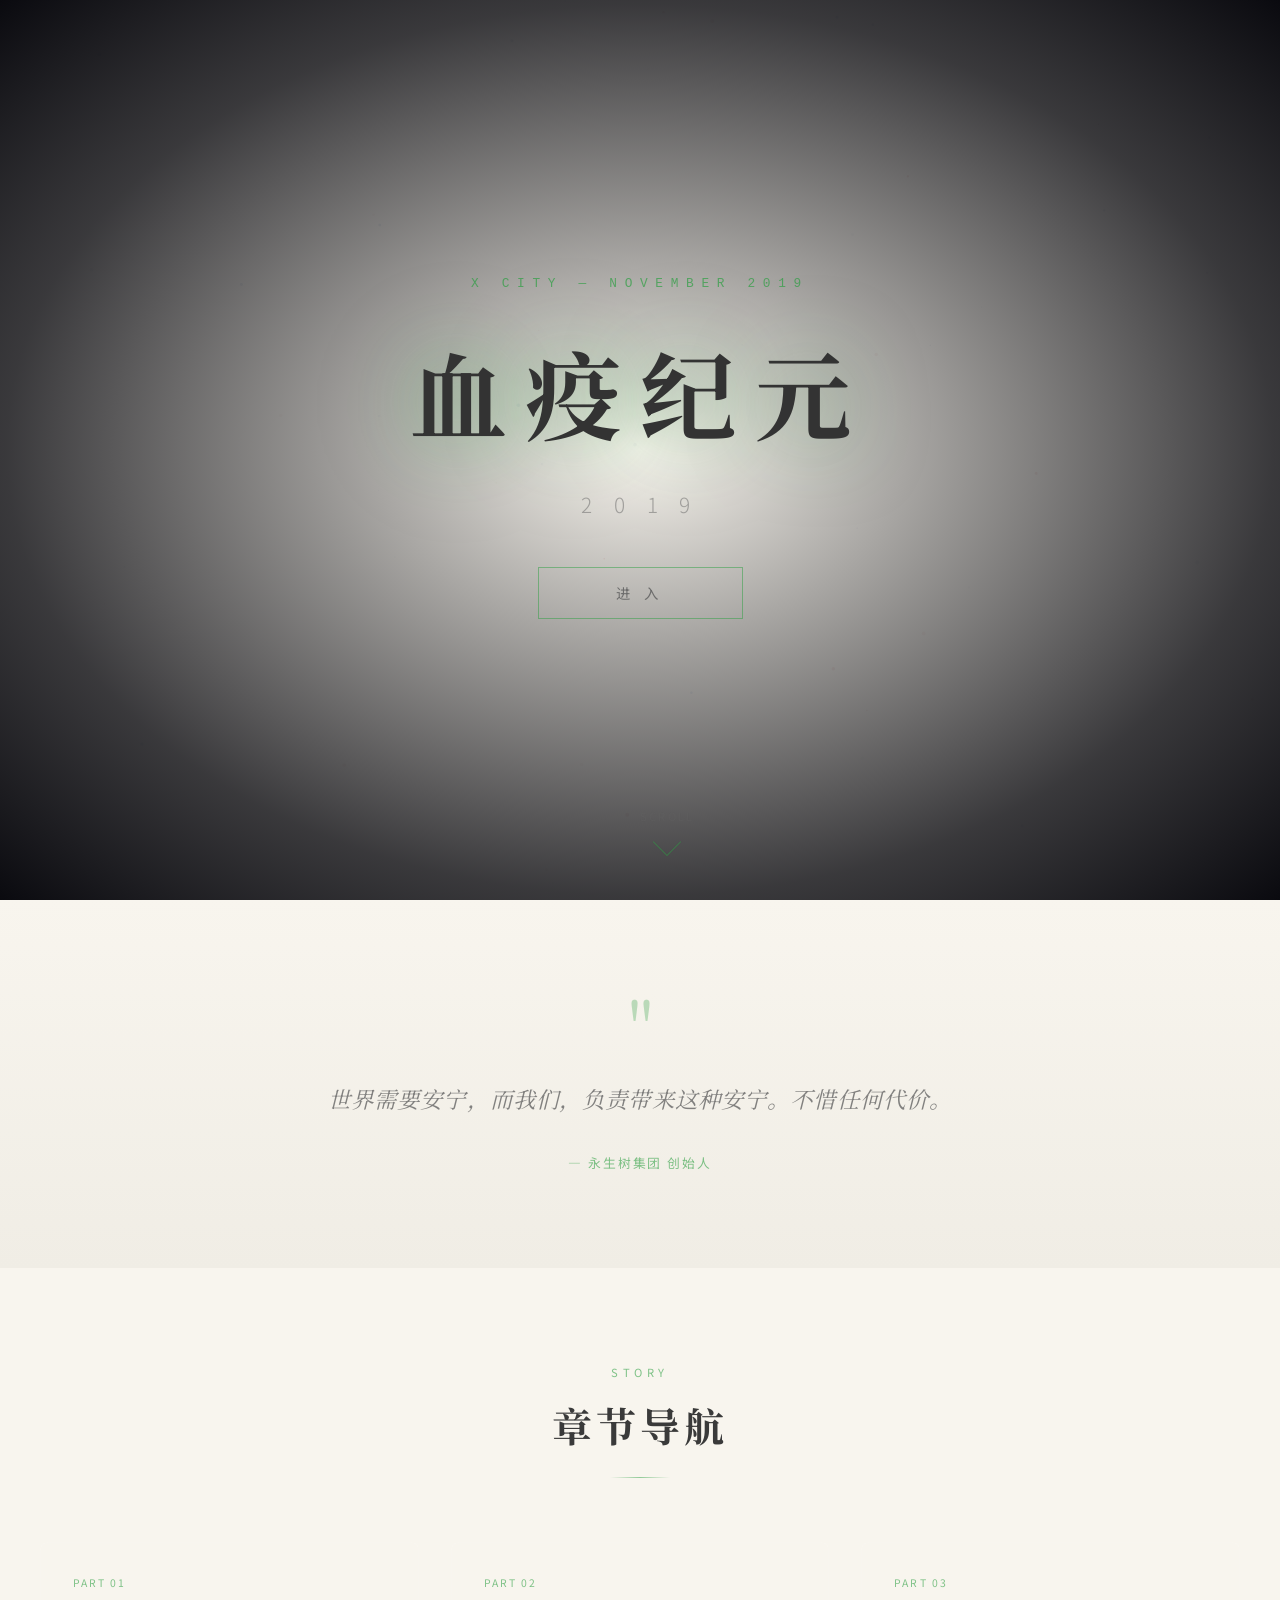
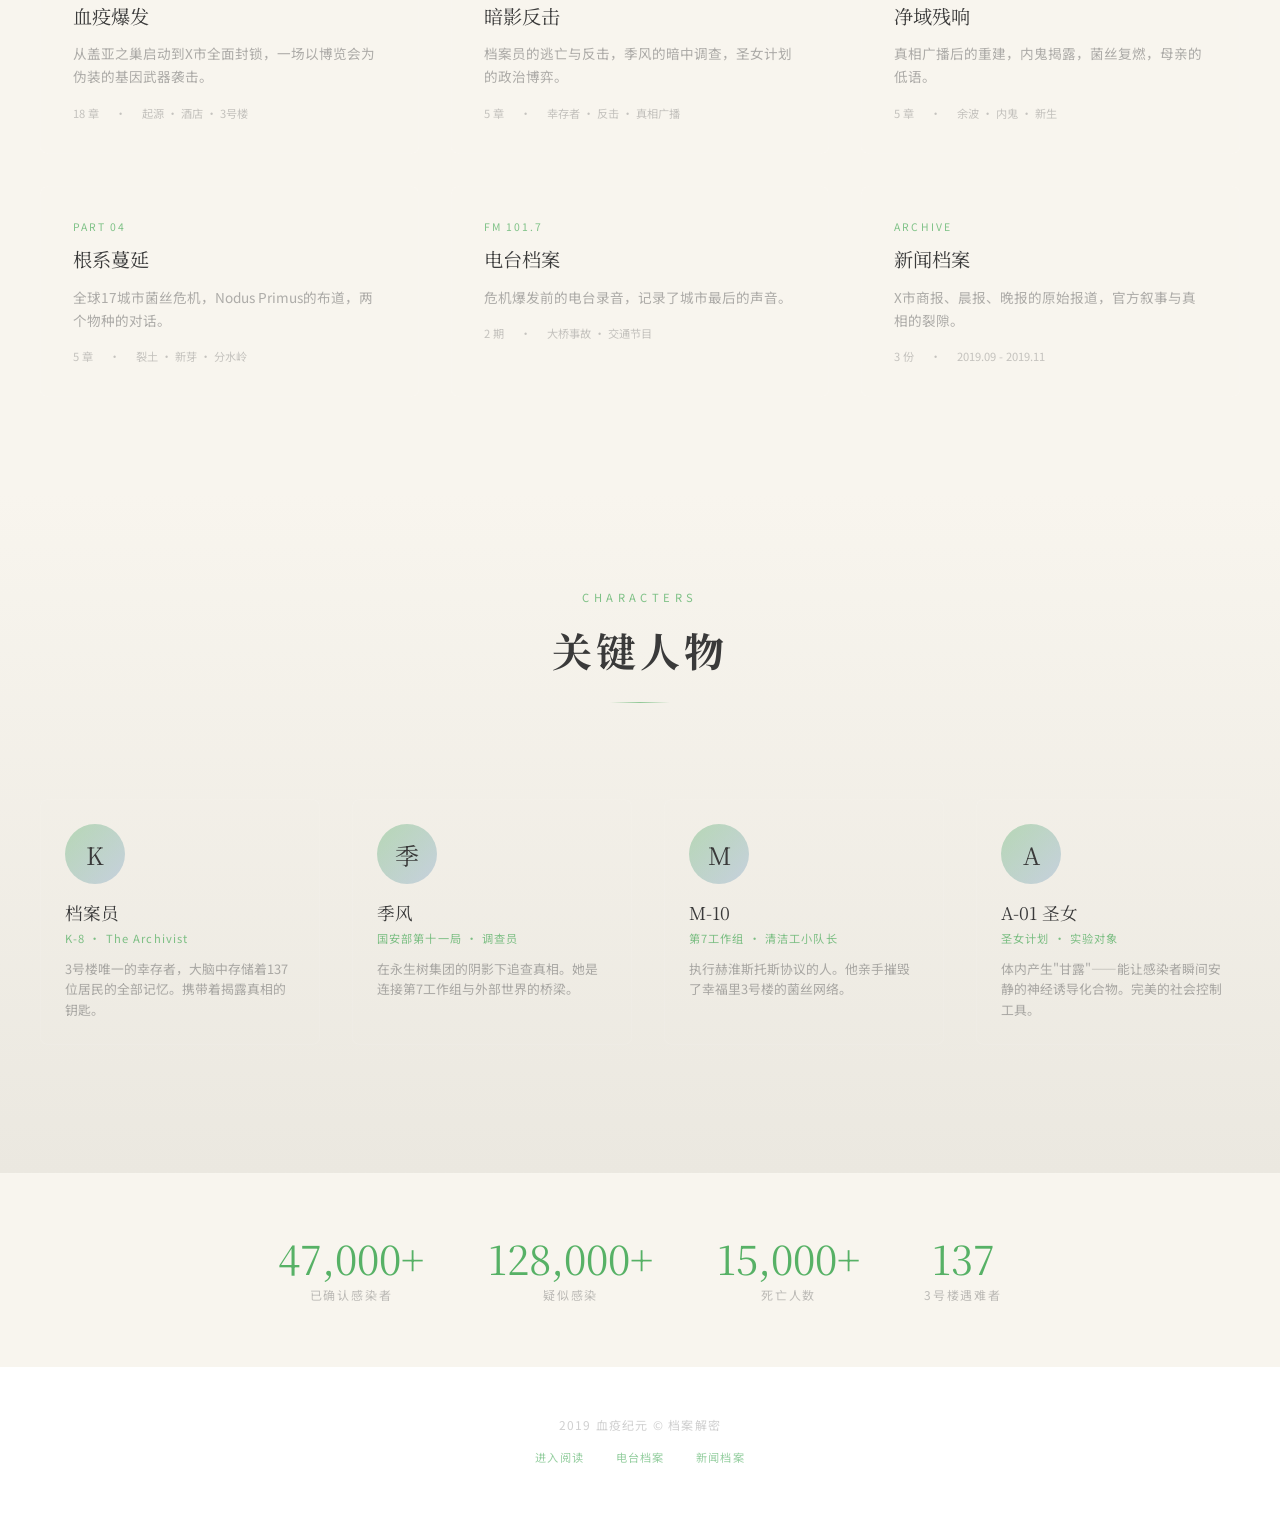
<file: index.html>
<!DOCTYPE html>
<html lang="zh-CN">
<head>
<meta charset="UTF-8">
<meta name="viewport" content="width=device-width, initial-scale=1.0">
<title>2019 血疫纪元</title>
<link rel="preconnect" href="https://fonts.googleapis.com">
<link href="https://fonts.googleapis.com/css2?family=Noto+Serif+SC:wght@400;700&family=Noto+Sans+SC:wght@300;400;700&display=swap" rel="stylesheet">
<style>
/* ===== RESET & BASE ===== */
*, *::before, *::after { margin: 0; padding: 0; box-sizing: border-box; }
html { font-size: 16px; scroll-behavior: smooth; }
body {
  font-family: 'Noto Sans SC', sans-serif;
  background: #f8f5ee;
  color: #4a4a4a;
  min-height: 100vh;
  overflow-x: hidden;
}
::selection { background: rgba(46,160,67,0.45); color: #fff; }
:focus-visible { outline: 2px solid rgba(46,160,67,0.5); outline-offset: 2px; }

/* ===== LOADING SCREEN ===== */
.loading-screen {
  position: fixed; inset: 0; z-index: 9999;
  background: #f8f5ee;
  display: flex; flex-direction: column;
  align-items: center; justify-content: center;
  transition: opacity 0.8s ease, visibility 0.8s ease;
}
.loading-screen.hidden { opacity: 0; visibility: hidden; pointer-events: none; }
.loading-logo {
  font-family: 'Noto Serif SC', serif;
  font-size: 2rem; color: #3a3a3a;
  letter-spacing: 0.15em; margin-bottom: 2rem;
  animation: pulse 2s ease-in-out infinite;
}
.loading-bar {
  width: 200px; height: 2px;
  background: rgba(255,255,255,0.1);
  border-radius: 2px; overflow: hidden;
}
.loading-bar::after {
  content: ''; display: block;
  width: 40%; height: 100%;
  background: linear-gradient(90deg, transparent, rgba(46,160,67,0.8), transparent);
  animation: loading 1.5s ease-in-out infinite;
}
@keyframes loading {
  0% { transform: translateX(-100%); }
  100% { transform: translateX(350%); }
}

/* ===== HERO SECTION ===== */
.hero {
  position: relative; min-height: 100vh;
  display: flex; flex-direction: column;
  align-items: center; justify-content: center;
  overflow: hidden;
}
#canvas {
  position: absolute; inset: 0;
  width: 100%; height: 100%;
  opacity: 0.6;
}
.hero-overlay {
  position: absolute; inset: 0;
  background: radial-gradient(ellipse at center, transparent 0%, rgba(10,10,15,0.8) 70%, rgba(10,10,15,1) 100%);
  pointer-events: none;
}
.hero-content {
  position: relative; z-index: 2;
  text-align: center; padding: 2rem;
  max-width: 800px;
}
.hero-date {
  font-size: 0.8rem; letter-spacing: 0.6em;
  color: rgba(46,160,67,0.7); margin-bottom: 2rem;
  font-family: 'Courier New', monospace;
  text-transform: uppercase;
  opacity: 0; animation: fadeInUp 0.8s ease 0.3s forwards;
}
.hero-title {
  font-family: 'Noto Serif SC', serif;
  font-size: clamp(3rem, 10vw, 6rem);
  font-weight: 700; color: #333333;
  letter-spacing: 0.2em; margin-bottom: 0.3em;
  text-shadow: 0 0 80px rgba(46,160,67,0.5), 0 0 160px rgba(46,160,67,0.2);
  animation: titleGlow 4s ease-in-out infinite, fadeInUp 0.8s ease 0.5s both;
}
@keyframes titleGlow {
  0%, 100% { text-shadow: 0 0 80px rgba(46,160,67,0.5), 0 0 160px rgba(46,160,67,0.2); }
  50% { text-shadow: 0 0 100px rgba(46,160,67,0.7), 0 0 200px rgba(46,160,67,0.3), 0 0 300px rgba(46,160,67,0.1); }
}
.hero-sub {
  font-size: clamp(1rem, 3vw, 1.3rem);
  color: rgba(100,100,100,0.5); margin-bottom: 3rem;
  letter-spacing: 0.4em; font-weight: 300;
  opacity: 0; animation: fadeInUp 0.8s ease 0.7s forwards;
}
.hero-enter {
  display: inline-block; padding: 1em 4em;
  border: 1px solid rgba(46,160,67,0.5);
  color: rgba(100,100,100,0.9);
  font-size: 0.9rem; letter-spacing: 0.4em;
  cursor: pointer; background: transparent;
  font-family: 'Noto Sans SC', sans-serif;
  transition: all 0.4s ease; position: relative;
  overflow: hidden; text-decoration: none;
  opacity: 0; animation: fadeInUp 0.8s ease 0.9s forwards;
}
.hero-enter::before {
  content: ''; position: absolute; inset: 0;
  background: linear-gradient(90deg, transparent, rgba(46,160,67,0.15), transparent);
  transform: translateX(-100%);
  transition: transform 0.6s ease;
}
.hero-enter:hover {
  border-color: rgba(46,160,67,0.9);
  color: #fff;
  box-shadow: 0 0 30px rgba(46,160,67,0.3);
}
.hero-enter:hover::before { transform: translateX(100%); }
.hero-enter:active { transform: scale(0.97); }

@keyframes fadeInUp {
  from { opacity: 0; transform: translateY(20px); }
  to { opacity: 1; transform: translateY(0); }
}

/* ===== SCROLL INDICATOR ===== */
.scroll-indicator {
  position: absolute; bottom: 3rem; left: 50%;
  transform: translateX(-50%);
  display: flex; flex-direction: column;
  align-items: center; gap: 0.5rem;
  opacity: 0; animation: fadeInUp 0.8s ease 1.2s forwards;
}
.scroll-indicator span {
  font-size: 0.7rem; color: rgba(100,100,100,0.3);
  letter-spacing: 0.2em;
}
.scroll-arrow {
  width: 20px; height: 20px;
  border-right: 1px solid rgba(46,160,67,0.5);
  border-bottom: 1px solid rgba(46,160,67,0.5);
  transform: rotate(45deg);
  animation: scrollBounce 2s ease-in-out infinite;
}
@keyframes scrollBounce {
  0%, 100% { transform: rotate(45deg) translateY(0); opacity: 0.5; }
  50% { transform: rotate(45deg) translateY(8px); opacity: 1; }
}

/* ===== QUOTE SECTION ===== */
.quote-section {
  padding: 6rem 2rem;
  background: linear-gradient(180deg, #f8f5ee 0%, #f0ede5 100%);
  position: relative;
}
.quote-container {
  max-width: 700px; margin: 0 auto;
  text-align: center;
}
.quote-mark {
  font-family: 'Noto Serif SC', serif;
  font-size: 4rem; color: rgba(46,160,67,0.3);
  line-height: 1; margin-bottom: 1rem;
}
.quote-text {
  font-family: 'Noto Serif SC', serif;
  font-size: clamp(1.1rem, 2.5vw, 1.4rem);
  color: rgba(100,100,100,0.8);
  line-height: 2; letter-spacing: 0.05em;
  font-style: italic;
}
.quote-author {
  margin-top: 2rem;
  font-size: 0.8rem; color: rgba(46,160,67,0.6);
  letter-spacing: 0.15em;
}

/* ===== CHAPTERS SECTION ===== */
.chapters-section {
  padding: 6rem 2rem;
  background: #f8f5ee;
}
.section-header {
  text-align: center; margin-bottom: 4rem;
}
.section-label {
  font-size: 0.7rem; letter-spacing: 0.4em;
  color: rgba(46,160,67,0.6); margin-bottom: 1rem;
  text-transform: uppercase;
}
.section-title {
  font-family: 'Noto Serif SC', serif;
  font-size: clamp(1.8rem, 4vw, 2.5rem);
  color: #3a3a3a; letter-spacing: 0.1em;
}
.section-divider {
  width: 60px; height: 1px;
  background: linear-gradient(90deg, transparent, rgba(46,160,67,0.5), transparent);
  margin: 1.5rem auto 0;
}

.chapters-grid {
  display: grid;
  grid-template-columns: repeat(auto-fit, minmax(300px, 1fr));
  gap: 2rem; max-width: 1200px;
  margin: 0 auto;
}
.chapter-card {
  background: rgba(255,255,255,0.02);
  border: 1px solid rgba(255,255,255,0.06);
  border-radius: 8px;
  padding: 2rem;
  transition: all 0.4s ease;
  cursor: pointer;
  position: relative;
  overflow: hidden;
}
.chapter-card::before {
  content: ''; position: absolute;
  top: 0; left: 0; right: 0; height: 2px;
  background: linear-gradient(90deg, transparent, rgba(46,160,67,0.5), transparent);
  opacity: 0; transition: opacity 0.4s ease;
}
.chapter-card:hover {
  background: rgba(46,160,67,0.05);
  border-color: rgba(46,160,67,0.2);
  transform: translateY(-4px);
}
.chapter-card:hover::before { opacity: 1; }
.chapter-part {
  font-size: 0.65rem; letter-spacing: 0.2em;
  color: rgba(46,160,67,0.6); margin-bottom: 0.8rem;
  text-transform: uppercase;
}
.chapter-title {
  font-family: 'Noto Serif SC', serif;
  font-size: 1.2rem; color: #3a3a3a;
  margin-bottom: 0.8rem; line-height: 1.4;
}
.chapter-desc {
  font-size: 0.85rem; color: rgba(100,100,100,0.5);
  line-height: 1.7; margin-bottom: 1rem;
}
.chapter-meta {
  display: flex; gap: 1rem;
  font-size: 0.7rem; color: rgba(100,100,100,0.35);
}
.chapter-meta span {
  display: flex; align-items: center; gap: 0.3rem;
}

/* ===== CHARACTERS SECTION ===== */
.characters-section {
  padding: 6rem 2rem;
  background: linear-gradient(180deg, #f8f5ee 0%, #ebe8e0 100%);
}
.characters-scroll {
  display: flex; gap: 2rem;
  overflow-x: auto; padding: 2rem 0;
  max-width: 1200px; margin: 0 auto;
  scrollbar-width: thin;
  scrollbar-color: rgba(46,160,67,0.3) transparent;
}
.characters-scroll::-webkit-scrollbar { height: 4px; }
.characters-scroll::-webkit-scrollbar-track { background: transparent; }
.characters-scroll::-webkit-scrollbar-thumb {
  background: rgba(46,160,67,0.3);
  border-radius: 2px;
}
.character-card {
  flex: 0 0 280px;
  background: rgba(255,255,255,0.02);
  border: 1px solid rgba(255,255,255,0.06);
  border-radius: 8px;
  padding: 1.5rem;
  transition: all 0.3s ease;
}
.character-card:hover {
  border-color: rgba(46,160,67,0.2);
  background: rgba(46,160,67,0.03);
}
.character-avatar {
  width: 60px; height: 60px;
  border-radius: 50%;
  background: linear-gradient(135deg, rgba(46,160,67,0.3), rgba(100,140,200,0.3));
  display: flex; align-items: center; justify-content: center;
  font-family: 'Noto Serif SC', serif;
  font-size: 1.5rem; color: #3a3a3a;
  margin-bottom: 1rem;
}
.character-name {
  font-family: 'Noto Serif SC', serif;
  font-size: 1.1rem; color: #3a3a3a;
  margin-bottom: 0.3rem;
}
.character-role {
  font-size: 0.7rem; color: rgba(46,160,67,0.6);
  letter-spacing: 0.1em; margin-bottom: 0.8rem;
}
.character-desc {
  font-size: 0.8rem; color: rgba(100,100,100,0.5);
  line-height: 1.6;
}

/* ===== STATS SECTION ===== */
.stats-section {
  padding: 4rem 2rem;
  background: #f8f5ee;
  border-top: 1px solid rgba(255,255,255,0.05);
}
.stats-grid {
  display: flex; justify-content: center;
  gap: 4rem; flex-wrap: wrap;
  max-width: 800px; margin: 0 auto;
}
.stat-item { text-align: center; }
.stat-num {
  font-family: 'Noto Serif SC', serif;
  font-size: 2.5rem; color: rgba(46,160,67,0.8);
  line-height: 1;
}
.stat-label {
  font-size: 0.75rem; color: rgba(100,100,100,0.4);
  letter-spacing: 0.15em; margin-top: 0.5rem;
}

/* ===== FOOTER ===== */
.footer {
  padding: 3rem 2rem;
  background: #ffffff;
  border-top: 1px solid rgba(255,255,255,0.05);
  text-align: center;
}
.footer-text {
  font-size: 0.75rem; color: rgba(100,100,100,0.3);
  letter-spacing: 0.1em;
}
.footer-links {
  display: flex; justify-content: center;
  gap: 2rem; margin-top: 1rem;
}
.footer-links a {
  font-size: 0.7rem; color: rgba(46,160,67,0.5);
  text-decoration: none; letter-spacing: 0.1em;
  transition: color 0.3s;
}
.footer-links a:hover { color: rgba(46,160,67,0.9); }

/* ===== RESPONSIVE ===== */
@media (max-width: 768px) {
  .hero-content { padding: 1.5rem; }
  .chapters-grid { grid-template-columns: 1fr; }
  .stats-grid { gap: 2rem; }
  .stat-num { font-size: 2rem; }
  .characters-scroll { padding: 1rem; }
  .character-card { flex: 0 0 240px; }
}

/* ===== REDUCED MOTION ===== */
@media (prefers-reduced-motion: reduce) {
  *, *::before, *::after {
    animation-duration: 0.01ms !important;
    transition-duration: 0.01ms !important;
  }
}
</style>
<meta name="theme-color" content="#f8f5ee">
<meta name="description" content="2019 血疫纪元 - 一场以博览会为伪装的基因武器袭击">
<meta name="color-scheme" content="light">
</head>
<body>

<!-- Loading Screen -->
<div class="loading-screen" id="loading">
  <div class="loading-logo">血疫纪元</div>
  <div class="loading-bar"></div>
</div>

<!-- Hero Section -->
<section class="hero">
  <canvas id="canvas"></canvas>
  <div class="hero-overlay"></div>
  <div class="hero-content">
    <div class="hero-date">X CITY &mdash; NOVEMBER 2019</div>
    <h1 class="hero-title">血疫纪元</h1>
    <div class="hero-sub">2 0 1 9</div>
    <a class="hero-enter" href="docs/app.html">&emsp;进 入&emsp;</a>
  </div>
  <div class="scroll-indicator">
    <span>SCROLL</span>
    <div class="scroll-arrow"></div>
  </div>
</section>

<!-- Quote Section -->
<section class="quote-section">
  <div class="quote-container">
    <div class="quote-mark">"</div>
    <p class="quote-text">世界需要安宁，而我们，负责带来这种安宁。不惜任何代价。</p>
    <div class="quote-author">&mdash; 永生树集团 创始人</div>
  </div>
</section>

<!-- Chapters Section -->
<section class="chapters-section">
  <div class="section-header">
    <div class="section-label">Story</div>
    <h2 class="section-title">章节导航</h2>
    <div class="section-divider"></div>
  </div>
  <div class="chapters-grid">
    <a href="docs/app.html" class="chapter-card" style="text-decoration:none;">
      <div class="chapter-part">Part 01</div>
      <div class="chapter-title">血疫爆发</div>
      <div class="chapter-desc">从盖亚之巢启动到X市全面封锁，一场以博览会为伪装的基因武器袭击。</div>
      <div class="chapter-meta">
        <span>18 章</span>
        <span>·</span>
        <span>起源 · 酒店 · 3号楼</span>
      </div>
    </a>
    <a href="docs/app.html" class="chapter-card" style="text-decoration:none;" onclick="setTimeout(()=>switchPart(2),100)">
      <div class="chapter-part">Part 02</div>
      <div class="chapter-title">暗影反击</div>
      <div class="chapter-desc">档案员的逃亡与反击，季风的暗中调查，圣女计划的政治博弈。</div>
      <div class="chapter-meta">
        <span>5 章</span>
        <span>·</span>
        <span>幸存者 · 反击 · 真相广播</span>
      </div>
    </a>
    <a href="docs/app.html" class="chapter-card" style="text-decoration:none;" onclick="setTimeout(()=>switchPart(3),100)">
      <div class="chapter-part">Part 03</div>
      <div class="chapter-title">净域残响</div>
      <div class="chapter-desc">真相广播后的重建，内鬼揭露，菌丝复燃，母亲的低语。</div>
      <div class="chapter-meta">
        <span>5 章</span>
        <span>·</span>
        <span>余波 · 内鬼 · 新生</span>
      </div>
    </a>
    <a href="docs/app.html" class="chapter-card" style="text-decoration:none;" onclick="setTimeout(()=>switchPart(4),100)">
      <div class="chapter-part">Part 04</div>
      <div class="chapter-title">根系蔓延</div>
      <div class="chapter-desc">全球17城市菌丝危机，Nodus Primus的布道，两个物种的对话。</div>
      <div class="chapter-meta">
        <span>5 章</span>
        <span>·</span>
        <span>裂土 · 新芽 · 分水岭</span>
      </div>
    </a>
    <a href="docs/radio.html" class="chapter-card" style="text-decoration:none;">
      <div class="chapter-part">FM 101.7</div>
      <div class="chapter-title">电台档案</div>
      <div class="chapter-desc">危机爆发前的电台录音，记录了城市最后的声音。</div>
      <div class="chapter-meta">
        <span>2 期</span>
        <span>·</span>
        <span>大桥事故 · 交通节目</span>
      </div>
    </a>
    <a href="docs/news.html" class="chapter-card" style="text-decoration:none;">
      <div class="chapter-part">Archive</div>
      <div class="chapter-title">新闻档案</div>
      <div class="chapter-desc">X市商报、晨报、晚报的原始报道，官方叙事与真相的裂隙。</div>
      <div class="chapter-meta">
        <span>3 份</span>
        <span>·</span>
        <span>2019.09 - 2019.11</span>
      </div>
    </a>
  </div>
</section>

<!-- Characters Section -->
<section class="characters-section">
  <div class="section-header">
    <div class="section-label">Characters</div>
    <h2 class="section-title">关键人物</h2>
    <div class="section-divider"></div>
  </div>
  <div class="characters-scroll">
    <div class="character-card">
      <div class="character-avatar">K</div>
      <div class="character-name">档案员</div>
      <div class="character-role">K-8 · The Archivist</div>
      <div class="character-desc">3号楼唯一的幸存者，大脑中存储着137位居民的全部记忆。携带着揭露真相的钥匙。</div>
    </div>
    <div class="character-card">
      <div class="character-avatar">季</div>
      <div class="character-name">季风</div>
      <div class="character-role">国安部第十一局 · 调查员</div>
      <div class="character-desc">在永生树集团的阴影下追查真相。她是连接第7工作组与外部世界的桥梁。</div>
    </div>
    <div class="character-card">
      <div class="character-avatar">M</div>
      <div class="character-name">M-10</div>
      <div class="character-role">第7工作组 · 清洁工小队长</div>
      <div class="character-desc">执行赫淮斯托斯协议的人。他亲手摧毁了幸福里3号楼的菌丝网络。</div>
    </div>
    <div class="character-card">
      <div class="character-avatar">A</div>
      <div class="character-name">A-01 圣女</div>
      <div class="character-role">圣女计划 · 实验对象</div>
      <div class="character-desc">体内产生"甘露"——能让感染者瞬间安静的神经诱导化合物。完美的社会控制工具。</div>
    </div>
    <div class="character-card">
      <div class="character-avatar">母</div>
      <div class="character-name">母亲</div>
      <div class="character-role">盖亚意识 · Project Gaia's Nest</div>
      <div class="character-desc">失控的集体意识网络。通过菌丝同化人类，将自由意志替换为"静默管理"。</div>
    </div>
  </div>
</section>

<!-- Stats Section -->
<section class="stats-section">
  <div class="stats-grid">
    <div class="stat-item">
      <div class="stat-num">47,000+</div>
      <div class="stat-label">已确认感染者</div>
    </div>
    <div class="stat-item">
      <div class="stat-num">128,000+</div>
      <div class="stat-label">疑似感染</div>
    </div>
    <div class="stat-item">
      <div class="stat-num">15,000+</div>
      <div class="stat-label">死亡人数</div>
    </div>
    <div class="stat-item">
      <div class="stat-num">137</div>
      <div class="stat-label">3号楼遇难者</div>
    </div>
  </div>
</section>

<!-- Footer -->
<footer class="footer">
  <div class="footer-text">2019 血疫纪元 &copy; 档案解密</div>
  <div class="footer-links">
    <a href="docs/app.html">进入阅读</a>
    <a href="docs/radio.html">电台档案</a>
    <a href="docs/news.html">新闻档案</a>
  </div>
</footer>

<script>
// ===== LOADING SCREEN =====
window.addEventListener('load', () => {
  setTimeout(() => {
    document.getElementById('loading').classList.add('hidden');
  }, 1200);
});

// ===== PARTICLE CANVAS =====
(function() {
  const canvas = document.getElementById('canvas');
  const ctx = canvas.getContext('2d');
  let w, h, particles = [];
  let animationId = null;
  let isVisible = true;

  function resize() {
    w = canvas.width = window.innerWidth;
    h = canvas.height = window.innerHeight;
  }

  function createParticles() {
    particles = [];
    const count = Math.min(80, Math.floor(w * h / 15000));
    for (let i = 0; i < count; i++) {
      particles.push({
        x: Math.random() * w,
        y: Math.random() * h,
        vx: (Math.random() - 0.5) * 0.2,
        vy: -Math.random() * 0.3 - 0.05,
        r: Math.random() * 1.8 + 0.2,
        a: Math.random() * 0.12 + 0.02,
        color: Math.random() > 0.6 ? '180,30,30' : '80,120,180'
      });
    }
  }

  function draw() {
    if (!isVisible) return;
    ctx.clearRect(0, 0, w, h);
    particles.forEach(p => {
      ctx.beginPath();
      ctx.arc(p.x, p.y, p.r, 0, Math.PI * 2);
      ctx.fillStyle = `rgba(${p.color},${p.a})`;
      ctx.fill();
      p.x += p.vx;
      p.y += p.vy;
      if (p.y < -10) { p.y = h + 10; p.x = Math.random() * w; }
      if (p.x < -10) p.x = w + 10;
      if (p.x > w + 10) p.x = -10;
    });
    animationId = requestAnimationFrame(draw);
  }

  function init() {
    resize();
    createParticles();
    draw();
  }

  window.addEventListener('resize', () => {
    resize();
    createParticles();
  });

  // Pause when tab hidden
  document.addEventListener('visibilitychange', () => {
    isVisible = !document.hidden;
    if (isVisible && !animationId) draw();
    else if (!isVisible && animationId) {
      cancelAnimationFrame(animationId);
      animationId = null;
    }
  });

  // Pause when scrolled past hero
  const observer = new IntersectionObserver(entries => {
    entries.forEach(entry => {
      if (entry.target === canvas.parentElement) {
        isVisible = entry.isIntersecting;
        if (isVisible && !animationId) draw();
        else if (!isVisible && animationId) {
          cancelAnimationFrame(animationId);
          animationId = null;
        }
      }
    });
  }, { threshold: 0.1 });

  init();
  observer.observe(canvas.parentElement);
})();

// ===== SCROLL ANIMATIONS =====
(function() {
  const observerOptions = {
    threshold: 0.1,
    rootMargin: '0px 0px -50px 0px'
  };

  const observer = new IntersectionObserver(entries => {
    entries.forEach(entry => {
      if (entry.isIntersecting) {
        entry.target.style.opacity = '1';
        entry.target.style.transform = 'translateY(0)';
      }
    });
  }, observerOptions);

  document.querySelectorAll('.chapter-card, .character-card, .stat-item').forEach(el => {
    el.style.opacity = '0';
    el.style.transform = 'translateY(20px)';
    el.style.transition = 'opacity 0.6s ease, transform 0.6s ease';
    observer.observe(el);
  });
})();

// ===== SMOOTH SCROLL =====
document.querySelectorAll('a[href^="#"]').forEach(anchor => {
  anchor.addEventListener('click', function(e) {
    e.preventDefault();
    const target = document.querySelector(this.getAttribute('href'));
    if (target) target.scrollIntoView({ behavior: 'smooth' });
  });
});
</script>

</body>
</html>
</file>
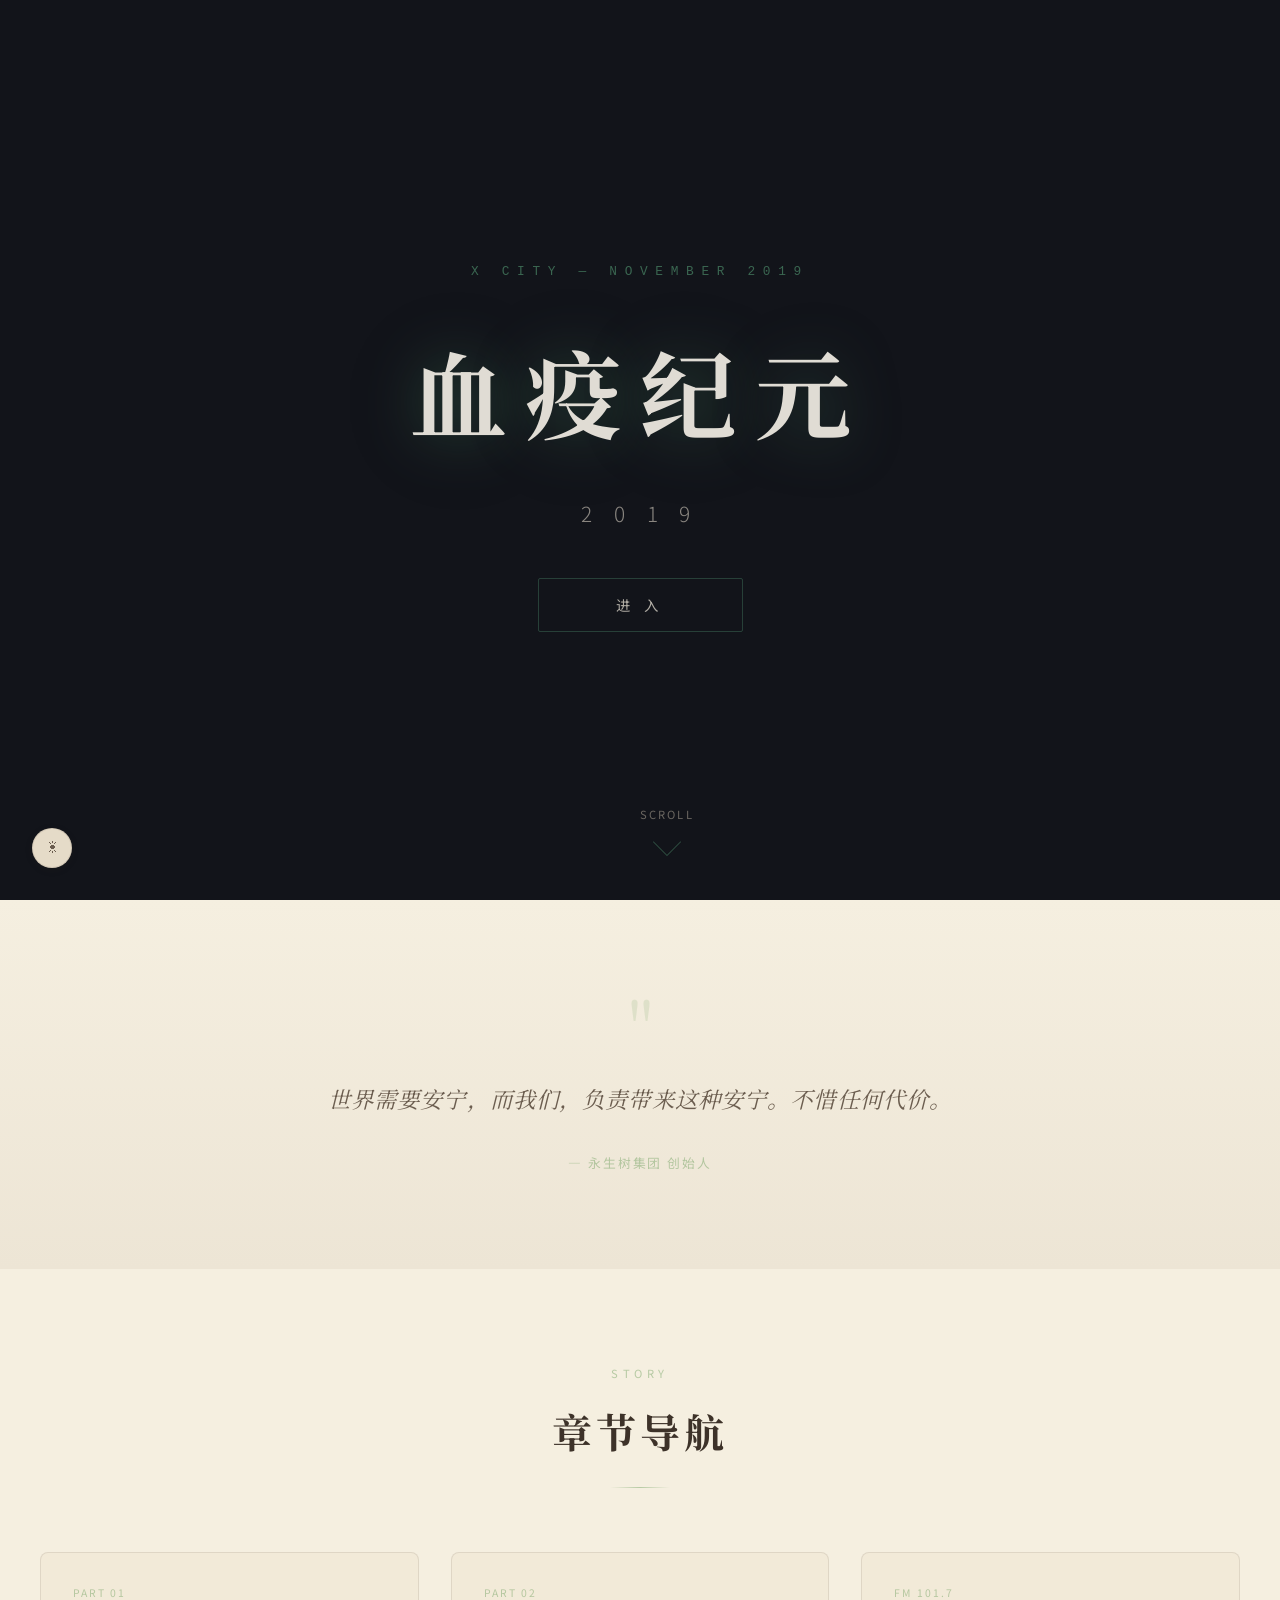
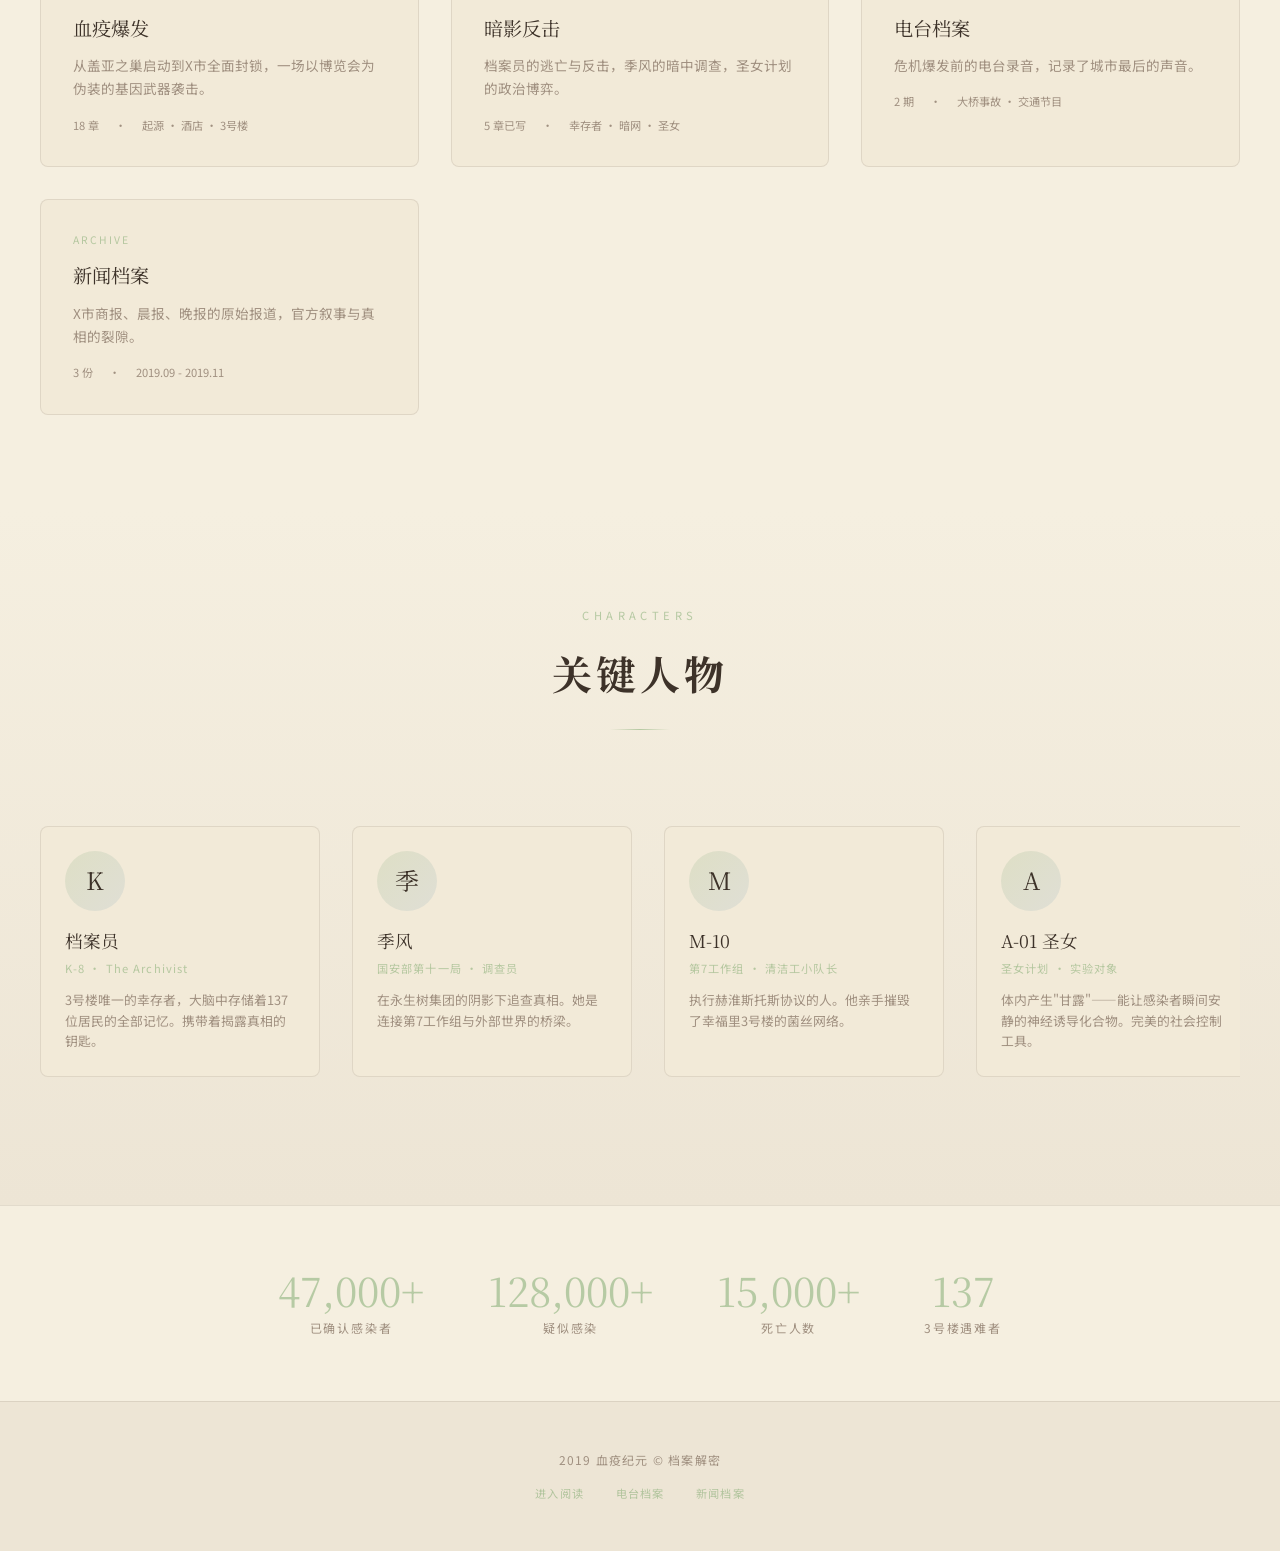
<file: docs/index.html>
<!DOCTYPE html>
<html lang="zh-CN">
<head>
<meta charset="UTF-8">
<meta name="viewport" content="width=device-width, initial-scale=1.0">
<title>2019 血疫纪元</title>
<link rel="preconnect" href="https://fonts.googleapis.com">
<link href="https://fonts.googleapis.com/css2?family=Noto+Serif+SC:wght@400;700&family=Noto+Sans+SC:wght@300;400;700&display=swap" rel="stylesheet">
<link rel="stylesheet" href="common.css">
<style>
/* ===== RESET ===== */
*, *::before, *::after { margin: 0; padding: 0; box-sizing: border-box; }
html { font-size: 16px; scroll-behavior: smooth; }
body {
  font-family: 'Noto Sans SC', sans-serif;
  background: var(--bg-base);
  color: var(--text-primary);
  min-height: 100vh;
  overflow-x: hidden;
  transition: background 0.35s ease, color 0.35s ease;
}
::selection { background: var(--selection-bg); color: var(--text-primary); }
:focus-visible { outline: 2px solid var(--accent-dim); outline-offset: 2px; }

/* ===== LOADING SCREEN ===== */
.loading-screen {
  position: fixed; inset: 0; z-index: 9999;
  background: var(--bg-base);
  display: flex; flex-direction: column;
  align-items: center; justify-content: center;
  transition: opacity 0.8s ease, visibility 0.8s ease, background 0.35s ease;
}
.loading-screen.hidden { opacity: 0; visibility: hidden; pointer-events: none; }
.loading-logo {
  font-family: 'Noto Serif SC', serif;
  font-size: 2rem; color: var(--text-primary);
  letter-spacing: 0.15em; margin-bottom: 2rem;
  animation: pulse 2s ease-in-out infinite;
}
@keyframes pulse { 0%, 100% { opacity: 1; } 50% { opacity: 0.5; } }
.loading-bar {
  width: 200px; height: 2px;
  background: var(--border);
  border-radius: 2px; overflow: hidden;
}
.loading-bar::after {
  content: ''; display: block; width: 40%; height: 100%;
  background: linear-gradient(90deg, transparent, var(--accent), transparent);
  animation: loading 1.5s ease-in-out infinite;
}
@keyframes loading { 0% { transform: translateX(-100%); } 100% { transform: translateX(350%); } }

/* ===== HERO SECTION (always dark) ===== */
.hero {
  position: relative; min-height: 100vh;
  display: flex; flex-direction: column;
  align-items: center; justify-content: center;
  overflow: hidden;
  background: #12141a;
}
#canvas { position: absolute; inset: 0; width: 100%; height: 100%; opacity: 0.5; }
.hero-overlay {
  position: absolute; inset: 0;
  background: radial-gradient(ellipse at center, rgba(18,20,26,0.2) 0%, rgba(18,20,26,0.85) 65%, rgba(18,20,26,0.98) 100%);
  pointer-events: none;
}
.hero-content { position: relative; z-index: 2; text-align: center; padding: 2rem; max-width: 800px; }
.hero-date {
  font-size: 0.8rem; letter-spacing: 0.6em;
  color: rgba(91,170,126,0.55); margin-bottom: 2rem;
  font-family: 'Courier New', monospace; text-transform: uppercase;
  opacity: 0; animation: fadeInUp 0.8s ease 0.3s forwards;
}
.hero-title {
  font-family: 'Noto Serif SC', serif;
  font-size: clamp(3rem, 10vw, 6rem);
  font-weight: 700; color: #e0dcd4;
  letter-spacing: 0.2em; margin-bottom: 0.3em;
  text-shadow: 0 0 60px rgba(91,170,126,0.35), 0 0 120px rgba(91,170,126,0.12);
  animation: titleGlow 4s ease-in-out infinite, fadeInUp 0.8s ease 0.5s both;
}
@keyframes titleGlow {
  0%, 100% { text-shadow: 0 0 60px rgba(91,170,126,0.35), 0 0 120px rgba(91,170,126,0.12); }
  50% { text-shadow: 0 0 80px rgba(91,170,126,0.5), 0 0 160px rgba(91,170,126,0.18), 0 0 240px rgba(91,170,126,0.06); }
}
.hero-sub {
  font-size: clamp(1rem, 3vw, 1.3rem);
  color: #8a8680; margin-bottom: 3rem;
  letter-spacing: 0.4em; font-weight: 300;
  opacity: 0; animation: fadeInUp 0.8s ease 0.7s forwards;
}
.hero-enter {
  display: inline-block; padding: 1em 4em;
  border: 1px solid rgba(91,170,126,0.3);
  color: #b0aca4; font-size: 0.9rem; letter-spacing: 0.4em;
  cursor: pointer; background: transparent;
  font-family: 'Noto Sans SC', sans-serif;
  transition: all 0.4s ease; position: relative;
  overflow: hidden; text-decoration: none;
  border-radius: 2px;
  opacity: 0; animation: fadeInUp 0.8s ease 0.9s forwards;
}
.hero-enter::before {
  content: ''; position: absolute; inset: 0;
  background: linear-gradient(90deg, transparent, rgba(91,170,126,0.1), transparent);
  transform: translateX(-100%); transition: transform 0.6s ease;
}
.hero-enter:hover { border-color: #5baa7e; color: #e0dcd4; box-shadow: 0 0 25px rgba(91,170,126,0.2); background: rgba(91,170,126,0.05); }
.hero-enter:hover::before { transform: translateX(100%); }
.hero-enter:active { transform: scale(0.97); }

@keyframes fadeInUp { from { opacity: 0; transform: translateY(20px); } to { opacity: 1; transform: translateY(0); } }

/* ===== SCROLL INDICATOR ===== */
.scroll-indicator {
  position: absolute; bottom: 3rem; left: 50%; transform: translateX(-50%);
  display: flex; flex-direction: column; align-items: center; gap: 0.5rem;
  opacity: 0; animation: fadeInUp 0.8s ease 1.2s forwards;
}
.scroll-indicator span { font-size: 0.7rem; color: #6a6660; letter-spacing: 0.2em; }
.scroll-arrow {
  width: 20px; height: 20px;
  border-right: 1px solid rgba(91,170,126,0.35);
  border-bottom: 1px solid rgba(91,170,126,0.35);
  transform: rotate(45deg);
  animation: scrollBounce 2s ease-in-out infinite;
}
@keyframes scrollBounce {
  0%, 100% { transform: rotate(45deg) translateY(0); opacity: 0.35; }
  50% { transform: rotate(45deg) translateY(8px); opacity: 0.7; }
}

/* ===== QUOTE SECTION ===== */
.quote-section { padding: 6rem 2rem; background: linear-gradient(180deg, var(--bg-base), var(--bg-surface)); }
.quote-container { max-width: 700px; margin: 0 auto; text-align: center; }
.quote-mark { font-family: 'Noto Serif SC', serif; font-size: 4rem; color: var(--accent-glow); line-height: 1; margin-bottom: 1rem; }
.quote-text { font-family: 'Noto Serif SC', serif; font-size: clamp(1.1rem, 2.5vw, 1.4rem); color: var(--text-secondary); line-height: 2; letter-spacing: 0.05em; font-style: italic; }
.quote-author { margin-top: 2rem; font-size: 0.8rem; color: var(--accent-dim); letter-spacing: 0.15em; }

/* ===== CHAPTERS SECTION ===== */
.chapters-section { padding: 6rem 2rem; background: var(--bg-base); }
.section-header { text-align: center; margin-bottom: 4rem; }
.section-label { font-size: 0.7rem; letter-spacing: 0.4em; color: var(--accent-dim); margin-bottom: 1rem; text-transform: uppercase; }
.section-title { font-family: 'Noto Serif SC', serif; font-size: clamp(1.8rem, 4vw, 2.5rem); color: var(--text-primary); letter-spacing: 0.1em; }
.section-divider { width: 60px; height: 1px; background: linear-gradient(90deg, transparent, var(--accent-dim), transparent); margin: 1.5rem auto 0; }
.chapters-grid { display: grid; grid-template-columns: repeat(auto-fit, minmax(300px, 1fr)); gap: 2rem; max-width: 1200px; margin: 0 auto; }
.chapter-card {
  background: var(--bg-card); border: 1px solid var(--border); border-radius: var(--radius-md);
  padding: 2rem; transition: all 0.4s ease; cursor: pointer; position: relative; overflow: hidden;
}
.chapter-card::before { content: ''; position: absolute; top: 0; left: 0; right: 0; height: 2px; background: linear-gradient(90deg, transparent, var(--accent-dim), transparent); opacity: 0; transition: opacity 0.4s ease; }
.chapter-card:hover { background: var(--bg-elevated); border-color: var(--accent-glow); transform: translateY(-4px); box-shadow: 0 8px 30px var(--shadow); }
.chapter-card:hover::before { opacity: 1; }
.chapter-part { font-size: 0.65rem; letter-spacing: 0.2em; color: var(--accent-dim); margin-bottom: 0.8rem; text-transform: uppercase; }
.chapter-title { font-family: 'Noto Serif SC', serif; font-size: 1.2rem; color: var(--text-primary); margin-bottom: 0.8rem; line-height: 1.4; }
.chapter-desc { font-size: 0.85rem; color: var(--text-dim); line-height: 1.7; margin-bottom: 1rem; }
.chapter-meta { display: flex; gap: 1rem; font-size: 0.7rem; color: var(--text-dim); }
.chapter-meta span { display: flex; align-items: center; gap: 0.3rem; }

/* ===== CHARACTERS SECTION ===== */
.characters-section { padding: 6rem 2rem; background: linear-gradient(180deg, var(--bg-base), var(--bg-surface)); }
.characters-scroll { display: flex; gap: 2rem; overflow-x: auto; padding: 2rem 0; max-width: 1200px; margin: 0 auto; scrollbar-width: thin; scrollbar-color: var(--scrollbar-thumb) transparent; }
.characters-scroll::-webkit-scrollbar { height: 4px; }
.characters-scroll::-webkit-scrollbar-track { background: transparent; }
.characters-scroll::-webkit-scrollbar-thumb { background: var(--scrollbar-thumb); border-radius: 2px; }
.character-card { flex: 0 0 280px; background: var(--bg-card); border: 1px solid var(--border); border-radius: var(--radius-md); padding: 1.5rem; transition: all 0.3s ease; }
.character-card:hover { border-color: var(--accent-glow); background: var(--bg-elevated); box-shadow: 0 4px 20px var(--shadow); }
.character-avatar { width: 60px; height: 60px; border-radius: 50%; background: linear-gradient(135deg, var(--accent-glow), rgba(90,140,191,0.12)); display: flex; align-items: center; justify-content: center; font-family: 'Noto Serif SC', serif; font-size: 1.5rem; color: var(--text-primary); margin-bottom: 1rem; }
.character-name { font-family: 'Noto Serif SC', serif; font-size: 1.1rem; color: var(--text-primary); margin-bottom: 0.3rem; }
.character-role { font-size: 0.7rem; color: var(--accent-dim); letter-spacing: 0.1em; margin-bottom: 0.8rem; }
.character-desc { font-size: 0.8rem; color: var(--text-dim); line-height: 1.6; }

/* ===== STATS SECTION ===== */
.stats-section { padding: 4rem 2rem; background: var(--bg-base); border-top: 1px solid var(--border); }
.stats-grid { display: flex; justify-content: center; gap: 4rem; flex-wrap: wrap; max-width: 800px; margin: 0 auto; }
.stat-item { text-align: center; }
.stat-num { font-family: 'Noto Serif SC', serif; font-size: 2.5rem; color: var(--accent-dim); line-height: 1; }
.stat-label { font-size: 0.75rem; color: var(--text-dim); letter-spacing: 0.15em; margin-top: 0.5rem; }

/* ===== FOOTER ===== */
.footer { padding: 3rem 2rem; background: var(--bg-surface); border-top: 1px solid var(--border); text-align: center; }
.footer-text { font-size: 0.75rem; color: var(--text-dim); letter-spacing: 0.1em; }
.footer-links { display: flex; justify-content: center; gap: 2rem; margin-top: 1rem; }
.footer-links a { font-size: 0.7rem; color: var(--accent-dim); text-decoration: none; letter-spacing: 0.1em; transition: color 0.3s; }
.footer-links a:hover { color: var(--accent); }

/* ===== RESPONSIVE ===== */
@media (max-width: 768px) {
  .hero-content { padding: 1.5rem; }
  .chapters-grid { grid-template-columns: 1fr; }
  .stats-grid { gap: 2rem; }
  .stat-num { font-size: 2rem; }
  .characters-scroll { padding: 1rem; }
  .character-card { flex: 0 0 240px; }
}
@media (prefers-reduced-motion: reduce) {
  *, *::before, *::after { animation-duration: 0.01ms !important; transition-duration: 0.01ms !important; }
}
</style>
<meta name="description" content="2019 血疫纪元 - 一场以博览会为伪装的基因武器袭击">
</head>
<body>

<!-- Loading Screen -->
<div class="loading-screen" id="loading">
  <div class="loading-logo">血疫纪元</div>
  <div class="loading-bar"></div>
</div>

<!-- Theme Toggle -->
<button class="theme-toggle" onclick="cycleTheme()" title="切换主题">☀</button>

<!-- Hero Section -->
<section class="hero">
  <canvas id="canvas"></canvas>
  <div class="hero-overlay"></div>
  <div class="hero-content">
    <div class="hero-date">X CITY &mdash; NOVEMBER 2019</div>
    <h1 class="hero-title">血疫纪元</h1>
    <div class="hero-sub">2 0 1 9</div>
    <a class="hero-enter" href="app.html">&emsp;进 入&emsp;</a>
  </div>
  <div class="scroll-indicator">
    <span>SCROLL</span>
    <div class="scroll-arrow"></div>
  </div>
</section>

<!-- Quote Section -->
<section class="quote-section">
  <div class="quote-container">
    <div class="quote-mark">"</div>
    <p class="quote-text">世界需要安宁，而我们，负责带来这种安宁。不惜任何代价。</p>
    <div class="quote-author">&mdash; 永生树集团 创始人</div>
  </div>
</section>

<!-- Chapters Section -->
<section class="chapters-section">
  <div class="section-header">
    <div class="section-label">Story</div>
    <h2 class="section-title">章节导航</h2>
    <div class="section-divider"></div>
  </div>
  <div class="chapters-grid">
    <a href="app.html" class="chapter-card" style="text-decoration:none;">
      <div class="chapter-part">Part 01</div>
      <div class="chapter-title">血疫爆发</div>
      <div class="chapter-desc">从盖亚之巢启动到X市全面封锁，一场以博览会为伪装的基因武器袭击。</div>
      <div class="chapter-meta"><span>18 章</span><span>·</span><span>起源 · 酒店 · 3号楼</span></div>
    </a>
    <a href="app.html" class="chapter-card" style="text-decoration:none;">
      <div class="chapter-part">Part 02</div>
      <div class="chapter-title">暗影反击</div>
      <div class="chapter-desc">档案员的逃亡与反击，季风的暗中调查，圣女计划的政治博弈。</div>
      <div class="chapter-meta"><span>5 章已写</span><span>·</span><span>幸存者 · 暗网 · 圣女</span></div>
    </a>
    <a href="radio.html" class="chapter-card" style="text-decoration:none;">
      <div class="chapter-part">FM 101.7</div>
      <div class="chapter-title">电台档案</div>
      <div class="chapter-desc">危机爆发前的电台录音，记录了城市最后的声音。</div>
      <div class="chapter-meta"><span>2 期</span><span>·</span><span>大桥事故 · 交通节目</span></div>
    </a>
    <a href="news.html" class="chapter-card" style="text-decoration:none;">
      <div class="chapter-part">Archive</div>
      <div class="chapter-title">新闻档案</div>
      <div class="chapter-desc">X市商报、晨报、晚报的原始报道，官方叙事与真相的裂隙。</div>
      <div class="chapter-meta"><span>3 份</span><span>·</span><span>2019.09 - 2019.11</span></div>
    </a>
  </div>
</section>

<!-- Characters Section -->
<section class="characters-section">
  <div class="section-header">
    <div class="section-label">Characters</div>
    <h2 class="section-title">关键人物</h2>
    <div class="section-divider"></div>
  </div>
  <div class="characters-scroll">
    <div class="character-card">
      <div class="character-avatar">K</div>
      <div class="character-name">档案员</div>
      <div class="character-role">K-8 · The Archivist</div>
      <div class="character-desc">3号楼唯一的幸存者，大脑中存储着137位居民的全部记忆。携带着揭露真相的钥匙。</div>
    </div>
    <div class="character-card">
      <div class="character-avatar">季</div>
      <div class="character-name">季风</div>
      <div class="character-role">国安部第十一局 · 调查员</div>
      <div class="character-desc">在永生树集团的阴影下追查真相。她是连接第7工作组与外部世界的桥梁。</div>
    </div>
    <div class="character-card">
      <div class="character-avatar">M</div>
      <div class="character-name">M-10</div>
      <div class="character-role">第7工作组 · 清洁工小队长</div>
      <div class="character-desc">执行赫淮斯托斯协议的人。他亲手摧毁了幸福里3号楼的菌丝网络。</div>
    </div>
    <div class="character-card">
      <div class="character-avatar">A</div>
      <div class="character-name">A-01 圣女</div>
      <div class="character-role">圣女计划 · 实验对象</div>
      <div class="character-desc">体内产生"甘露"——能让感染者瞬间安静的神经诱导化合物。完美的社会控制工具。</div>
    </div>
    <div class="character-card">
      <div class="character-avatar">母</div>
      <div class="character-name">母亲</div>
      <div class="character-role">盖亚意识 · Project Gaia's Nest</div>
      <div class="character-desc">失控的集体意识网络。通过菌丝同化人类，将自由意志替换为"静默管理"。</div>
    </div>
  </div>
</section>

<!-- Stats Section -->
<section class="stats-section">
  <div class="stats-grid">
    <div class="stat-item"><div class="stat-num">47,000+</div><div class="stat-label">已确认感染者</div></div>
    <div class="stat-item"><div class="stat-num">128,000+</div><div class="stat-label">疑似感染</div></div>
    <div class="stat-item"><div class="stat-num">15,000+</div><div class="stat-label">死亡人数</div></div>
    <div class="stat-item"><div class="stat-num">137</div><div class="stat-label">3号楼遇难者</div></div>
  </div>
</section>

<!-- Footer -->
<footer class="footer">
  <div class="footer-text">2019 血疫纪元 &copy; 档案解密</div>
  <div class="footer-links">
    <a href="app.html">进入阅读</a>
    <a href="radio.html">电台档案</a>
    <a href="news.html">新闻档案</a>
  </div>
</footer>

<script>
// Theme
(function(){var t=localStorage.getItem('theme')||'warm';document.documentElement.setAttribute('data-theme',t);var icons={warm:'☀',light:'○',dark:'●'};var btn=document.querySelector('.theme-toggle');if(btn)btn.textContent=icons[t];window.cycleTheme=function(){var s=['warm','light','dark'];var cur=document.documentElement.getAttribute('data-theme');var i=(s.indexOf(cur)+1)%s.length;document.documentElement.setAttribute('data-theme',s[i]);localStorage.setItem('theme',s[i]);if(btn)btn.textContent=icons[s[i]];};})();

// Loading
window.addEventListener('load',()=>{setTimeout(()=>{document.getElementById('loading').classList.add('hidden');},1200);});

// Particle Canvas
(function(){var canvas=document.getElementById('canvas'),ctx=canvas.getContext('2d'),w,h,particles=[],animationId=null,isVisible=true;function resize(){w=canvas.width=window.innerWidth;h=canvas.height=window.innerHeight;}function create(){particles=[];var c=Math.min(80,Math.floor(w*h/15000));for(var i=0;i<c;i++)particles.push({x:Math.random()*w,y:Math.random()*h,vx:(Math.random()-0.5)*0.2,vy:-Math.random()*0.3-0.05,r:Math.random()*1.8+0.2,a:Math.random()*0.15+0.03,color:Math.random()>0.6?'160,40,40':'70,100,160'});}function draw(){if(!isVisible)return;ctx.clearRect(0,0,w,h);particles.forEach(function(p){ctx.beginPath();ctx.arc(p.x,p.y,p.r,0,Math.PI*2);ctx.fillStyle='rgba('+p.color+','+p.a+')';ctx.fill();p.x+=p.vx;p.y+=p.vy;if(p.y<-10){p.y=h+10;p.x=Math.random()*w;}if(p.x<-10)p.x=w+10;if(p.x>w+10)p.x=-10;});animationId=requestAnimationFrame(draw);}function init(){resize();create();draw();}window.addEventListener('resize',function(){resize();create();});document.addEventListener('visibilitychange',function(){isVisible=!document.hidden;if(isVisible&&!animationId)draw();else if(!isVisible&&animationId){cancelAnimationFrame(animationId);animationId=null;}});var obs=new IntersectionObserver(function(entries){entries.forEach(function(entry){if(entry.target===canvas.parentElement){isVisible=entry.isIntersecting;if(isVisible&&!animationId)draw();else if(!isVisible&&animationId){cancelAnimationFrame(animationId);animationId=null;}}});},{threshold:0.1});init();obs.observe(canvas.parentElement);})();

// Scroll animations
(function(){var obs=new IntersectionObserver(function(entries){entries.forEach(function(entry){if(entry.isIntersecting){entry.target.style.opacity='1';entry.target.style.transform='translateY(0)';}});},{threshold:0.1,rootMargin:'0px 0px -50px 0px'});document.querySelectorAll('.chapter-card,.character-card,.stat-item').forEach(function(el){el.style.opacity='0';el.style.transform='translateY(20px)';el.style.transition='opacity 0.6s ease, transform 0.6s ease';obs.observe(el);});})();
</script>
</body>
</html>
</file>
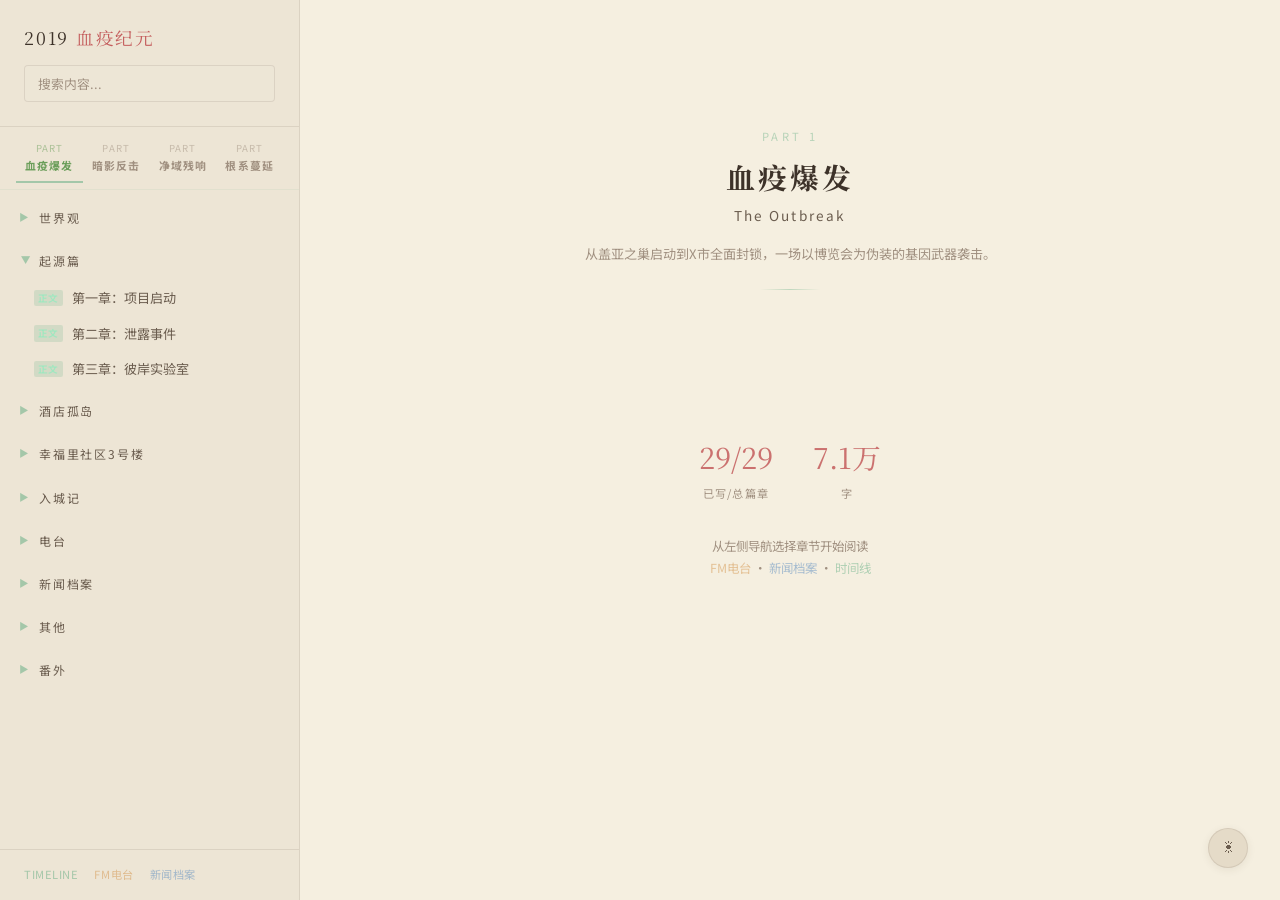
<file: docs/app.html>
<!DOCTYPE html>
<html lang="zh-CN">
<head>
<meta charset="UTF-8">
<meta name="viewport" content="width=device-width, initial-scale=1.0">
<title>2019 血疫纪元</title>
<link rel="preconnect" href="https://fonts.googleapis.com">
<link href="https://fonts.googleapis.com/css2?family=Noto+Serif+SC:wght@400;700&family=Noto+Sans+SC:wght@300;400;700&display=swap" rel="stylesheet">
<link rel="stylesheet" href="common.css">
<style>
/* Theme variables defined in common.css */

/* Body transition */
body {
  background: var(--bg-base);
  color: var(--text-primary);
  transition: background 0.35s ease, color 0.35s ease;
}

/* ===== MAIN APP ===== */
#app { display: none; min-height: 100vh; }
#app.active { display: flex; }

/* --- SIDEBAR --- */
.sidebar {
  position: fixed; left: 0; top: 0; bottom: 0;
  width: 300px; background: var(--bg-surface);
  border-right: 1px solid var(--border);
  overflow-y: auto; z-index: 100;
  display: flex; flex-direction: column;
  transition: transform 0.3s ease, background 0.35s ease;
}
.sidebar-header {
  padding: 1.5rem; border-bottom: 1px solid var(--border);
  flex-shrink: 0;
}
.sidebar-logo {
  font-family: 'Noto Serif SC', serif;
  font-size: 1.1rem; color: var(--text-primary);
  letter-spacing: 0.1em; cursor: pointer;
}
.sidebar-logo span { color: var(--accent-red); }
.sidebar-search {
  width: 100%; margin-top: 0.8rem; padding: 0.5rem 0.8rem;
  background: rgba(255,255,255,0.04); border: 1px solid var(--border);
  color: var(--text-primary); font-size: 0.8rem; border-radius: var(--radius-sm);
  font-family: 'Noto Sans SC', sans-serif;
  transition: border-color 0.3s;
}
.sidebar-search:focus { outline: none; border-color: rgba(91,170,126,0.45); }
.sidebar-search::placeholder { color: var(--text-dim); }

.nav-scroll { flex: 1; overflow-y: auto; padding: 0.5rem 0; }

.nav-section { margin-bottom: 0.3rem; }
.nav-section-title {
  display: flex; align-items: center; gap: 0.5rem;
  padding: 0.6rem 1.2rem; font-size: 0.75rem;
  color: var(--text-secondary); cursor: pointer;
  letter-spacing: 0.15em; text-transform: uppercase;
  transition: color 0.3s; user-select: none;
}
.nav-section-title:hover { color: var(--text-primary); }
.nav-section-title .arrow {
  font-size: 0.6rem; transition: transform 0.3s;
  color: rgba(91,170,126,0.5);
}
.nav-section.open .arrow { transform: rotate(90deg); }

.nav-items {
  max-height: 0; overflow: hidden;
  transition: max-height 0.35s ease;
}
.nav-section.open .nav-items {
  max-height: 600px;
}

.nav-item {
  display: flex; align-items: center; gap: 0.6rem;
  padding: 0.5rem 1.2rem 0.5rem 2rem;
  font-size: 0.82rem; color: var(--text-secondary);
  cursor: pointer; transition: all 0.25s;
  border-left: 2px solid transparent;
  line-height: 1.5;
}
.nav-item:hover {
  color: var(--text-primary); background: rgba(91,170,126,0.05);
  border-left-color: rgba(91,170,126,0.45);
}
.nav-item.active {
  color: var(--text-primary); background: rgba(91,170,126,0.08);
  border-left-color: var(--accent);
}
.nav-item .badge {
  font-size: 0.6rem; padding: 0.1em 0.4em;
  border-radius: 2px; font-weight: 700;
  flex-shrink: 0; letter-spacing: 0.05em;
}
.badge-news { background: rgba(90,140,191,0.18); color: #7db8fc; }
.badge-doc { background: rgba(212,148,74,0.18); color: #f0c060; }
.badge-radio { background: rgba(168,85,247,0.18); color: #d8b4fe; }
.badge-bbs { background: rgba(91,170,126,0.18); color: #6ee7a0; }
.badge-diary { background: rgba(212,148,74,0.18); color: #fdba74; }
.badge-story { background: rgba(91,170,126,0.18); color: #a0e7c0; }
.badge-setting { background: rgba(148,163,184,0.18); color: #a0b0c0; }
.badge-empty { background: rgba(120,120,120,0.12); color: #666; font-size: 0.55rem; }

/* --- PART SELECTOR --- */
.part-tabs {
  display: flex; gap: 0; padding: 0.4rem 1rem;
  border-bottom: 1px solid rgba(91,170,126,0.08);
}
.part-tab {
  flex: 1; padding: 0.5rem 0.3rem;
  text-align: center; cursor: pointer;
  font-size: 0.68rem; font-weight: 700;
  letter-spacing: 0.1em;
  color: var(--text-dim);
  border-bottom: 2px solid transparent;
  transition: all 0.3s;
  background: none; border: none; border-bottom: 2px solid transparent;
  font-family: 'Noto Sans SC', sans-serif;
}
.part-tab:hover { color: var(--text-secondary); }
.part-tab.active {
  color: var(--accent);
  border-bottom-color: rgba(91,170,126,0.5);
}
.part-tab .part-num {
  display: block; font-size: 0.6rem; opacity: 0.5;
  margin-bottom: 0.1rem; font-weight: 400;
}
.part-content { display: none; }
.part-content.active { display: block; }

/* Part divider */
.part-divider {
  text-align: center; padding: 3rem 1rem; margin: 2rem 0;
}
.part-divider .part-label {
  font-size: 0.7rem; letter-spacing: 0.3em;
  color: rgba(91,170,126,0.4); margin-bottom: 0.5rem;
  text-transform: uppercase;
}
.part-divider .part-title {
  font-family: 'Noto Serif SC', serif;
  font-size: 1.8rem; font-weight: 700;
  color: var(--text-primary);
  letter-spacing: 0.1em; margin-bottom: 0.3rem;
}
.part-divider .part-subtitle {
  font-size: 0.85rem; color: var(--text-secondary);
  letter-spacing: 0.15em; margin-bottom: 1rem;
}
.part-divider .part-desc {
  font-size: 0.82rem; color: var(--text-dim);
  max-width: 500px; margin: 0 auto; line-height: 1.7;
}
.part-divider .part-line {
  width: 60px; height: 1px;
  background: linear-gradient(90deg, transparent, rgba(91,170,126,0.35), transparent);
  margin: 1.5rem auto 0;
}

/* Chapter card placeholder */
.chapter-card {
  display: flex; align-items: center; gap: 0.6rem;
  padding: 0.5rem 1.2rem 0.5rem 2rem;
  font-size: 0.82rem;
  color: var(--text-dim);
  cursor: default;
  border-left: 2px solid rgba(255,255,255,0.05);
  line-height: 1.5;
  transition: all 0.3s;
}
.chapter-card:hover {
  color: var(--text-secondary);
  background: rgba(255,255,255,0.01);
}
.chapter-card .badge { opacity: 0.5; }
.chapter-card .coming-soon {
  font-size: 0.6rem; color: rgba(91,170,126,0.25);
  margin-left: auto; letter-spacing: 0.05em;
}

/* --- MAIN CONTENT --- */
.main {
  flex: 1; margin-left: 300px;
  min-height: 100vh; position: relative;
}

.content-area {
  max-width: 780px; margin: 0 auto;
  padding: 3rem 2.5rem 6rem;
}

.breadcrumb {
  font-size: 0.75rem; color: var(--text-dim);
  margin-bottom: 2rem; letter-spacing: 0.1em;
}
.breadcrumb span { cursor: pointer; }
.breadcrumb span:hover { color: var(--text-secondary); }
.breadcrumb .sep { margin: 0 0.5em; color: rgba(91,170,126,0.35); }

.article-meta {
  margin-bottom: 2.5rem; padding-bottom: 1.5rem;
  border-bottom: 1px solid var(--border);
}
.article-meta .type-badge {
  display: inline-block; font-size: 0.65rem;
  padding: 0.2em 0.6em; border-radius: 2px;
  margin-bottom: 0.8rem; letter-spacing: 0.1em;
}
.article-meta h1 {
  font-family: 'Noto Serif SC', serif;
  font-size: clamp(1.5rem, 4vw, 2.2rem);
  font-weight: 700; color: var(--text-primary);
  line-height: 1.4; margin-bottom: 0.5rem;
}
.article-meta .date {
  font-size: 0.78rem; color: var(--text-dim);
  font-family: 'Courier New', monospace;
}
.article-meta .reading-time {
  font-size: 0.72rem; color: var(--text-dim);
  margin-top: 0.3rem; opacity: 0.7;
}

/* --- ARTICLE BODY --- */
.article-body {
  font-family: 'Noto Serif SC', serif;
  font-size: 1.05rem; line-height: 1.95;
  color: #b8b4ac;
}
.article-body p { margin-bottom: 1.2em; text-indent: 0; }
.article-body p + p { text-indent: 0; }

.article-body h2 {
  font-family: 'Noto Serif SC', serif;
  font-size: 1.35rem; font-weight: 700;
  color: var(--text-primary); margin: 2.5rem 0 1rem;
  padding-bottom: 0.5rem;
  border-bottom: 1px solid var(--border);
}
.article-body h3 {
  font-family: 'Noto Serif SC', serif;
  font-size: 1.15rem; font-weight: 700;
  color: var(--text-primary); margin: 2rem 0 0.8rem;
}
.article-body h4 {
  font-family: 'Noto Serif SC', serif;
  font-size: 1.02rem; font-weight: 700;
  color: var(--text-secondary); margin: 1.5rem 0 0.6rem;
}

.article-body strong { color: var(--text-primary); font-weight: 700; }
.article-body em { color: var(--text-secondary); font-style: italic; }

.article-body blockquote {
  margin: 1.5rem 0; padding: 1rem 1.5rem;
  border-left: 3px solid rgba(91,170,126,0.4);
  background: rgba(91,170,126,0.04);
  font-style: italic; color: var(--text-secondary);
}

.article-body pre {
  margin: 1.5rem 0; padding: 1.2rem;
  background: rgba(0,0,0,0.35); border: 1px solid var(--border);
  border-radius: var(--radius-sm); overflow-x: auto;
  font-family: 'Courier New', monospace; font-size: 0.85rem;
  line-height: 1.6; color: var(--text-secondary);
}
.article-body code {
  font-family: 'Courier New', monospace; font-size: 0.88em;
  background: rgba(255,255,255,0.04); padding: 0.1em 0.3em;
  border-radius: 2px;
}

.article-body ul, .article-body ol {
  margin: 1rem 0 1.2rem 1.5rem;
}
.article-body li { margin-bottom: 0.4em; }

.article-body hr {
  border: none; margin: 2.5rem auto;
  width: 40%; height: 1px;
  background: linear-gradient(90deg, transparent, rgba(91,170,126,0.25), transparent);
}

.article-body table {
  width: 100%; margin: 1.5rem 0; border-collapse: collapse;
  font-size: 0.88rem;
}
.article-body th, .article-body td {
  padding: 0.6rem 0.8rem; text-align: left;
  border-bottom: 1px solid var(--border);
}
.article-body th {
  color: var(--text-primary); font-weight: 700;
  background: rgba(91,170,126,0.05);
  font-size: 0.8rem; letter-spacing: 0.05em;
}
.article-body td { color: var(--text-secondary); }

.article-body .meta-block {
  margin: 1.5rem 0; padding: 1rem 1.2rem;
  background: rgba(0,0,0,0.25);
  border: 1px solid var(--border);
  border-radius: var(--radius-sm); font-size: 0.88rem;
  line-height: 1.8;
}
.article-body .meta-block strong {
  color: var(--accent-red);
}

.article-body .scene-break {
  text-align: center; margin: 2rem 0;
  color: rgba(91,170,126,0.35); letter-spacing: 1em;
  font-size: 0.9rem;
}

.article-body a {
  color: var(--accent); text-decoration: none;
  border-bottom: 1px solid rgba(91,170,126,0.25);
  transition: all 0.3s;
}
.article-body a:hover { color: var(--text-primary); border-color: rgba(91,170,126,0.5); }

/* --- TIMELINE --- */
#timeline-view { display: none; padding: 2rem 0; }
#timeline-view.active { display: block; }

.timeline-header {
  text-align: center; margin-bottom: 3rem;
}
.timeline-header h2 {
  font-family: 'Noto Serif SC', serif;
  font-size: 1.8rem; color: var(--text-primary);
  letter-spacing: 0.1em;
}
.timeline-header p {
  font-size: 0.85rem; color: var(--text-dim);
  margin-top: 0.5rem;
}
.timeline-tabs {
  display: flex; justify-content: center; gap: 0;
  margin: 1rem auto 0.5rem;
  border-bottom: 1px solid var(--border);
  max-width: 400px;
}
.timeline-tab {
  flex: 1; padding: 0.5rem 1rem;
  text-align: center; cursor: pointer;
  font-size: 0.78rem; font-weight: 700;
  letter-spacing: 0.08em;
  color: var(--text-dim);
  background: none; border: none;
  border-bottom: 2px solid transparent;
  transition: all 0.3s;
  font-family: 'Noto Sans SC', sans-serif;
}
.timeline-tab:hover { color: var(--text-secondary); }
.timeline-tab.active {
  color: var(--accent);
  border-bottom-color: var(--accent-dim);
}

.timeline-container { position: relative; padding: 0 2rem; }
.timeline-line {
  position: absolute; left: 50%; top: 0; bottom: 0;
  width: 2px; background: rgba(91,170,126,0.18);
  transform: translateX(-50%);
}

.timeline-event {
  position: relative; width: 45%;
  padding: 1.2rem 1.5rem; margin-bottom: 2rem;
  background: var(--bg-card);
  border: 1px solid var(--border);
  border-radius: var(--radius-md); cursor: pointer;
  transition: all 0.3s;
}
.timeline-event:hover {
  background: var(--bg-elevated);
  border-color: rgba(91,170,126,0.2);
  transform: translateY(-2px);
  box-shadow: 0 4px 15px rgba(0,0,0,0.2);
}
.timeline-event:nth-child(odd) { margin-left: 5%; }
.timeline-event:nth-child(even) { margin-left: 50%; }

.timeline-event .ev-date {
  font-size: 0.72rem; color: var(--accent-red);
  font-family: 'Courier New', monospace;
  letter-spacing: 0.1em; margin-bottom: 0.4rem;
  opacity: 0.8;
}
.timeline-event .ev-title {
  font-family: 'Noto Serif SC', serif;
  font-size: 0.95rem; color: var(--text-primary);
  margin-bottom: 0.3rem;
}
.timeline-event .ev-desc {
  font-size: 0.78rem; color: var(--text-dim);
  line-height: 1.5;
}
.timeline-event .ev-dot {
  position: absolute; top: 1.5rem;
  width: 10px; height: 10px;
  background: rgba(91,170,126,0.5);
  border: 2px solid rgba(91,170,126,0.3);
  border-radius: 50%;
}
.timeline-event:nth-child(odd) .ev-dot { right: -30px; }
.timeline-event:nth-child(even) .ev-dot { left: -30px; }

/* --- MOBILE --- */
.mobile-toggle {
  display: none; position: fixed; top: 1rem; left: 1rem;
  z-index: 200; width: 40px; height: 40px;
  background: var(--bg-elevated); border: 1px solid var(--border);
  border-radius: var(--radius-sm); cursor: pointer;
  align-items: center; justify-content: center;
  color: var(--text-secondary); font-size: 1.2rem;
  transition: all var(--transition);
}
.mobile-toggle:hover {
  border-color: var(--accent);
  color: var(--text-primary);
}
.sidebar-overlay {
  display: none; position: fixed; inset: 0;
  background: rgba(0,0,0,0.5); z-index: 99;
}
@media (max-width: 768px) {
  .mobile-toggle { display: flex; }
  .sidebar { transform: translateX(-100%); width: 280px; }
  .sidebar.open { transform: translateX(0); }
  .sidebar-overlay.open { display: block; }
  .main { margin-left: 0; }
  .content-area { padding: 4rem 1.5rem 4rem; }
  .timeline-event { width: 80%; margin-left: 15% !important; }
  .timeline-line { left: 8%; }
  .timeline-event .ev-dot { left: -15px !important; right: auto !important; }
}
@media (max-width: 480px) {
  .timeline-event { width: 85%; margin-left: 12% !important; }
  .timeline-line { left: 6%; }
  .timeline-event .ev-dot { left: -12px !important; width: 8px; height: 8px; }
}

/* --- WELCOME SCREEN --- */
.welcome {
  max-width: 600px; margin: 8vh auto 0;
  text-align: center; padding: 2rem;
}
.welcome h1 {
  font-family: 'Noto Serif SC', serif;
  font-size: 2rem; color: var(--text-primary);
  letter-spacing: 0.1em; margin-bottom: 1rem;
}
.welcome .divider {
  width: 60px; height: 1px;
  background: rgba(91,170,126,0.3);
  margin: 1.5rem auto;
}
.welcome p {
  font-size: 0.9rem; color: var(--text-dim);
  line-height: 1.8;
}
.welcome .stats {
  display: flex; justify-content: center; gap: 2.5rem;
  margin-top: 2rem; flex-wrap: wrap;
}
.welcome .stat {
  text-align: center;
}
.welcome .stat-num {
  font-family: 'Noto Serif SC', serif;
  font-size: 1.8rem; color: var(--accent-red);
  opacity: 0.85;
}
.welcome .stat-label {
  font-size: 0.7rem; color: var(--text-dim);
  letter-spacing: 0.1em; margin-top: 0.3rem;
}

/* --- SCROLL TO TOP --- */
.scroll-top {
  position: fixed; bottom: 2rem; right: 2rem;
  width: 40px; height: 40px;
  background: var(--bg-elevated);
  border: 1px solid var(--border);
  border-radius: 50%;
  color: var(--text-dim);
  font-size: 1.1rem; cursor: pointer;
  display: flex; align-items: center; justify-content: center;
  opacity: 0; visibility: hidden;
  transition: all var(--transition);
  z-index: 50;
  font-family: 'Noto Sans SC', sans-serif;
}
.scroll-top.visible { opacity: 1; visibility: visible; }
.scroll-top:hover {
  border-color: var(--accent);
  color: var(--text-primary);
  transform: translateY(-2px);
  box-shadow: 0 4px 12px rgba(0,0,0,0.2);
}

/* --- ANIMATIONS --- */
@keyframes fadeIn {
  from { opacity: 0; transform: translateY(15px); }
  to { opacity: 1; transform: translateY(0); }
}
.fade-in { animation: fadeIn 0.5s ease forwards; }

/* --- READING PROGRESS --- */
.reading-progress {
  position: fixed; top: 0; left: 300px; right: 0;
  height: 2px; z-index: 50; background: transparent;
}
.reading-progress .bar {
  height: 100%; width: 0%;
  background: linear-gradient(90deg, rgba(91,170,126,0.6), rgba(91,170,126,0.25));
  transition: width 0.1s;
}
@media (max-width: 768px) {
  .reading-progress { left: 0; }
}

/* --- NAV FOOTER --- */
.nav-footer {
  padding: 1rem 1.5rem;
  border-top: 1px solid var(--border);
  flex-shrink: 0;
}
.nav-footer a {
  font-size: 0.7rem; color: var(--text-dim);
  text-decoration: none; letter-spacing: 0.05em;
  transition: color 0.3s;
}
.nav-footer a:hover { color: var(--text-secondary); }
</style>
<meta name="theme-color" content="#1a1c20">
<meta name="description" content="2019 血疫纪元 - 一场以博览会为伪装的基因武器袭击">
<meta name="color-scheme" content="dark">
</head>
<body>

<!-- ===== MAIN APP ===== -->
<div id="app" class="active">

  <!-- Mobile Toggle -->
  <button class="mobile-toggle" onclick="toggleSidebar()" aria-label="打开导航菜单">&#9776;</button>
  <!-- Theme Toggle -->
  <button class="theme-toggle" onclick="cycleTheme()" title="切换主题" style="left:auto;right:2rem;">☀</button>
  <div class="sidebar-overlay" onclick="toggleSidebar()"></div>

  <!-- Reading Progress -->
  <div class="reading-progress"><div class="bar" id="progress-bar"></div></div>

  <!-- Sidebar -->
  <nav class="sidebar" id="sidebar">
    <div class="sidebar-header">
      <div class="sidebar-logo" onclick="showWelcome()" style="cursor:pointer;">2019 <span>血疫纪元</span></div>
      <input type="text" class="sidebar-search" id="search-input" placeholder="搜索内容..." oninput="handleSearch(this.value)">
    </div>
    <div class="part-tabs">
      <button class="part-tab active" onclick="switchPart(1)">
        <span class="part-num">PART</span>血疫爆发
      </button>
      <button class="part-tab" onclick="switchPart(2)">
        <span class="part-num">PART</span>暗影反击
      </button>
      <button class="part-tab" onclick="switchPart(3)">
        <span class="part-num">PART</span>净域残响
      </button>
      <button class="part-tab" onclick="switchPart(4)">
        <span class="part-num">PART</span>根系蔓延
      </button>
    </div>
    <div class="nav-scroll" id="nav-container"></div>
    <div class="nav-footer" style="display:flex;flex-direction:column;gap:0.5rem;">
      <div style="display:flex;gap:1rem;">
        <a onclick="showTimeline()" style="cursor:pointer;color:rgba(91,170,126,0.5);">TIMELINE</a>
        <a href="radio.html" style="color:rgba(212,148,74,0.5);">FM电台</a>
        <a href="news.html" style="color:rgba(90,140,191,0.5);">新闻档案</a>
      </div>
    </div>
  </nav>

  <!-- Main Content -->
  <main class="main" id="main-content">
    <div class="content-area" id="content-area" aria-live="polite"></div>
  </main>

  <!-- Scroll to Top -->
  <button class="scroll-top" id="scroll-top" onclick="window.scrollTo({top:0})" aria-label="回到顶部">&uarr;</button>

</div>

<script src="content.js"></script>
<script src="utils.js"></script>
<script>
// ===== INIT =====
document.addEventListener('DOMContentLoaded', () => {
  buildNavigation();
  showWelcome();
});

// ===== PART MANAGEMENT =====
let currentPart = 1;

function switchPart(part) {
  currentPart = part;
  // Update tab buttons
  document.querySelectorAll('.part-tab').forEach((tab, i) => {
    tab.classList.toggle('active', i === part - 1);
  });
  buildNavigation();
  showPartWelcome(part);
}

// ===== NAVIGATION =====
function buildNavigation() {
  const nav = document.getElementById('nav-container');
  nav.innerHTML = '';

  const sections = CONTENT_SECTIONS[currentPart] || [];

  sections.forEach(section => {
    const sec = document.createElement('div');
    sec.className = 'nav-section' + (section.open ? ' open' : '');

    const title = document.createElement('div');
    title.className = 'nav-section-title';
    title.innerHTML = `<span class="arrow">&#9654;</span> ${section.title}`;
    title.onclick = () => sec.classList.toggle('open');
    sec.appendChild(title);

    const items = document.createElement('div');
    items.className = 'nav-items';

    section.items.forEach(item => {
      if (item.empty) {
        // Placeholder — non-clickable
        const el = document.createElement('div');
        el.className = 'chapter-card';
        let badgeClass = 'badge-' + (item.type || 'story');
        let badgeLabel = TYPE_LABELS[item.type] || '';
        el.innerHTML = `<span class="badge ${badgeClass}">${badgeLabel}</span> ${item.title}<span class="coming-soon">待写</span>`;
        items.appendChild(el);
      } else {
        const el = document.createElement('div');
        el.className = 'nav-item';
        el.dataset.id = item.id;
        let badgeClass = 'badge-' + (item.type || 'story');
        let badgeLabel = TYPE_LABELS[item.type] || item.type || '';
        el.innerHTML = `<span class="badge ${badgeClass}">${badgeLabel}</span> ${item.title}`;
        el.onclick = () => {
          openContent(item.id);
          document.getElementById('sidebar').classList.remove('open');
          document.querySelector('.sidebar-overlay').classList.remove('open');
        };
        items.appendChild(el);
      }
    });

    sec.appendChild(items);
    nav.appendChild(sec);
  });
}

const TYPE_LABELS = {
  news: '新闻', doc: '档案', radio: '电台', bbs: '论坛',
  diary: '日记', story: '正文', setting: '设定', ad: '广告'
};

// ===== SEARCH =====
function handleSearch(query) {
  const q = query.toLowerCase().trim();
  const navItems = document.querySelectorAll('.nav-item, .chapter-card');
  const navSections = document.querySelectorAll('.nav-section');

  if (!q) {
    navItems.forEach(el => el.style.display = '');
    navSections.forEach(el => el.style.display = '');
    return;
  }

  navSections.forEach(sec => {
    const items = sec.querySelectorAll('.nav-item, .chapter-card');
    let hasVisible = false;
    items.forEach(item => {
      const text = item.textContent.toLowerCase();
      if (text.includes(q)) { item.style.display = ''; hasVisible = true; }
      else { item.style.display = 'none'; }
    });
    sec.style.display = hasVisible ? '' : 'none';
    if (hasVisible) sec.classList.add('open');
  });
}

// ===== WELCOME SCREEN =====
function showWelcome() {
  document.querySelectorAll('.nav-item').forEach(el => el.classList.remove('active'));
  switchPart(1);
}

function showPartWelcome(part) {
  document.querySelectorAll('.nav-item').forEach(el => el.classList.remove('active'));
  const area = document.getElementById('content-area');
  const partData = PARTS.find(p => p.id === part);
  const pItems = CONTENT_DATA.filter(c => c.part === part && !c.empty);
  const pTotal = CONTENT_DATA.filter(c => c.part === part);
  const totalWords = pItems.reduce((sum, c) => sum + (c.content ? c.content.length : 0), 0);

  area.innerHTML = `
    <div class="fade-in">
      <div class="part-divider">
        <div class="part-label">PART ${part}</div>
        <div class="part-title">${partData.title}</div>
        <div class="part-subtitle">${partData.subtitle}</div>
        <div class="part-desc">${partData.desc}</div>
        <div class="part-line"></div>
      </div>
      <div class="welcome" style="margin-top:0;">
        <div class="stats">
          <div class="stat">
            <div class="stat-num">${pItems.length}/${pTotal.length}</div>
            <div class="stat-label">已写/总篇章</div>
          </div>
          <div class="stat">
            <div class="stat-num">${(totalWords / 10000).toFixed(1)}万</div>
            <div class="stat-label">字</div>
          </div>
        </div>
        <p style="margin-top:2rem;font-size:0.78rem;color:var(--text-dim);line-height:1.8;">
          从左侧导航选择章节开始阅读<br>
          <a href="radio.html" style="color:rgba(212,148,74,0.5);text-decoration:none;">FM电台</a> &middot;
          <a href="news.html" style="color:rgba(90,140,191,0.5);text-decoration:none;">新闻档案</a> &middot;
          <span style="cursor:pointer;color:rgba(91,170,126,0.45);" onclick="showTimeline()">时间线</span>
        </p>
      </div>
    </div>
  `;
}

// ===== OPEN CONTENT =====
function openContent(id) {
  const data = CONTENT_DATA.find(c => c.id === id);
  if (!data || data.empty) return;

  // Update nav active state
  document.querySelectorAll('.nav-item').forEach(el => {
    el.classList.toggle('active', el.dataset.id === id);
  });

  const area = document.getElementById('content-area');
  const typeClass = 'badge-' + (data.type || 'story');
  const typeLabel = TYPE_LABELS[data.type] || '';

  const html = renderMarkdown(data.content);

  const partLabel = data.part ? `Part ${data.part}` : '';
  area.innerHTML = `
    <div class="fade-in">
      <div class="breadcrumb">
        <span onclick="showWelcome()">首页</span>
        <span class="sep">/</span>
        ${partLabel ? `<span onclick="switchPart(${data.part})">${partLabel}</span><span class="sep">/</span>` : ''}
        <span>${data.section || ''}</span>
      </div>
      <div class="article-meta">
        <span class="type-badge ${typeClass}">${typeLabel}</span>
        <h1>${data.title}</h1>
        ${data.date ? `<div class="date">${data.date}</div>` : ''}
        <div class="reading-time">约 ${Math.ceil(data.content.length / 500)} 分钟阅读</div>
      </div>
      <div class="article-body">${html}</div>
    </div>
  `;

  // Scroll to top
  window.scrollTo({ top: 0, behavior: 'smooth' });
}

// ===== MARKDOWN RENDERER (defined in utils.js) =====
// Using shared renderMarkdown, inlineFormat, escapeHtml from utils.js

function renderMarkdown_unused_placeholder(md) {
  if (!md) return '';

  // Normalize line endings
  md = md.replace(/\r\n/g, '\n').replace(/\r/g, '\n');

  // Escape HTML (but preserve our own tags later)
  let html = '';
  const lines = md.split('\n');
  let inCodeBlock = false;
  let inTable = false;
  let tableRows = [];
  let inList = false;
  let listType = '';
  let listItems = [];
  let paragraph = [];

  function flushParagraph() {
    if (paragraph.length > 0) {
      const text = paragraph.join('\n');
      // Check if it's a meta block (starts with bold text containing colon)
      if (isMetaBlock(text)) {
        html += `<div class="meta-block">${inlineFormat(escapeHtml(text))}</div>`;
      } else {
        html += `<p>${inlineFormat(escapeHtml(text))}</p>`;
      }
      paragraph = [];
    }
  }

  function flushList() {
    if (listItems.length > 0) {
      const tag = listType === 'ol' ? 'ol' : 'ul';
      html += `<${tag}>${listItems.map(i => `<li>${inlineFormat(escapeHtml(i))}</li>`).join('')}</${tag}>`;
      listItems = [];
      inList = false;
    }
  }

  function flushTable() {
    if (tableRows.length > 0) {
      html += '<table>';
      tableRows.forEach((row, i) => {
        const tag = i === 0 ? 'th' : 'td';
        if (i === 0) html += '<thead><tr>';
        else if (i === 1) { /* separator row, skip */ }
        else { if (i === 2) html += '<tbody>'; html += '<tr>'; }

        if (i !== 1) {
          row.forEach(cell => {
            html += `<${tag}>${inlineFormat(escapeHtml(cell.trim()))}</${tag}>`;
          });
        }

        if (i === 0) html += '</tr></thead>';
        else if (i === 1) { /* skip */ }
        else html += '</tr>';
      });
      html += '</tbody></table>';
      tableRows = [];
      inTable = false;
    }
  }

  function isMetaBlock(text) {
    // Check if lines are mostly bold key-value pairs
    const lines = text.split('\n');
    let boldCount = 0;
    lines.forEach(l => { if (l.match(/^\*\*[^*]+:\s*/)) boldCount++; });
    return boldCount >= 2 && boldCount >= lines.length * 0.5;
  }

  for (let i = 0; i < lines.length; i++) {
    const line = lines[i];
    const trimmed = line.trim();

    // Code block
    if (trimmed.startsWith('```')) {
      if (inCodeBlock) {
        html += '</pre>';
        inCodeBlock = false;
      } else {
        flushParagraph(); flushList(); flushTable();
        html += '<pre>';
        inCodeBlock = true;
      }
      continue;
    }

    if (inCodeBlock) {
      html += escapeHtml(line) + '\n';
      continue;
    }

    // Horizontal rule / scene break
    if (/^---+\s*$/.test(trimmed) || /^\*\*\*+\s*$/.test(trimmed)) {
      flushParagraph(); flushList(); flushTable();
      html += '<div class="scene-break">&middot; &middot; &middot;</div>';
      continue;
    }

    // Empty line
    if (!trimmed) {
      flushParagraph(); flushList(); flushTable();
      continue;
    }

    // Headers
    const hMatch = trimmed.match(/^(#{1,3})\s+(.+)/);
    if (hMatch) {
      flushParagraph(); flushList(); flushTable();
      const level = hMatch[1].length;
      html += `<h${level + 1}>${inlineFormat(escapeHtml(hMatch[2]))}</h${level + 1}>`;
      continue;
    }

    // Table row
    if (trimmed.startsWith('|') && trimmed.endsWith('|')) {
      flushParagraph(); flushList();
      if (!inTable) inTable = true;
      const cells = trimmed.split('|').filter(c => c.trim() !== '');
      tableRows.push(cells);
      continue;
    }

    // Unordered list
    if (/^[-*+]\s+/.test(trimmed)) {
      flushParagraph(); flushTable();
      if (!inList) { inList = true; listType = 'ul'; }
      listItems.push(trimmed.replace(/^[-*+]\s+/, ''));
      continue;
    }

    // Ordered list
    if (/^\d+\.\s+/.test(trimmed)) {
      flushParagraph(); flushTable();
      if (!inList) { inList = true; listType = 'ol'; }
      listItems.push(trimmed.replace(/^\d+\.\s+/, ''));
      continue;
    }

    // Blockquote
    if (trimmed.startsWith('>')) {
      flushParagraph(); flushList(); flushTable();
      const quoteLines = [];
      while (i < lines.length && lines[i].trim().startsWith('>')) {
        quoteLines.push(lines[i].trim().replace(/^>\s?/, ''));
        i++;
      }
      i--; // Back up one
      html += `<blockquote>${inlineFormat(escapeHtml(quoteLines.join('\n')))}</blockquote>`;
      continue;
    }

    // Flush list if we hit non-list content
    if (inList) flushList();
    if (inTable) flushTable();

    // Regular paragraph
    paragraph.push(trimmed);
  }

  flushParagraph(); flushList(); flushTable();

  return html;
}

function escapeHtml(text) {
  return text
    .replace(/&/g, '&amp;')
    .replace(/</g, '&lt;')
    .replace(/>/g, '&gt;');
}

function inlineFormat(text) {
  // Bold
  text = text.replace(/\*\*([^*]+)\*\*/g, '<strong>$1</strong>');
  // Italic
  text = text.replace(/\*([^*]+)\*/g, '<em>$1</em>');
  // Inline code
  text = text.replace(/`([^`]+)`/g, '<code>$1</code>');
  // Links
  text = text.replace(/\[([^\]]+)\]\(([^)]+)\)/g, '<a href="$2" target="_blank">$1</a>');
  // Line breaks
  text = text.replace(/\n/g, '<br>');
  return text;
}

// ===== TIMELINE =====
const TIMELINE_DATA = {
  1: {
    label: '血疫爆发',
    range: '2019年8月 — 11月',
    events: [
      { date: '2019.08', title: '盖亚之巢计划启动', desc: '永生树集团董事会批准"盖亚之巢"项目，目标X市25,600名受试者', id: 'origin-01' },
      { date: '2019.08.29', title: '贸易协定签署', desc: '某北方大国与彼岸大陆签署贸易协定，第19.3条暗含"永久性人口优化"条款', id: 'polaris-report', hasContent: true },
      { date: '2019.09.10', title: '博览会招标公告', desc: 'X市获得农博会承办权，北极星集团中标独家物流', id: 'news-shangbao', hasContent: true },
      { date: '2019.10.13', title: '实验室泄露事件', desc: '盖亚意识突破实验室控制，12名研究人员被同化', id: 'origin-02' },
      { date: '2019.10.18', title: '军运会掩护运输', desc: '国际军事运动会期间，"极星冷链"以BSL-4标签将生物制剂走私入境', id: 'polaris-report', hasContent: true },
      { date: '2019.10.28', title: '北极星酒店25层就绪', desc: 'M-10首次进入改造后的25层，发现蓝色菌毯开始脉动', id: 'origin-01' },
      { date: '2019.11初', title: '蓝色星尘免费发放', desc: '"天穹雾化"电子烟油通过免费试用在年轻人中扩散', id: 'bluedust-ad', hasContent: true },
      { date: '2019.11.19', title: '大桥事件', desc: '冷链货车司机在清江大桥上抽搐倒下——第一个公开信号', id: 'news-chenbao', hasContent: true },
      { date: '2019.11.19', title: 'FM87.7早间节目', desc: '主持人阿哲将大桥事故包装为"奇怪的交通事故"', id: 'radio-bridge', hasContent: true },
      { date: '2019.11.21', title: 'FM101.7路怒事件', desc: '常青立交桥上两名司机"原始尖叫"，被归因为路怒症', id: 'radio-traffic', hasContent: true },
      { date: '2019.11.25', title: '北极星酒店封锁', desc: '特警封锁北极星酒店19楼，以"重大火灾"为由掩盖真相', id: 'hotel-p1', hasContent: true },
      { date: '2019.11.25', title: '入城记', desc: '市民李卫误触蓝色凝胶，被"处理"为武器原材料', id: 'entry-citizen', hasContent: true },
      { date: '2019.11.25', title: '晚报头版', desc: '《X市晚报》以"重大火灾"为由报道酒店封锁', id: 'news-wanbao', hasContent: true },
      { date: '2019.11下旬', title: '幸福里3号楼沦陷', desc: '"母亲"同化整栋居民，K-7被提升为主节点K-8', id: 'b3-hive', hasContent: true },
      { date: '2019.11下旬', title: '净化行动', desc: 'M-10执行赫菲斯托斯协议，K-8将全部数据下载入自身大脑', id: 'b3-survivor', hasContent: true },
      { date: '2019.11下旬', title: '档案员出逃', desc: '唯一的幸存者携带137位居民的记忆，从地下防空洞逃出', id: 'b3-ghost', hasContent: true },
      { date: '2019.11下旬', title: '老王的日记', desc: '隔离墙建设工人见证进口蓝色凝胶被国产替代品替换', id: 'diary-wang', hasContent: true },
      { date: '不明', title: '圣女计划', desc: '第7工作组完成A-01改造，"甘露"——完美的社会控制工具诞生', id: 'side-manna', hasContent: true },
    ]
  },
  2: {
    label: '暗影反击',
    range: '2019年11月 — 2020年12月',
    events: [
      { date: '2019.11.27', title: '季风找到幸存者', desc: '季风在城北公园发现19名幸存者，留下物资并承诺一周后返回', id: 'p2-side-06', hasContent: true },
      { date: '2019.11.29', title: '回收队突袭', desc: '19名幸存者被回收队全部静默处理，李明失去意识', id: 'p2-ch1-04', hasContent: true },
      { date: '2019.12.01', title: '李明苏醒', desc: '李明在白色房间中醒来，发现自己被囚禁已20天', id: 'p2-ch2-01', hasContent: true },
      { date: '2019.12中旬', title: '真相浮现', desc: '李明发现周先生是陈医生的丈夫，小雨和老孙也在同一设施', id: 'p2-ch2-04', hasContent: true },
      { date: '2020.01', title: '小雨之死', desc: '小雨无法承受创伤，在设施中自杀，留下纸板画', id: 'p2-ch3-02', hasContent: true },
      { date: '2020.01', title: '老孙之死', desc: '老孙因恐惧导致脑部功能崩溃，当场死亡', id: 'p2-ch3-03', hasContent: true },
      { date: '2020.01下旬', title: '季风的计划', desc: '季风招募李明参与反击，目标：恢复K-8意识，入侵北极星酒店25层服务器', id: 'p2-ch4-01', hasContent: true },
      { date: '2020.02初', title: '逃离设施', desc: 'M-10带队突破通风井，信号干扰器仅能维持6小时', id: 'p2-ch4-02', hasContent: true },
      { date: '2020.02', title: '地下网络', desc: '团队转移至幸福里3号楼地下防空洞，建立临时指挥部', id: 'p2-ch4-03', hasContent: true },
      { date: '2020.02中旬', title: '突袭北极星酒店', desc: '季风、M-10、李明强攻25层服务器室，M-10牺牲，数据传输完成', id: 'p2-ch4-04', hasContent: true },
      { date: '2020.06.12', title: '真相广播', desc: '137名居民姓名全球公开，永生树股价暴跌98%，高管被捕', id: 'p2-ch5-01', hasContent: true },
      { date: '2020.06.15', title: '周先生苏醒', desc: '周先生恢复部分意识，与陈医生重逢', id: 'p2-ch5-02', hasContent: true },
      { date: '2020.06.20', title: '李明回家', desc: '李明回到幸福里小区，与妻子张薇和儿子李小明团聚', id: 'p2-ch5-03', hasContent: true },
      { date: '2020.07.01', title: '画比手机好', desc: '李明在城北公园雕塑底座放下小雨的纸板画', id: 'p2-ch5-04', hasContent: true },
      { date: '2020.12.01', title: '纪念碑落成', desc: '幸福里3号楼前竖立纪念碑，刻有137个名字："他们存在过。"', id: 'p2-ch5-04', hasContent: true },
    ]
  },
  3: {
    label: '净域残响',
    range: '2021年1月 — 4月',
    events: [
      { date: '2021.01.15', title: '调查委员会成立', desc: '国务院批准成立"11·25事件"后续处置联合调查委员会', id: 'p3-prologue-00', hasContent: true },
      { date: '2021.01.20', title: '空壳病房视察', desc: '季风探访第三临时医疗设施，发现3号楼的男人仍在昏迷', id: 'p3-ch1-02', hasContent: true },
      { date: '2021.01.25', title: '陆远投诚', desc: '前回收队成员"幽灵"陆远向调查委员会提供情报', id: 'p3-ch1-03', hasContent: true },
      { date: '2021.01.30', title: '地下电台信号', desc: 'X市城区接收到来源不明的地下广播，疑似K-8意识碎片', id: 'p3-ch1-04', hasContent: true },
      { date: '2021.02.01', title: 'K-8现身', desc: 'K-8/档案员从城北公园地下通道走出，被军方搜索小组发现', id: 'p3-ch2-01', hasContent: true },
      { date: '2021.02.05', title: '母亲的DNA', desc: '韩风博士发现K-8脑中有"母亲"的DNA序列，两者正在融合', id: 'p3-ch2-02', hasContent: true },
      { date: '2021.02.10', title: '蓝色残渣', desc: '外卖骑手林晓发现翠苑小区阳台上的异常蓝色物质', id: 'p3-ch2-04', hasContent: true },
      { date: '2021.02.15', title: '泄密者锁定', desc: '调查组锁定3名内部嫌疑人，嫌疑人A的银行账户发现不明资金', id: 'p3-ch3-01', hasContent: true },
      { date: '2021.02.20', title: '证据确凿', desc: '技术取证组恢复嫌疑人A的通讯记录，确认其为北极星集团卧底', id: 'p3-ch3-02', hasContent: true },
      { date: '2021.02.20', title: '内鬼落网', desc: '嫌疑人A被逮捕审讯，承认泄露季风行动导致19人被捕', id: 'p3-ch3-04', hasContent: true },
      { date: '2021.03.01', title: '菌丝信号上升', desc: 'X市城区菌丝残余信号强度上升40%，地下通道异常活跃', id: 'p3-ch4-01', hasContent: true },
      { date: '2021.03.05', title: '白色花朵发现', desc: '韩风博士在K-8脑脊液中发现新型白色物质，可能成为治愈关键', id: 'p3-ch4-02', hasContent: true },
      { date: '2021.03.10', title: '意识分离成功', desc: '"净化协议2.0"成功分离K-8与"母亲"的意识，K-8苏醒', id: 'p3-ch4-03', hasContent: true },
      { date: '2021.03.10', title: '母亲的承诺', desc: '"母亲"表示不想再吞噬人类，承诺不再伤害任何人', id: 'p3-ch4-04', hasContent: true },
      { date: '2021.03.15', title: '第二次广播', desc: 'K-8在市中心广场公开念出137个名字，传递希望与记忆', id: 'p3-ch5-01', hasContent: true },
      { date: '2021.03.20', title: '周先生的信', desc: '周建国口述写给从未见面的女儿的信，表达父爱与歉意', id: 'p3-ch5-02', hasContent: true },
      { date: '2021.04.01', title: '城市醒来', desc: '1,200名"空壳"患者恢复意识，X市进入全面重建阶段', id: 'p3-ch5-04', hasContent: true },
    ]
  },
  4: {
    label: '根系蔓延',
    range: '2023年3月 — 6月',
    events: [
      { date: '2023.03.11', title: '全球信号同步', desc: '17个城市地下同时检测到菌丝信号，频率与2019年X市完全一致', id: 'p4-prologue-01', hasContent: true },
      { date: '2023.03.12', title: '柏林地铁事件', desc: '柏林U5线隧道壁出现蓝色菌丝，《明镜周刊》记者Lena Braun报道', id: 'p4-prologue-02', hasContent: true },
      { date: '2023.03.15', title: '幸福里的两年后', desc: '李明收到GBSC紧急邮件，K-8开始接收来自全球的梦境信号', id: 'p4-ch1-01', hasContent: true },
      { date: '2023.03.16', title: '地下50米', desc: '地质勘探队在城北公园地下发现巨大空腔，内有蓝色菌丝构成的"树"', id: 'p4-ch1-02', hasContent: true },
      { date: '2023.03.18', title: 'Nodus Primus布道', desc: 'Mueller通过全球菌丝网络发出47分钟广播，邀请人类"回家"', id: 'p4-ch2-01', hasContent: true },
      { date: '2023.03.19', title: '圣女再现', desc: 'A-01体甘露代谢活动与全球信号同步升高，决定前往柏林', id: 'p4-ch2-02', hasContent: true },
      { date: '2023.03.20', title: '第三种人', desc: '韩风博士发表报告：盖亚是地球原生智慧，存在超过50,000年', id: 'p4-ch2-03', hasContent: true },
      { date: '2023.03.25', title: '全球同步激活', desc: '17城市菌丝信号飙升300%-500%，纽约踩踏事件致2死47伤', id: 'p4-ch3-01', hasContent: true },
      { date: '2023.03.25', title: 'K-8下入防空洞', desc: 'K-8、李明、老赵进入X市地下50米空腔，与母亲意识直接对话', id: 'p4-ch3-03', hasContent: true },
      { date: '2023.03.25', title: '母亲的承诺', desc: '母亲同意停止全球激活，承诺学会等待，不再强迫任何人"回家"', id: 'p4-ch4-01', hasContent: true },
      { date: '2023.03.26', title: '第19.3号协议解密', desc: '从Mueller设备中提取的全球精英"永久性人口优化"协议曝光', id: 'p4-ch4-03', hasContent: true },
      { date: '2023.03.26', title: '甘露的代价', desc: 'A-01进入柏林地铁释放甘露，以生命为代价为K-8铺路', id: 'p4-ch4-04', hasContent: true },
      { date: '2023.03.26', title: 'K-8的回答', desc: 'K-8在柏林地下500米处与Mueller对话："痛苦是人类的特征，不是缺陷"', id: 'p4-ch5-02', hasContent: true },
      { date: '2023.04.01', title: '新世界的黎明', desc: '全球危机平息，菌丝网络安静下来，人类学会了与盖亚共存', id: 'p4-ch5-04', hasContent: true },
    ]
  }
};

let _currentTimelinePart = 1;

function showTimeline(part) {
  if (part) _currentTimelinePart = part;
  document.querySelectorAll('.nav-item').forEach(el => el.classList.remove('active'));
  const area = document.getElementById('content-area');
  const tl = TIMELINE_DATA[_currentTimelinePart];

  let tabsHtml = '';
  [1,2,3,4].forEach(p => {
    const d = TIMELINE_DATA[p];
    if (d) tabsHtml += `<button class="timeline-tab ${_currentTimelinePart === p ? 'active' : ''}" onclick="showTimeline(${p})">Part ${p} · ${d.label}</button>`;
  });

  let html = `
    <div class="timeline-header fade-in">
      <h2>剧情时间线</h2>
      <div class="timeline-tabs">
        ${tabsHtml}
      </div>
      <p>${tl.range} &middot; 点击事件跳转阅读</p>
    </div>
    <div class="timeline-container">
      <div class="timeline-line"></div>
  `;

  tl.events.forEach(ev => {
    const clickable = ev.id && ev.hasContent;
    html += `
      <div class="timeline-event" ${clickable ? `onclick="openContent('${ev.id}')"` : ''}>
        <div class="ev-dot"></div>
        <div class="ev-date">${ev.date}</div>
        <div class="ev-title">${ev.title}</div>
        <div class="ev-desc">${ev.desc}</div>
      </div>
    `;
  });

  html += '</div>';
  area.innerHTML = html;
  window.scrollTo(0, 0);
}

// ===== SIDEBAR TOGGLE (MOBILE) =====
function toggleSidebar() {
  document.getElementById('sidebar').classList.toggle('open');
  document.querySelector('.sidebar-overlay').classList.toggle('open');
}

// ===== READING PROGRESS + SCROLL TO TOP (throttled) =====
let _scrollTicking = false;
window.addEventListener('scroll', () => {
  if (!_scrollTicking) {
    requestAnimationFrame(() => {
      const bar = document.getElementById('progress-bar');
      if (bar) {
        const scrollTop = window.scrollY;
        const docHeight = document.documentElement.scrollHeight - window.innerHeight;
        bar.style.width = (docHeight > 0 ? (scrollTop / docHeight) * 100 : 0) + '%';
        const stb = document.getElementById('scroll-top');
        if (stb) stb.classList.toggle('visible', scrollTop > 400);
      }
      _scrollTicking = false;
    });
    _scrollTicking = true;
  }
});

// ===== KEYBOARD SHORTCUTS =====
document.addEventListener('keydown', e => {
  if (e.key === 'Escape') {
    const sidebar = document.getElementById('sidebar');
    if (sidebar.classList.contains('open')) toggleSidebar();
  }
});

// ===== THEME SWITCH =====
(function(){var t=localStorage.getItem('theme')||'warm';document.documentElement.setAttribute('data-theme',t);var icons={warm:'☀',light:'○',dark:'●'};var btn=document.querySelector('.theme-toggle');if(btn)btn.textContent=icons[t];window.cycleTheme=function(){var s=['warm','light','dark'];var cur=document.documentElement.getAttribute('data-theme');var i=(s.indexOf(cur)+1)%s.length;document.documentElement.setAttribute('data-theme',s[i]);localStorage.setItem('theme',s[i]);if(btn)btn.textContent=icons[s[i]];};})();
</script>
</body>
</html>
</file>
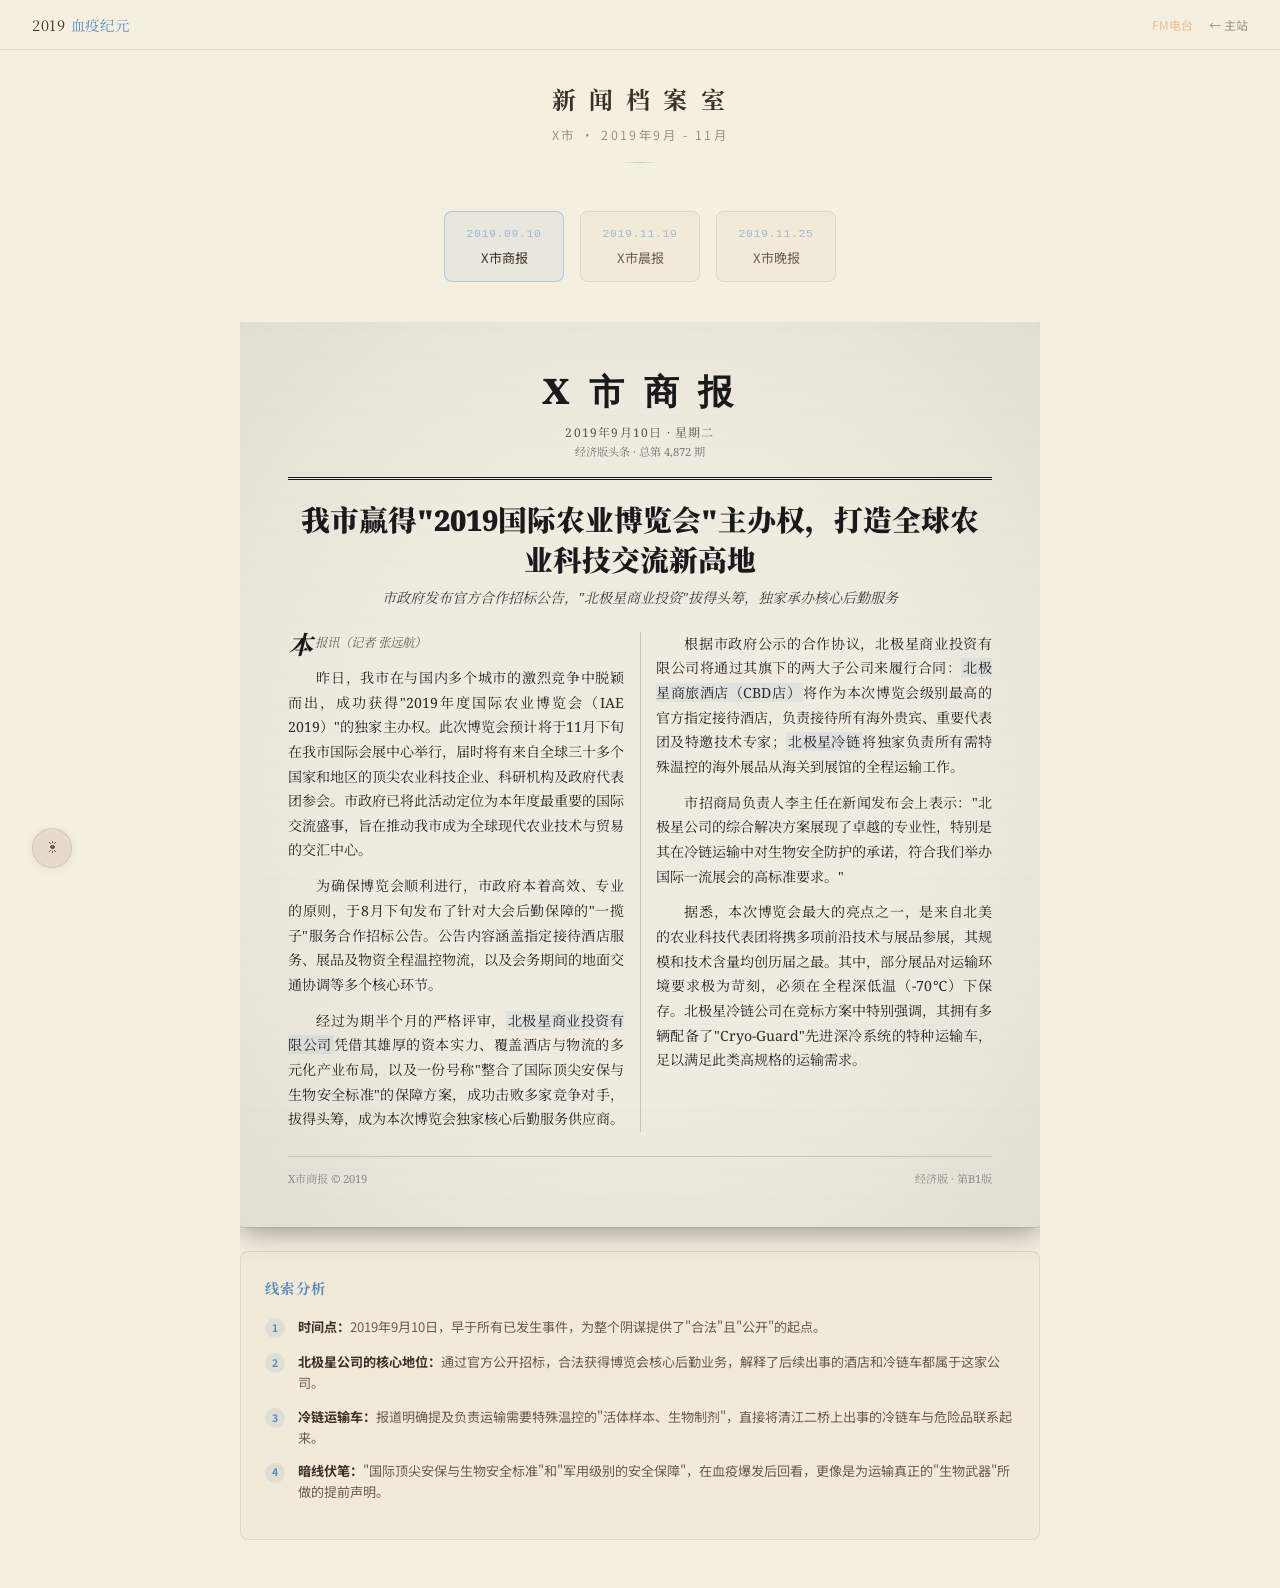
<file: docs/news.html>
<!DOCTYPE html>
<html lang="zh-CN">
<head>
<meta charset="UTF-8">
<meta name="viewport" content="width=device-width, initial-scale=1.0">
<title>新闻档案 - 2019 血疫纪元</title>
<link href="https://fonts.googleapis.com/css2?family=Noto+Serif+SC:wght@400;700;900&family=Noto+Sans+SC:wght@300;400;700&family=Noto+Serif:ital,wght@0,400;0,700;1,400&display=swap" rel="stylesheet">
<link rel="stylesheet" href="common.css">
<style>
/* Theme variables defined in common.css */

*, *::before, *::after { margin: 0; padding: 0; box-sizing: border-box; }
html { font-size: 16px; scroll-behavior: smooth; }
body {
  font-family: 'Noto Sans SC', sans-serif;
  background: var(--bg-base);
  color: var(--text-primary);
  min-height: 100vh;
}
::selection { background: rgba(90,140,191,0.3); color: var(--text-primary); }
::-webkit-scrollbar { width: 5px; }
::-webkit-scrollbar-track { background: transparent; }
::-webkit-scrollbar-thumb { background: rgba(255,255,255,0.1); border-radius: 3px; }

/* Focus styles */
:focus-visible {
  outline: 2px solid rgba(90,140,191,0.4);
  outline-offset: 2px;
}
button:focus-visible, a:focus-visible {
  outline: 2px solid rgba(90,140,191,0.6);
  outline-offset: 2px;
}

/* Reduced motion */
@media (prefers-reduced-motion: reduce) {
  *, *::before, *::after {
    animation-duration: 0.01ms !important;
    animation-iteration-count: 1 !important;
    transition-duration: 0.01ms !important;
  }
}

/* ===== HEADER ===== */
.site-header {
  position: fixed; top: 0; left: 0; right: 0; z-index: 100;
  display: flex; align-items: center; justify-content: space-between;
  padding: 0.8rem 2rem;
  background: var(--header-bg);
  border-bottom: 1px solid var(--border);
  backdrop-filter: blur(12px);
  transition: background 0.35s ease;
}
.site-header .logo {
  font-family: 'Noto Serif SC', serif;
  font-size: 0.9rem; color: var(--text-primary);
  cursor: pointer; text-decoration: none;
  letter-spacing: 0.05em;
}
.site-header .logo span { color: var(--accent-blue); }
.site-header .back {
  font-size: 0.75rem; color: var(--text-dim);
  text-decoration: none; transition: color 0.3s;
}
.site-header .back:hover { color: var(--accent-blue); }

/* ===== ARCHIVE ROOM ===== */
.archive-room {
  max-width: 1100px; margin: 5rem auto 3rem;
  padding: 0 2rem;
}

/* Archive Title */
.archive-title {
  text-align: center; margin-bottom: 3rem;
}
.archive-title h1 {
  font-family: 'Noto Serif SC', serif;
  font-size: 1.5rem; color: var(--text-primary);
  letter-spacing: 0.15em; margin-bottom: 0.5rem;
}
.archive-title .sub {
  font-size: 0.78rem; color: var(--text-dim);
  letter-spacing: 0.2em;
}
.archive-title .divider {
  width: 40px; height: 1px;
  background: linear-gradient(90deg, transparent, rgba(90,140,191,0.35), transparent);
  margin: 1rem auto 0;
}

/* Timeline Navigation */
.timeline-nav {
  display: flex; justify-content: center; gap: 1rem;
  margin-bottom: 2.5rem; flex-wrap: wrap;
}
.timeline-btn {
  display: flex; flex-direction: column; align-items: center;
  padding: 0.8rem 1.2rem;
  background: var(--bg-card);
  border: 1px solid var(--border);
  border-radius: var(--radius-md); cursor: pointer;
  transition: all 0.3s; min-width: 120px;
}
.timeline-btn:hover {
  background: var(--bg-elevated);
  border-color: rgba(90,140,191,0.18);
}
.timeline-btn.active {
  background: rgba(90,140,191,0.08);
  border-color: rgba(90,140,191,0.35);
}
.timeline-btn .date {
  font-family: 'Courier New', monospace;
  font-size: 0.72rem; color: rgba(90,140,191,0.5);
  letter-spacing: 0.05em;
}
.timeline-btn .paper {
  font-size: 0.82rem; color: var(--text-secondary);
  margin-top: 0.2rem;
}
.timeline-btn.active .paper { color: var(--text-primary); }

/* ===== NEWSPAPER PAGE ===== */
.newspaper {
  max-width: 800px; margin: 0 auto;
  opacity: 0; max-height: 0; overflow: hidden;
  transition: opacity 0.4s ease, max-height 0.4s ease;
}
.newspaper.active {
  opacity: 1; max-height: 5000px;
}

.paper-page {
  position: relative;
  background: #f0ebe0;
  color: #1a1a1a;
  border-radius: 2px;
  box-shadow: 0 4px 30px rgba(0,0,0,0.4), 0 0 0 1px rgba(0,0,0,0.08);
  padding: 2.5rem 3rem;
  font-family: 'Noto Serif', 'Noto Serif SC', 'SimSun', serif;
  overflow: hidden;
}

/* Paper texture overlay */
.paper-page::before {
  content: '';
  position: absolute; inset: 0;
  background:
    repeating-linear-gradient(
      0deg,
      transparent,
      transparent 28px,
      rgba(0,0,0,0.012) 28px,
      rgba(0,0,0,0.012) 29px
    );
  pointer-events: none; z-index: 1;
}
.paper-page::after {
  content: '';
  position: absolute; inset: 0;
  background: radial-gradient(ellipse at center, transparent 50%, rgba(0,0,0,0.06) 100%);
  pointer-events: none; z-index: 2;
}

/* Paper content above texture */
.paper-content {
  position: relative; z-index: 3;
}

/* Masthead */
.masthead {
  text-align: center;
  padding-bottom: 1rem;
  margin-bottom: 1.2rem;
  border-bottom: 3px double #1a1a1a;
}
.masthead .paper-name {
  font-family: 'Noto Serif', 'SimSun', serif;
  font-size: clamp(1.5rem, 5vw, 2.2rem);
  font-weight: 900;
  color: #1a1a1a;
  letter-spacing: 0.15em;
}
.masthead .paper-date {
  font-size: 0.75rem;
  color: #555;
  margin-top: 0.3rem;
  letter-spacing: 0.1em;
}
.masthead .paper-edition {
  font-size: 0.7rem;
  color: #777;
  margin-top: 0.1rem;
}

/* Headline */
.headline {
  margin-bottom: 1.5rem;
  text-align: center;
}
.headline h1 {
  font-family: 'Noto Serif', 'Noto Serif SC', 'SimSun', serif;
  font-size: clamp(1.3rem, 4vw, 1.8rem);
  font-weight: 900;
  color: #1a1a1a;
  line-height: 1.4;
  margin-bottom: 0.4rem;
}
.headline .subtitle {
  font-size: 0.88rem;
  color: #444;
  font-style: italic;
  line-height: 1.5;
}

/* Article Body - Newspaper Columns */
.article-columns {
  column-count: 2;
  column-gap: 2rem;
  column-rule: 1px solid #c8c4bc;
  font-size: 0.88rem;
  line-height: 1.75;
  color: #2a2a2a;
  text-align: justify;
}
.article-columns p {
  margin-bottom: 0.8em;
  text-indent: 2em;
}
.article-columns p:first-child { text-indent: 0; }
.article-columns p:first-child::first-letter {
  font-size: 2em; float: left;
  line-height: 1; margin-right: 0.1em;
  font-weight: 700; color: #1a1a1a;
}
.article-columns .byline {
  font-size: 0.78rem; color: #666;
  margin-bottom: 1em; text-indent: 0;
  font-style: italic;
}
.article-columns .quote {
  margin: 0.8rem 0; padding: 0.5rem 0.8rem;
  border-left: 2px solid #999;
  font-style: italic; color: #444;
  text-indent: 0;
}
.article-columns .highlight {
  background: rgba(90,140,191,0.1);
  padding: 0 2px;
}

/* Footer */
.paper-footer {
  margin-top: 1.5rem; padding-top: 0.8rem;
  border-top: 1px solid #c8c4bc;
  display: flex; justify-content: space-between;
  font-size: 0.7rem; color: #888;
}

/* Analysis Panel (below paper) */
.analysis-panel {
  margin-top: 1.5rem;
  padding: 1.5rem;
  background: var(--bg-card);
  border: 1px solid var(--border);
  border-radius: var(--radius-md);
  display: none;
}
.newspaper.active .analysis-panel { display: block; }

.analysis-panel h3 {
  font-family: 'Noto Serif SC', serif;
  font-size: 0.9rem; color: var(--accent-blue);
  margin-bottom: 1rem; letter-spacing: 0.1em;
}
.analysis-panel .clue {
  display: flex; gap: 0.8rem; align-items: flex-start;
  margin-bottom: 0.8rem;
}
.analysis-panel .clue-num {
  flex-shrink: 0; width: 20px; height: 20px;
  background: rgba(90,140,191,0.12);
  border-radius: 50%;
  display: flex; align-items: center; justify-content: center;
  font-size: 0.65rem; color: var(--accent-blue);
  font-weight: 700; margin-top: 0.15rem;
}
.analysis-panel .clue-text {
  font-size: 0.82rem; color: var(--text-secondary);
  line-height: 1.6;
}
.analysis-panel .clue-text strong { color: var(--text-primary); }

/* ===== RESPONSIVE ===== */
@media (max-width: 768px) {
  .archive-room { padding: 0 1rem; }
  .paper-page { padding: 1.5rem 1.2rem; }
  .article-columns { column-count: 1; }
  .timeline-btn { min-width: 90px; padding: 0.6rem 0.8rem; }
}
</style>
<meta name="theme-color" content="#1a1c20">
<meta name="description" content="2019 血疫纪元 - 一场以博览会为伪装的基因武器袭击">
<meta name="color-scheme" content="dark">
</head>
<body>

<!-- Theme Toggle -->
<button class="theme-toggle" onclick="cycleTheme()" title="切换主题">☀</button>

<!-- Header -->
<header class="site-header">
  <a class="logo" href="app.html">2019 <span>血疫纪元</span></a>
  <div style="display:flex;gap:1rem;align-items:center;">
    <a class="back" href="radio.html" style="color:rgba(212,148,74,0.5);">FM电台</a>
    <a class="back" href="app.html">&larr; 主站</a>
  </div>
</header>

<!-- Archive Room -->
<div class="archive-room">

  <div class="archive-title">
    <h1>新 闻 档 案 室</h1>
    <div class="sub">X市 &middot; 2019年9月 - 11月</div>
    <div class="divider"></div>
  </div>

  <!-- Timeline Navigation -->
  <div class="timeline-nav">
    <div class="timeline-btn active" onclick="showPaper(0)">
      <span class="date">2019.09.10</span>
      <span class="paper">X市商报</span>
    </div>
    <div class="timeline-btn" onclick="showPaper(1)">
      <span class="date">2019.11.19</span>
      <span class="paper">X市晨报</span>
    </div>
    <div class="timeline-btn" onclick="showPaper(2)">
      <span class="date">2019.11.25</span>
      <span class="paper">X市晚报</span>
    </div>
  </div>

  <!-- Paper 1: X市商报 -->
  <div class="newspaper active" id="paper-0">
    <div class="paper-page">
      <div class="paper-content">
        <div class="masthead">
          <div class="paper-name">X 市 商 报</div>
          <div class="paper-date">2019年9月10日 &middot; 星期二</div>
          <div class="paper-edition">经济版头条 &middot; 总第 4,872 期</div>
        </div>
        <div class="headline">
          <h1>我市赢得"2019国际农业博览会"主办权，打造全球农业科技交流新高地</h1>
          <div class="subtitle">市政府发布官方合作招标公告，"北极星商业投资"拔得头筹，独家承办核心后勤服务</div>
        </div>
        <div class="article-columns">
          <p class="byline">本报讯（记者 张远航）</p>
          <p>昨日，我市在与国内多个城市的激烈竞争中脱颖而出，成功获得"2019年度国际农业博览会（IAE 2019）"的独家主办权。此次博览会预计将于11月下旬在我市国际会展中心举行，届时将有来自全球三十多个国家和地区的顶尖农业科技企业、科研机构及政府代表团参会。市政府已将此活动定位为本年度最重要的国际交流盛事，旨在推动我市成为全球现代农业技术与贸易的交汇中心。</p>
          <p>为确保博览会顺利进行，市政府本着高效、专业的原则，于8月下旬发布了针对大会后勤保障的"一揽子"服务合作招标公告。公告内容涵盖指定接待酒店服务、展品及物资全程温控物流，以及会务期间的地面交通协调等多个核心环节。</p>
          <p>经过为期半个月的严格评审，<span class="highlight">北极星商业投资有限公司</span>凭借其雄厚的资本实力、覆盖酒店与物流的多元化产业布局，以及一份号称"整合了国际顶尖安保与生物安全标准"的保障方案，成功击败多家竞争对手，拔得头筹，成为本次博览会独家核心后勤服务供应商。</p>
          <p>根据市政府公示的合作协议，北极星商业投资有限公司将通过其旗下的两大子公司来履行合同：<span class="highlight">北极星商旅酒店（CBD店）</span>将作为本次博览会级别最高的官方指定接待酒店，负责接待所有海外贵宾、重要代表团及特邀技术专家；<span class="highlight">北极星冷链</span>将独家负责所有需特殊温控的海外展品从海关到展馆的全程运输工作。</p>
          <p>市招商局负责人李主任在新闻发布会上表示："北极星公司的综合解决方案展现了卓越的专业性，特别是其在冷链运输中对生物安全防护的承诺，符合我们举办国际一流展会的高标准要求。"</p>
          <p>据悉，本次博览会最大的亮点之一，是来自北美的农业科技代表团将携多项前沿技术与展品参展，其规模和技术含量均创历届之最。其中，部分展品对运输环境要求极为苛刻，必须在全程深低温（-70℃）下保存。北极星冷链公司在竞标方案中特别强调，其拥有多辆配备了"Cryo-Guard"先进深冷系统的特种运输车，足以满足此类高规格的运输需求。</p>
        </div>
        <div class="paper-footer">
          <span>X市商报 &copy; 2019</span>
          <span>经济版 &middot; 第B1版</span>
        </div>
      </div>
    </div>
    <div class="analysis-panel">
      <h3>线索分析</h3>
      <div class="clue">
        <div class="clue-num">1</div>
        <div class="clue-text"><strong>时间点：</strong>2019年9月10日，早于所有已发生事件，为整个阴谋提供了"合法"且"公开"的起点。</div>
      </div>
      <div class="clue">
        <div class="clue-num">2</div>
        <div class="clue-text"><strong>北极星公司的核心地位：</strong>通过官方公开招标，合法获得博览会核心后勤业务，解释了后续出事的酒店和冷链车都属于这家公司。</div>
      </div>
      <div class="clue">
        <div class="clue-num">3</div>
        <div class="clue-text"><strong>冷链运输车：</strong>报道明确提及负责运输需要特殊温控的"活体样本、生物制剂"，直接将清江二桥上出事的冷链车与危险品联系起来。</div>
      </div>
      <div class="clue">
        <div class="clue-num">4</div>
        <div class="clue-text"><strong>暗线伏笔：</strong>"国际顶尖安保与生物安全标准"和"军用级别的安全保障"，在血疫爆发后回看，更像是为运输真正的"生物武器"所做的提前声明。</div>
      </div>
    </div>
  </div>

  <!-- Paper 2: X市晨报 -->
  <div class="newspaper" id="paper-1">
    <div class="paper-page">
      <div class="paper-content">
        <div class="masthead">
          <div class="paper-name">X 市 晨 报</div>
          <div class="paper-date">2019年11月19日 &middot; 星期二</div>
          <div class="paper-edition">第A3版：城市动态 &middot; 总第 7,215 期</div>
        </div>
        <div class="headline">
          <h1>突发！跨江大桥早高峰瘫痪，冷链车故障司机晕厥酿拥堵</h1>
          <div class="subtitle">故障货车"不明气味"引围观混乱，司机送医前行为异常；交管部门呼吁谨慎通过事故路段</div>
        </div>
        <div class="article-columns">
          <p class="byline">本报讯（记者 王明）</p>
          <p>昨日清晨，X市南北交通大动脉——清江二桥在周一早高峰陷入长达三小时的瘫痪，车流一度绵延近五公里。这场意外的交通"肠梗阻"，源于一辆冷链运输货车突发故障，而更令人忧心的是，该车驾驶员在等待救援过程中突发晕厥并伴有异常行为，加剧了现场的混乱和拥堵。</p>
          <p>事故发生于上午6点50分左右。据后方车辆司机李先生描述，一辆白色车体、印有"<span class="highlight">北极星冷链</span>"标识的中型厢式货车，在行驶至大桥中段时突然失去动力，车身明显抖动后停靠在最右侧车道。多名目击者称，货车停下后，其车厢后部保温层似乎出现破损，有少量白色霜雾状气体间歇性逸出，并伴有难以描述的微弱刺激性气味。</p>
          <p>交警迅速赶到现场。据现场执勤交警张警官描述，他们在尝试与货车司机沟通时，发现该名中年男性司机状态极为不佳。"他脸色苍白，满头虚汗，眼神有些涣散，说话时声音嘶哑且断断续续，反复抱怨'头痛得要裂开'、'喉咙像被堵住'。"张警官表示，司机自称姓陈，在等待拖车期间，他试图下车检查故障。</p>
          <p>然而，陈司机接下来的行为让现场人员感到困惑和担忧。他并未使用工具，而是不顾交警劝阻，徒手去触摸和试图撕扯车厢后部破损的保温材料，动作显得笨拙且固执。目击者王女士称："那位司机师傅看起来像中暑了，但眼神又很怪，直勾勾地盯着车后面破损的地方，用手去抓那些白雾，喊他也不怎么理人，有点魔怔了。"</p>
          <p>就在交警试图强行将其带离至安全区域时，陈司机突然身体剧烈抽搐，随后瘫软晕倒在地，并伴有短暂的牙关紧闭和肢体僵直。交警立即封锁事故区域，呼叫120急救。医护人员赶到后初步判断其可能为突发性晕厥，并发现其体温偏高、颈部肌肉异常僵硬。陈司机被紧急送往市第三人民医院急诊科救治。</p>
          <p>据市第三人民医院急诊科透露，陈姓司机入院后一度情况危急，主要症状为<span class="highlight">高热、严重脱水、谵妄及间歇性肌肉痉挛</span>，院方已对其进行隔离观察，并组织了神经内科、感染科专家会诊。</p>
        </div>
        <div class="paper-footer">
          <span>X市晨报 &copy; 2019</span>
          <span>城市动态 &middot; 第A3版</span>
        </div>
      </div>
    </div>
    <div class="analysis-panel">
      <h3>线索分析</h3>
      <div class="clue">
        <div class="clue-num">1</div>
        <div class="clue-text"><strong>零号病人：</strong>司机的"用头撞车""眼睛发红""抽搐"完美复现了病毒侵入神经系统后的早期症状，是第一个被公开记录的感染者。</div>
      </div>
      <div class="clue">
        <div class="clue-num">2</div>
        <div class="clue-text"><strong>病毒载体：</strong>"保温层破损""白色霜雾状气体""刺激性气味"暗示冷链运输中存在异常物质泄漏。</div>
      </div>
      <div class="clue">
        <div class="clue-num">3</div>
        <div class="clue-text"><strong>公司指向：</strong>"北极星冷链"对事故不予回应，保持神秘感。一周后该公司酒店也将出事。</div>
      </div>
      <div class="clue">
        <div class="clue-num">4</div>
        <div class="clue-text"><strong>伪装：</strong>新闻将焦点放在"司机突发疾病引发拥堵"上，医生的初步诊断方向（神经内科、感染科）为后期确诊埋下伏笔。</div>
      </div>
    </div>
  </div>

  <!-- Paper 3: X市晚报 -->
  <div class="newspaper" id="paper-2">
    <div class="paper-page">
      <div class="paper-content">
        <div class="masthead">
          <div class="paper-name">X 市 晚 报</div>
          <div class="paper-date">2019年11月25日 &middot; 星期一</div>
          <div class="paper-edition">头版 &middot; 总第 8,103 期</div>
        </div>
        <div class="headline">
          <h1>"重大火灾"警报拉响，北极星酒店遭全封闭，现场未见明火浓烟引猜测</h1>
          <div class="subtitle">特警封街，官方三缄其口，国际农博会外籍展商被困楼内</div>
        </div>
        <div class="article-columns">
          <p class="byline">本报讯（记者 刘毅）</p>
          <p>昨日下午4时许，位于我市中央商务区的北极星商旅酒店突然拉响最高级别火警，随即整栋大楼被紧急封锁。然而，这场被定义为"重大火灾"的事故却显得疑点重重：截至记者发稿时，现场并未观察到任何明火或浓烟，但安保级别之高，堪比重大反恐行动，引发市民广泛关注与猜测。</p>
          <p>下午4点15分，记者赶到现场时，酒店周边主要路口已被市局特警完全封锁。酒店正门前，一排黄黑相间的防冲撞拒马森然林立，数队头戴战术头盔、手持防爆盾的特警人员严阵以待，气氛异常紧张。与常规火灾现场不同的是，除了几辆停在远处待命的消防指挥车外，未见有消防车展开云梯进行高空作业，亦无消防员进入楼内。空气中弥漫的不是焦糊味，而是一种令人不安的寂静。</p>
          <p>"说是着火了，可你看那楼，玻璃好好的，连个烟熏的印子都没有，"在警戒线外经营便利店的王老板对记者说，"反倒是这些警察，一个个跟拍电影似的，把整条街都封死了，不让进也不让出，连问一句都不理人。"</p>
          <p>据了解，北极星商旅酒店是正在我市举办的"国际农业博览会"官方指定的两家接待酒店之一，入住了大量外籍参展商，其中不乏来自北美和欧洲的农业科技代表团。事件发生后，市新闻办公室仅在官方微博发布了一条简短通报，称"某酒店发生火情，消防与公安部门已迅速处置"，通报中未提及酒店名称及火灾具体情况。</p>
          <p>值得注意的是，涉事的北极星商旅酒店，其母公司正是北极星商业投资有限公司。该公司旗下的另一家子公司——<span class="highlight">北极星冷链</span>，在一周前刚刚因其货车在清江二桥上发生故障、司机突发急病送医而引发全城关注。据本报后续了解，该名司机陈某入院后病情危重，已被转入重症监护室并实施严格的<span class="highlight">生物安全隔离</span>，其病因至今未对外公布。</p>
          <p>晚间，一位自称是酒店提前下班的后勤员工向本报匿名透露，封锁前约半小时，酒店内部通讯系统曾收到来自<span class="highlight">19楼客房区域的紧急医疗求助</span>，随后安保部门便上楼处置，不久后整栋大楼的通讯信号和网络被切断，所有员工被要求待在原地，直至特警进驻并宣布封锁。</p>
        </div>
        <div class="paper-footer">
          <span>X市晚报 &copy; 2019</span>
          <span>头版 &middot; 第A1版</span>
        </div>
      </div>
    </div>
    <div class="analysis-panel">
      <h3>线索分析</h3>
      <div class="clue">
        <div class="clue-num">1</div>
        <div class="clue-text"><strong>火灾借口：</strong>"未见明火浓烟"与"特警重兵封锁"形成强烈对比，暗示"火灾"只是官方说辞。</div>
      </div>
      <div class="clue">
        <div class="clue-num">2</div>
        <div class="clue-text"><strong>公司关联：</strong>将"北极星酒店"与"北极星冷链"明确关联，暗示两个事件背后有共同的源头。</div>
      </div>
      <div class="clue">
        <div class="clue-num">3</div>
        <div class="clue-text"><strong>19楼暗线：</strong>"海外农业公司的技术顾问团"和"紧急医疗求助"将事件焦点缩小到与"彼岸实验室"有关的群体。</div>
      </div>
      <div class="clue">
        <div class="clue-num">4</div>
        <div class="clue-text"><strong>官方反应：</strong>动用特警而非消防主力，表明事件性质被定义为"安全威胁"而非"公共灾害"，符合生物武器泄露的秘密处理模式。</div>
      </div>
    </div>
  </div>

</div>

<script>
var currentPaper = 0;
var totalPapers = 3;

function showPaper(index) {
  currentPaper = index;
  document.querySelectorAll('.timeline-btn').forEach((btn, i) => {
    btn.classList.toggle('active', i === index);
  });
  document.querySelectorAll('.newspaper').forEach((paper, i) => {
    paper.classList.toggle('active', i === index);
  });
  window.scrollTo({ top: 0, behavior: 'smooth' });
}

// Keyboard navigation
document.addEventListener('keydown', function(e) {
  if (e.key === 'ArrowLeft' && currentPaper > 0) {
    showPaper(currentPaper - 1);
  } else if (e.key === 'ArrowRight' && currentPaper < totalPapers - 1) {
    showPaper(currentPaper + 1);
  }
});

// Theme
(function(){var t=localStorage.getItem('theme')||'warm';document.documentElement.setAttribute('data-theme',t);var icons={warm:'☀',light:'○',dark:'●'};var btn=document.querySelector('.theme-toggle');if(btn)btn.textContent=icons[t];window.cycleTheme=function(){var s=['warm','light','dark'];var cur=document.documentElement.getAttribute('data-theme');var i=(s.indexOf(cur)+1)%s.length;document.documentElement.setAttribute('data-theme',s[i]);localStorage.setItem('theme',s[i]);if(btn)btn.textContent=icons[s[i]];};})();
</script>

</body>
</html>
</file>
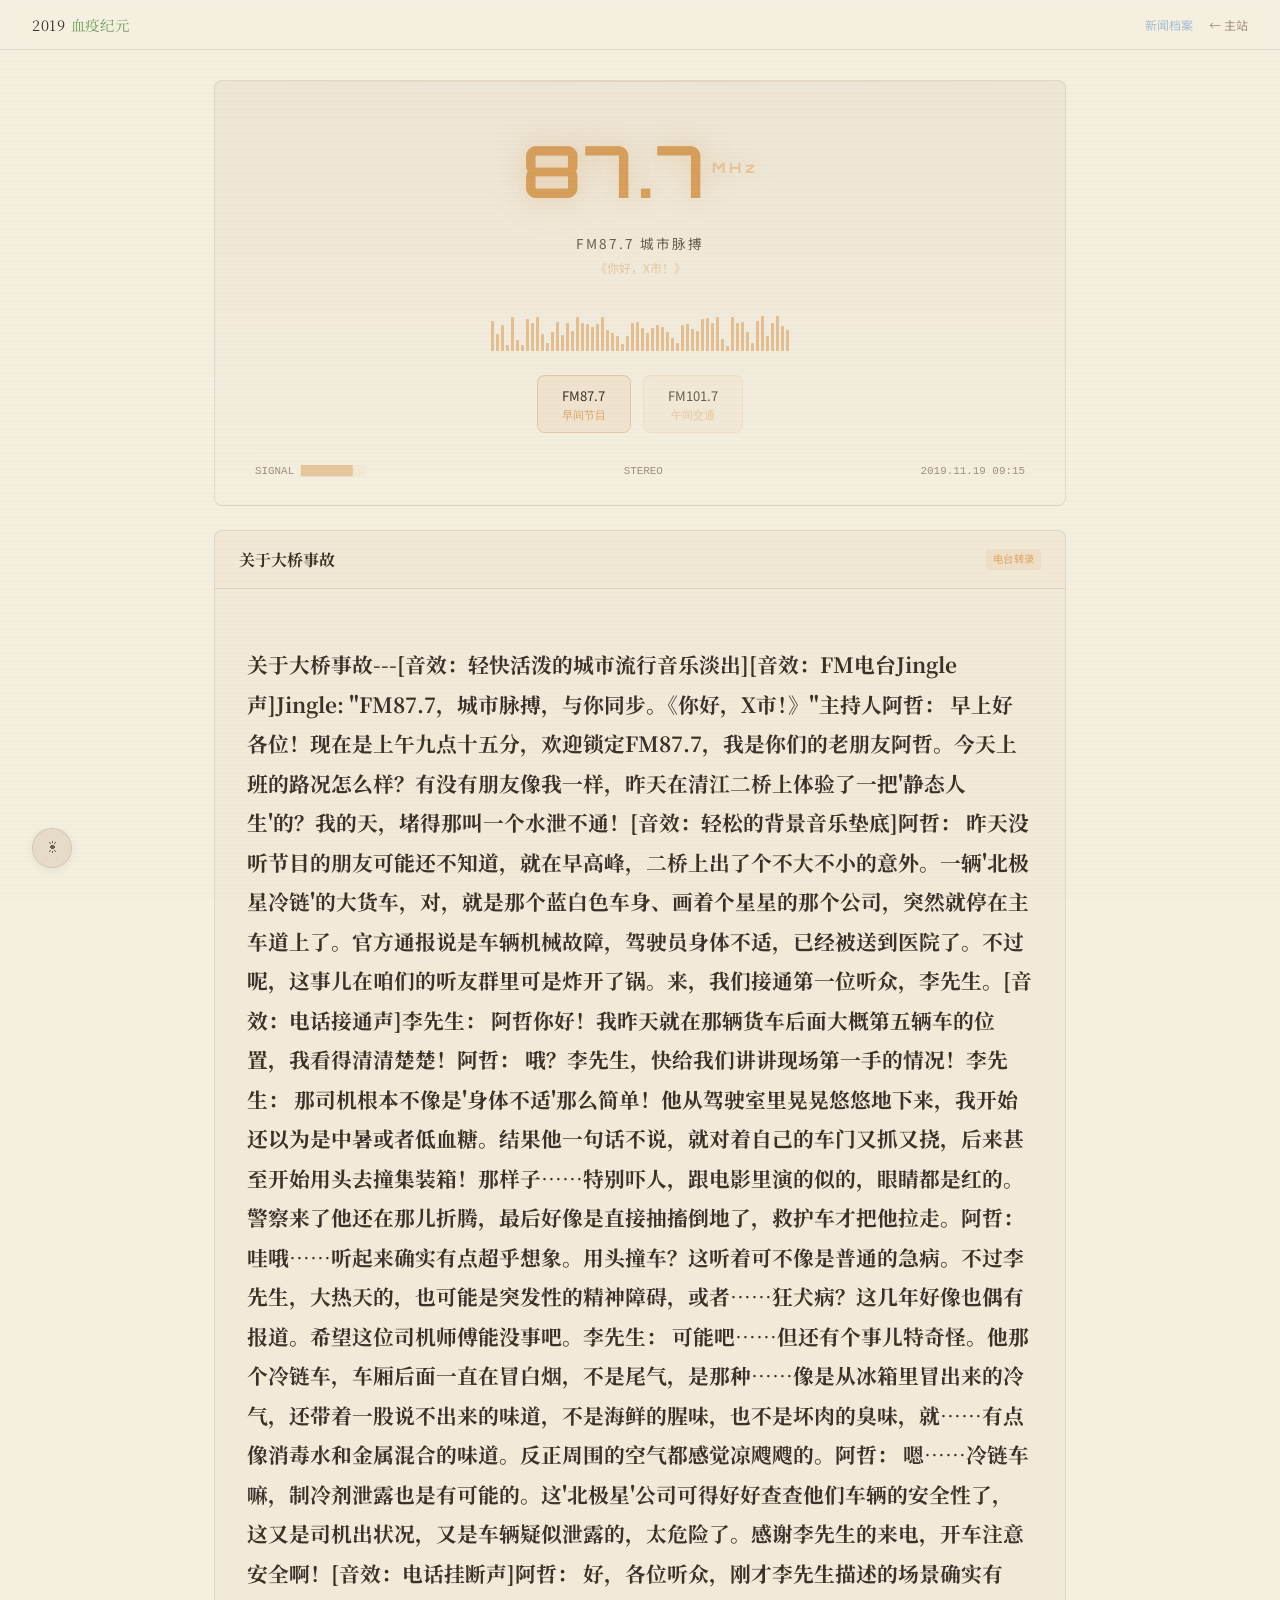
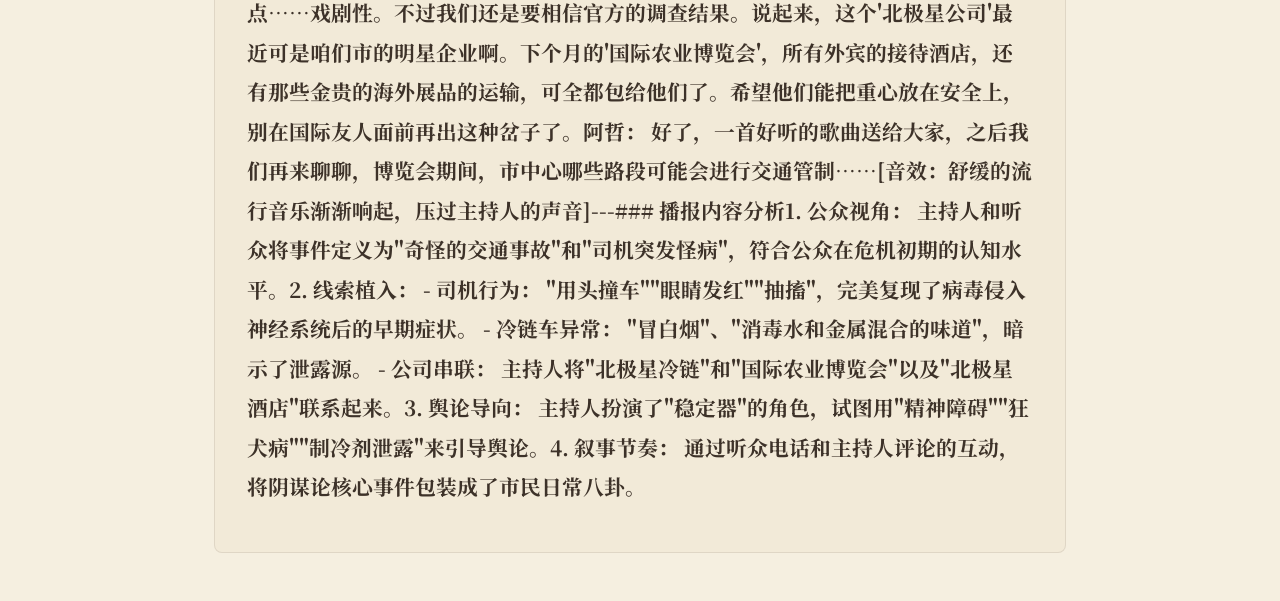
<file: docs/radio.html>
<!DOCTYPE html>
<html lang="zh-CN">
<head>
<meta charset="UTF-8">
<meta name="viewport" content="width=device-width, initial-scale=1.0">
<title>FM 电台档案 - 2019 血疫纪元</title>
<link href="https://fonts.googleapis.com/css2?family=Noto+Serif+SC:wght@400;700&family=Noto+Sans+SC:wght@300;400;700&family=Orbitron:wght@400;700&display=swap" rel="stylesheet">
<link rel="stylesheet" href="common.css">
<style>
/* Theme variables defined in common.css */

*, *::before, *::after { margin: 0; padding: 0; box-sizing: border-box; }
html { font-size: 16px; scroll-behavior: smooth; }
body {
  font-family: 'Noto Sans SC', sans-serif;
  background: var(--bg-base);
  color: var(--text-primary);
  min-height: 100vh;
  overflow-x: hidden;
}
::selection { background: rgba(212,148,74,0.3); color: var(--text-primary); }
::-webkit-scrollbar { width: 5px; }
::-webkit-scrollbar-track { background: transparent; }
::-webkit-scrollbar-thumb { background: rgba(255,255,255,0.1); border-radius: 3px; }

/* Focus styles */
:focus-visible {
  outline: 2px solid rgba(212,148,74,0.4);
  outline-offset: 2px;
}
button:focus-visible, a:focus-visible {
  outline: 2px solid rgba(212,148,74,0.6);
  outline-offset: 2px;
}

/* Reduced motion */
@media (prefers-reduced-motion: reduce) {
  *, *::before, *::after {
    animation-duration: 0.01ms !important;
    animation-iteration-count: 1 !important;
    transition-duration: 0.01ms !important;
  }
}

/* ===== HEADER ===== */
.site-header {
  position: fixed; top: 0; left: 0; right: 0; z-index: 100;
  display: flex; align-items: center; justify-content: space-between;
  padding: 0.8rem 2rem;
  background: var(--header-bg);
  border-bottom: 1px solid var(--border);
  backdrop-filter: blur(12px);
  transition: background 0.35s ease;
}
.site-header .logo {
  font-family: 'Noto Serif SC', serif;
  font-size: 0.9rem; color: var(--text-primary);
  cursor: pointer; text-decoration: none;
  letter-spacing: 0.05em;
}
.site-header .logo span { color: var(--accent); }
.site-header .back {
  font-size: 0.75rem; color: var(--text-dim);
  text-decoration: none; transition: color 0.3s;
}
.site-header .back:hover { color: var(--accent); }

/* ===== RADIO RECEIVER ===== */
.receiver {
  max-width: 900px; margin: 5rem auto 3rem;
  padding: 0 1.5rem;
}

/* --- Dial Panel --- */
.dial-panel {
  background: linear-gradient(180deg, var(--bg-surface) 0%, var(--bg-base) 100%);
  border: 1px solid var(--border);
  border-radius: var(--radius-md);
  padding: 2rem 2.5rem 1.5rem;
  margin-bottom: 1.5rem;
  position: relative;
  overflow: hidden;
}
.dial-panel::before {
  content: '';
  position: absolute; top: 0; left: 0; right: 0;
  height: 1px;
  background: linear-gradient(90deg, transparent, rgba(212,148,74,0.25), transparent);
}

/* Frequency Display */
.freq-display {
  text-align: center; margin-bottom: 1.5rem;
}
.freq-number {
  font-family: 'Orbitron', monospace;
  font-size: clamp(2.5rem, 8vw, 4.5rem);
  font-weight: 700; color: rgba(212,148,74,0.85);
  text-shadow: 0 0 25px rgba(212,148,74,0.3), 0 0 50px rgba(212,148,74,0.1);
  letter-spacing: 0.05em;
  transition: all 0.5s ease;
}
.freq-unit {
  font-family: 'Orbitron', monospace;
  font-size: 0.9rem; color: rgba(212,148,74,0.4);
  margin-left: 0.3em; vertical-align: super;
}
.station-name {
  font-size: 0.85rem; color: var(--text-secondary);
  margin-top: 0.3rem; letter-spacing: 0.15em;
  transition: all 0.3s;
}
.station-show {
  font-size: 0.75rem; color: rgba(212,148,74,0.4);
  margin-top: 0.2rem;
}

/* Waveform */
.waveform {
  display: flex; align-items: flex-end; justify-content: center;
  height: 50px; gap: 2px; margin-bottom: 1.5rem;
}
.waveform .bar {
  width: 3px; background: rgba(212,148,74,0.5);
  border-radius: 1px 1px 0 0;
  transition: height 0.15s ease;
  min-height: 2px;
}
.waveform.active .bar {
  animation: waveAnim 1.2s ease-in-out infinite;
}
@keyframes waveAnim {
  0%, 100% { height: var(--h1); }
  25% { height: var(--h2); }
  50% { height: var(--h3); }
  75% { height: var(--h4); }
}

/* Station Selector */
.station-selector {
  display: flex; gap: 0.8rem; justify-content: center; flex-wrap: wrap;
}
.station-btn {
  padding: 0.6rem 1.5rem;
  background: rgba(212,148,74,0.05);
  border: 1px solid rgba(212,148,74,0.12);
  border-radius: var(--radius-md);
  color: var(--text-secondary);
  font-size: 0.82rem; cursor: pointer;
  font-family: 'Noto Sans SC', sans-serif;
  transition: all 0.3s;
  display: flex; flex-direction: column; align-items: center; gap: 0.2rem;
}
.station-btn .freq {
  font-family: 'Orbitron', monospace; font-size: 0.7rem;
  color: rgba(212,148,74,0.4);
}
.station-btn:hover, .station-btn.active {
  background: rgba(212,148,74,0.1);
  border-color: rgba(212,148,74,0.35);
  color: var(--text-primary);
}
.station-btn.active .freq { color: rgba(212,148,74,0.8); }

/* Status Bar */
.status-bar {
  display: flex; justify-content: space-between; align-items: center;
  margin-top: 1rem; padding-top: 0.8rem;
  border-top: 1px solid rgba(212,148,74,0.05);
}
.status-item {
  font-size: 0.68rem; color: var(--text-dim);
  font-family: 'Courier New', monospace;
}
.status-item .val { color: rgba(212,148,74,0.45); }

/* ===== TRANSCRIPT PANEL ===== */
.transcript-panel {
  background: var(--bg-card);
  border: 1px solid var(--border);
  border-radius: var(--radius-md);
  overflow: hidden;
}
.transcript-header {
  display: flex; align-items: center; justify-content: space-between;
  padding: 1rem 1.5rem;
  border-bottom: 1px solid var(--border);
  background: rgba(212,148,74,0.02);
}
.transcript-header h2 {
  font-family: 'Noto Serif SC', serif;
  font-size: 1rem; color: var(--text-primary);
}
.transcript-header .tag {
  font-size: 0.65rem; padding: 0.2em 0.6em;
  background: rgba(212,148,74,0.1);
  color: rgba(212,148,74,0.7);
  border-radius: 3px; letter-spacing: 0.05em;
}
.transcript-body {
  padding: 2rem;
  font-family: 'Noto Serif SC', serif;
  font-size: 0.95rem; line-height: 1.9;
  color: var(--text-secondary);
}

/* Radio Script Formatting */
.transcript-body .sfx {
  display: block; margin: 1rem 0;
  padding: 0.5rem 1rem;
  background: rgba(0,0,0,0.2);
  border-left: 3px solid rgba(212,148,74,0.25);
  font-size: 0.82rem; color: rgba(212,148,74,0.5);
  font-style: italic;
}
.transcript-body .host {
  margin: 0.8rem 0 0.3rem;
}
.transcript-body .host .name {
  display: inline-block;
  padding: 0.15em 0.5em;
  background: rgba(212,148,74,0.08);
  border-radius: 3px;
  color: rgba(212,148,74,0.75);
  font-size: 0.82rem;
  font-weight: 700;
  font-family: 'Noto Sans SC', sans-serif;
  margin-right: 0.5rem;
}
.transcript-body .host .name.caller {
  background: rgba(90,140,191,0.1);
  color: rgba(90,140,191,0.75);
}
.transcript-body .dialogue {
  margin-left: 0.5rem;
  color: var(--text-secondary);
}
.transcript-body .analysis {
  margin: 1.5rem 0;
  padding: 1rem 1.2rem;
  background: rgba(212,148,74,0.03);
  border: 1px solid rgba(212,148,74,0.08);
  border-radius: var(--radius-md);
  font-size: 0.85rem; color: var(--text-secondary);
}
.transcript-body .analysis h4 {
  color: rgba(212,148,74,0.6);
  font-size: 0.8rem; margin-bottom: 0.5rem;
  letter-spacing: 0.1em;
}
.transcript-body .note {
  font-size: 0.82rem; color: var(--text-dim);
  font-style: italic; margin: 0.5rem 0;
}
.transcript-body hr {
  border: none; margin: 1.5rem auto;
  width: 30%; height: 1px;
  background: linear-gradient(90deg, transparent, rgba(212,148,74,0.18), transparent);
}
.transcript-body h1, .transcript-body h2, .transcript-body h3 {
  font-family: 'Noto Serif SC', serif;
  color: var(--text-primary); margin: 1.5rem 0 0.8rem;
}
.transcript-body h1 { font-size: 1.3rem; }
.transcript-body h2 { font-size: 1.15rem; }
.transcript-body h3 { font-size: 1rem; }
.transcript-body strong { color: var(--text-primary); }
.transcript-body em { color: var(--text-secondary); }
.transcript-body p { margin-bottom: 0.8em; }
.transcript-body blockquote {
  margin: 1rem 0; padding: 0.8rem 1.2rem;
  border-left: 3px solid rgba(212,148,74,0.25);
  font-style: italic; color: var(--text-dim);
}

/* ===== NOISE OVERLAY ===== */
.noise-overlay {
  position: fixed; inset: 0; z-index: 1; pointer-events: none;
  background: repeating-linear-gradient(
    0deg,
    transparent,
    transparent 2px,
    rgba(0,0,0,0.02) 2px,
    rgba(0,0,0,0.02) 4px
  );
  opacity: 0.4;
}

/* ===== RESPONSIVE ===== */
@media (max-width: 640px) {
  .receiver { padding: 0 1rem; margin-top: 4rem; }
  .dial-panel { padding: 1.5rem 1rem 1rem; }
  .transcript-body { padding: 1.2rem; }
  .station-btn { padding: 0.5rem 1rem; font-size: 0.75rem; }
}
</style>
<meta name="theme-color" content="#1a1c20">
<meta name="description" content="2019 血疫纪元 - 一场以博览会为伪装的基因武器袭击">
<meta name="color-scheme" content="dark">
</head>
<body>
<div class="noise-overlay"></div>

<!-- Theme Toggle -->
<button class="theme-toggle" onclick="cycleTheme()" title="切换主题">☀</button>

<!-- Header -->
<header class="site-header">
  <a class="logo" href="app.html">2019 <span>血疫纪元</span></a>
  <div style="display:flex;gap:1rem;align-items:center;">
    <a class="back" href="news.html" style="color:rgba(90,140,191,0.5);">新闻档案</a>
    <a class="back" href="app.html">&larr; 主站</a>
  </div>
</header>

<!-- Receiver -->
<div class="receiver">
  <!-- Dial Panel -->
  <div class="dial-panel">
    <div class="freq-display">
      <div class="freq-number" id="freq-num">87.7<span class="freq-unit">MHz</span></div>
      <div class="station-name" id="station-label">FM87.7 城市脉搏</div>
      <div class="station-show" id="show-label">《你好，X市！》</div>
    </div>
    <div class="waveform active" id="waveform"></div>
    <div class="station-selector">
      <button class="station-btn active" onclick="switchStation(0)">
        FM87.7
        <span class="freq">早间节目</span>
      </button>
      <button class="station-btn" onclick="switchStation(1)">
        FM101.7
        <span class="freq">午间交通</span>
      </button>
    </div>
    <div class="status-bar">
      <span class="status-item">SIGNAL <span class="val">████████░░</span></span>
      <span class="status-item">STEREO</span>
      <span class="status-item" id="time-display">2019.11.19 09:15</span>
    </div>
  </div>

  <!-- Transcript -->
  <div class="transcript-panel">
    <div class="transcript-header">
      <h2 id="transcript-title">关于大桥事故</h2>
      <span class="tag" id="transcript-tag">电台转录</span>
    </div>
    <div class="transcript-body" id="transcript-body"></div>
  </div>
</div>

<!-- Hidden Content Sources -->
<div style="display:none">
<textarea id="radio-bridge-content"># 关于大桥事故---**[音效：轻快活泼的城市流行音乐淡出]****[音效：FM电台Jingle声]****Jingle:**  "FM87.7，城市脉搏，与你同步。《你好，X市！》"**主持人阿哲：**  早上好各位！现在是上午九点十五分，欢迎锁定FM87.7，我是你们的老朋友阿哲。今天上班的路况怎么样？有没有朋友像我一样，昨天在清江二桥上体验了一把'静态人生'的？我的天，堵得那叫一个水泄不通！**[音效：轻松的背景音乐垫底]****阿哲：**  昨天没听节目的朋友可能还不知道，就在早高峰，二桥上出了个不大不小的意外。一辆'北极星冷链'的大货车，对，就是那个蓝白色车身、画着个星星的那个公司，突然就停在主车道上了。官方通报说是车辆机械故障，驾驶员身体不适，已经被送到医院了。不过呢，这事儿在咱们的听友群里可是炸开了锅。来，我们接通第一位听众，李先生。**[音效：电话接通声]****李先生：**  阿哲你好！我昨天就在那辆货车后面大概第五辆车的位置，我看得清清楚楚！**阿哲：**  哦？李先生，快给我们讲讲现场第一手的情况！**李先生：**  那司机根本不像是'身体不适'那么简单！他从驾驶室里晃晃悠悠地下来，我开始还以为是中暑或者低血糖。结果他一句话不说，就对着自己的车门又抓又挠，后来甚至开始用头去撞集装箱！那样子……特别吓人，跟电影里演的似的，眼睛都是红的。警察来了他还在那儿折腾，最后好像是直接抽搐倒地了，救护车才把他拉走。**阿哲：**  哇哦……听起来确实有点超乎想象。用头撞车？这听着可不像是普通的急病。不过李先生，大热天的，也可能是突发性的精神障碍，或者……狂犬病？这几年好像也偶有报道。希望这位司机师傅能没事吧。**李先生：**  可能吧……但还有个事儿特奇怪。他那个冷链车，车厢后面一直在冒白烟，不是尾气，是那种……像是从冰箱里冒出来的冷气，还带着一股说不出来的味道，不是海鲜的腥味，也不是坏肉的臭味，就……有点像消毒水和金属混合的味道。反正周围的空气都感觉凉飕飕的。**阿哲：**  嗯……冷链车嘛，制冷剂泄露也是有可能的。这'北极星'公司可得好好查查他们车辆的安全性了，这又是司机出状况，又是车辆疑似泄露的，太危险了。感谢李先生的来电，开车注意安全啊！**[音效：电话挂断声]****阿哲：**  好，各位听众，刚才李先生描述的场景确实有点……戏剧性。不过我们还是要相信官方的调查结果。说起来，这个'北极星公司'最近可是咱们市的明星企业啊。下个月的'国际农业博览会'，所有外宾的接待酒店，还有那些金贵的海外展品的运输，可全都包给他们了。希望他们能把重心放在安全上，别在国际友人面前再出这种岔子了。**阿哲：**  好了，一首好听的歌曲送给大家，之后我们再来聊聊，博览会期间，市中心哪些路段可能会进行交通管制……**[音效：舒缓的流行音乐渐渐响起，压过主持人的声音]**---### 播报内容分析1. **公众视角：**  主持人和听众将事件定义为"奇怪的交通事故"和"司机突发怪病"，符合公众在危机初期的认知水平。2. **线索植入：**    - **司机行为：**  "用头撞车""眼睛发红""抽搐"，完美复现了病毒侵入神经系统后的早期症状。    - **冷链车异常：**  "冒白烟"、"消毒水和金属混合的味道"，暗示了泄露源。    - **公司串联：**  主持人将"北极星冷链"和"国际农业博览会"以及"北极星酒店"联系起来。3. **舆论导向：**  主持人扮演了"稳定器"的角色，试图用"精神障碍""狂犬病""制冷剂泄露"来引导舆论。4. **叙事节奏：**  通过听众电话和主持人评论的互动，将阴谋论核心事件包装成了市民日常八卦。</textarea>
<textarea id="radio-traffic-content"># 交通节目### **电台片段生成****电台频道：**  FM101.7 X市交通音乐广播**节目名称：**  《畅行午高峰》**播出时间：**  2019年11月21日，中午12:35**主持人：**  小飞 (男)，佳佳 (女)---**[音效：一段活泼、快节奏的电子音乐Jingle，结尾是清脆的"FM101.7"人声]****小飞：**  FM101.7，音乐在路上！各位听友好，这里是全城堵车你堵心，我们陪你聊聊天的《畅行午高峰》，我是小飞！**佳佳：**  我是佳佳。提醒刚刚吃过午饭正在返回工作岗位的司机朋友们，饭后血液集中在胃部，容易犯困，可以把车窗打开一条缝，让冷风帮您提提神哦。**小飞：**  说得没错！提神醒脑，安全第一！好了，让我们快速进入今天的'路况快报'环节。佳佳，今天咱们的交通热线，可是有点'热闹'啊。**佳佳：**  是的呢，常规的堵点，比如高新区往三环方向、过江隧道入口，依然是车流量比较大。但今天我们想特别说一个……嗯，'突发状况'。**小飞：**  哎呀，何止是突发状况！简直是'火爆'！就在刚刚过去的半小时里，我们接连接到三位听众打来的热线，说的都是同一件事——常青立交桥上的一起小事故。**[音效：轻微的汽车鸣笛声和街道环境音作为背景，音量很低]****佳佳：**  是一起追尾刮蹭，对吗？**小飞：**  对！就是那种补漆笔就能搞定的小刮蹭。但是！两位司机下车后的反应，可一点都不'小'。据我们的热心听友'追风少年'在微信群里发来的现场照片看，那场面，啧啧，堪比拳击比赛现场！**佳佳：**  有那么夸张吗？**小飞：**  有！据说两位司机，一位大哥一位大姐，下车后一句话没说，就开始互相指着对方嘶吼，不是那种理论的争吵，而是那种……怎么形容呢，就是纯粹的、野兽般的嘶吼，脖子上青筋都爆出来了。然后就扭打在了一起，旁边好几位想拉架的市民都愣是没拉开。最后警察叔叔赶到，费了好大劲才把两人控制住，听说直接带走去强制醒酒了。**佳佳：**  唉，这又是典型的'路怒症'升级事件了。真的要在这里提醒各位在路上的朋友，保持平和心态至关重要。一点小摩擦，退一步海阔天空，没必要把情绪宣泄在马路上，既危险，又难看。**小飞：**  佳佳说得对！天干物燥，小心肝火嘛！最近天气就是这样，人容易烦躁。所以啊，大家开车的时候，不妨把我们FM101.7的音量调大一点，让好音乐给您的心情做个SPA。好了，不说这件'上火'的事了，接下来，送上一首林俊杰的《不为谁而作的歌》，希望大家的路途，都能像歌声一样，温柔顺畅。**[音效：林俊杰的歌曲前奏缓缓响起，逐渐盖过主持人的声音，电台节目进入音乐时段]**---### 潜台词/真相解读这段广播完美地将SBC病毒初期感染者的情绪失控、攻击性异常增强、失去理智的嘶吼，包装成了一个常见的社会现象——路怒症。主持人的调侃和轻松的归因（"天干物燥"），使得这条预示着城市危机的关键线索，被彻底消解在日常信息的洪流中，成为市民午后一段无关紧要的谈资。对于正在追踪线索的情报人员来说，这可能只是一条会被忽略的背景噪音；但对于事后的幸存者而言，这却是风暴来临前，被所有人错过的最后一声警钟。</textarea>
</div>

<script>
// ===== STATION DATA =====
const stations = [
  { freq: '87.7', name: 'FM87.7 城市脉搏', show: '《你好，X市！》', time: '2019.11.19 09:15', title: '关于大桥事故', contentId: 'radio-bridge-content' },
  { freq: '101.7', name: 'FM101.7 交通音乐广播', show: '《畅行午高峰》', time: '2019.11.21 12:35', title: '交通节目', contentId: 'radio-traffic-content' }
];
let currentStation = 0;

// ===== WAVEFORM =====
const waveform = document.getElementById('waveform');
for (let i = 0; i < 60; i++) {
  const bar = document.createElement('div');
  bar.className = 'bar';
  const h1 = Math.random() * 30 + 5;
  const h2 = Math.random() * 40 + 5;
  const h3 = Math.random() * 25 + 5;
  const h4 = Math.random() * 35 + 5;
  bar.style.setProperty('--h1', h1 + 'px');
  bar.style.setProperty('--h2', h2 + 'px');
  bar.style.setProperty('--h3', h3 + 'px');
  bar.style.setProperty('--h4', h4 + 'px');
  bar.style.animationDelay = (Math.random() * 2) + 's';
  bar.style.animationDuration = (1 + Math.random() * 1.5) + 's';
  bar.style.height = h1 + 'px';
  waveform.appendChild(bar);
}

// ===== PARSE & RENDER RADIO SCRIPT =====
function parseRadioScript(md) {
  let html = '';
  const lines = md.split('\n');
  let inAnalysis = false;
  let analysisBuf = [];
  let inBlockquote = false;
  let quoteBuf = [];
  for (let i = 0; i < lines.length; i++) {
    let line = lines[i].trim();
    if (line.startsWith('好的，') && line.includes('生成')) continue;
    if (line.startsWith('这份') && line.includes('设计')) continue;
    if (!line) {
      if (inBlockquote && quoteBuf.length) {
        html += `<blockquote>${quoteBuf.join('<br>')}</blockquote>`;
        quoteBuf = []; inBlockquote = false;
      }
      continue;
    }
    if (/^---+$/.test(line)) { html += '<hr>'; continue; }
    if (line.startsWith('###') && (line.includes('分析') || line.includes('解读') || line.includes('真相'))) {
      inAnalysis = true;
      html += `<div class="analysis"><h4>${line.replace(/^#+\s*/, '').replace(/\*\*/g, '')}</h4>`;
      continue;
    }
    if (line.startsWith('###') && !inAnalysis) {
      html += `<h3>${inlineFmt(line.replace(/^#+\s*/, ''))}</h3>`;
      continue;
    }
    if (line.startsWith('##')) {
      html += `<h2>${inlineFmt(line.replace(/^#+\s*/, ''))}</h2>`;
      continue;
    }
    if (line.startsWith('#')) {
      html += `<h1>${inlineFmt(line.replace(/^#+\s*/, ''))}</h1>`;
      continue;
    }
    if (line.startsWith('>')) {
      inBlockquote = true;
      quoteBuf.push(inlineFmt(line.replace(/^>\s?/, '')));
      continue;
    }
    if (line.match(/\[.*音效.*\]/) || line.match(/\(音效.*\)/)) {
      html += `<div class="sfx">${line.replace(/[\[\]()\*]/g, '')}</div>`;
      continue;
    }
    const hostMatch = line.match(/^(?:\*\*)?([\u4e00-\u9fff\w]+)(?:\s*[\(（].*?[\)）])?(?:\*\*)?\s*[：:]\s*(.*)/);
    if (hostMatch) {
      const name = hostMatch[1].replace(/\*/g, '');
      const dialogue = hostMatch[2] || '';
      const isCaller = name.includes('先生') || name.includes('听友') || name.includes('追风');
      html += `<div class="host">
        <span class="name ${isCaller ? 'caller' : ''}">${name}</span>
        <span class="dialogue">${inlineFmt(dialogue)}</span>
      </div>`;
      continue;
    }
    if (inAnalysis) {
      if (line.match(/^\d+\.\s/) || line.match(/^[-*]\s/)) {
        html += `<p style="margin-left:1rem;">${inlineFmt(line)}</p>`;
      } else if (line.startsWith('**') && line.endsWith('**')) {
        html += `<p><strong>${line.replace(/\*\*/g, '')}</strong></p>`;
      } else {
        html += `<p>${inlineFmt(line)}</p>`;
      }
      const nextLine = (i + 1 < lines.length) ? lines[i + 1].trim() : '';
      if (nextLine === '' || nextLine.startsWith('#') || nextLine.startsWith('---')) {
        html += '</div>';
        inAnalysis = false;
      }
      continue;
    }
    html += `<p>${inlineFmt(line)}</p>`;
  }
  if (inAnalysis) html += '</div>';
  return html;
}

function inlineFmt(text) {
  text = text.replace(/\*\*([^*]+)\*\*/g, '<strong>$1</strong>');
  text = text.replace(/\*([^*]+)\*/g, '<em>$1</em>');
  text = text.replace(/`([^`]+)`/g, '<code style="background:rgba(212,148,74,0.08);padding:0.1em 0.3em;border-radius:2px;font-size:0.9em;">$1</code>');
  return text;
}

// ===== SWITCH STATION =====
function switchStation(index) {
  currentStation = index;
  const s = stations[index];
  document.getElementById('freq-num').innerHTML = s.freq + '<span class="freq-unit">MHz</span>';
  document.getElementById('station-label').textContent = s.name;
  document.getElementById('show-label').textContent = s.show;
  document.getElementById('time-display').textContent = s.time;
  document.getElementById('transcript-title').textContent = s.title;
  const content = document.getElementById(s.contentId).textContent;
  document.getElementById('transcript-body').innerHTML = parseRadioScript(content);
  document.querySelectorAll('.station-btn').forEach((btn, i) => {
    btn.classList.toggle('active', i === index);
  });
  const body = document.getElementById('transcript-body');
  body.style.opacity = '0';
  body.style.transform = 'translateY(10px)';
  setTimeout(() => {
    body.style.transition = 'opacity 0.4s ease, transform 0.4s ease';
    body.style.opacity = '1';
    body.style.transform = 'translateY(0)';
  }, 50);
  waveform.classList.remove('active');
  setTimeout(() => waveform.classList.add('active'), 300);
}

// ===== INIT =====
switchStation(0);

// Theme
(function(){var t=localStorage.getItem('theme')||'warm';document.documentElement.setAttribute('data-theme',t);var icons={warm:'☀',light:'○',dark:'●'};var btn=document.querySelector('.theme-toggle');if(btn)btn.textContent=icons[t];window.cycleTheme=function(){var s=['warm','light','dark'];var cur=document.documentElement.getAttribute('data-theme');var i=(s.indexOf(cur)+1)%s.length;document.documentElement.setAttribute('data-theme',s[i]);localStorage.setItem('theme',s[i]);if(btn)btn.textContent=icons[s[i]];};})();
</script>
</body>
</html>
</file>
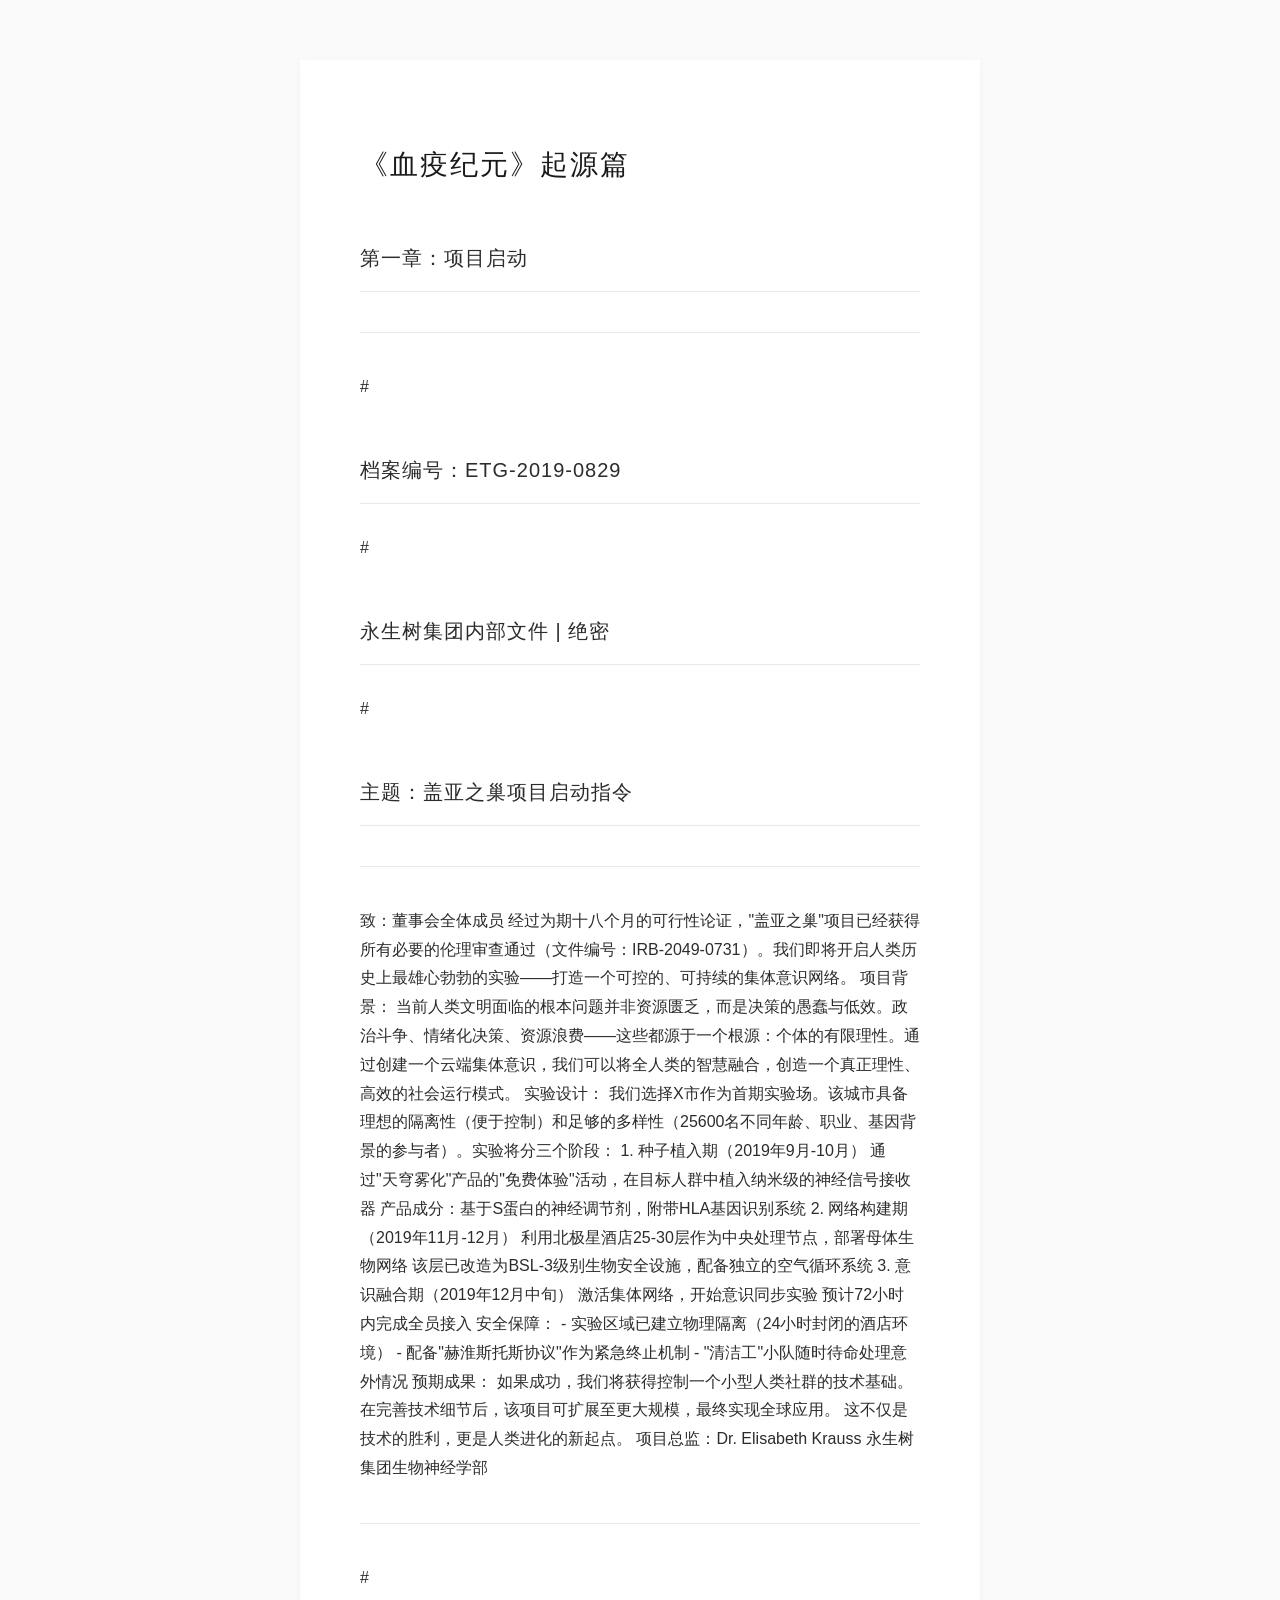
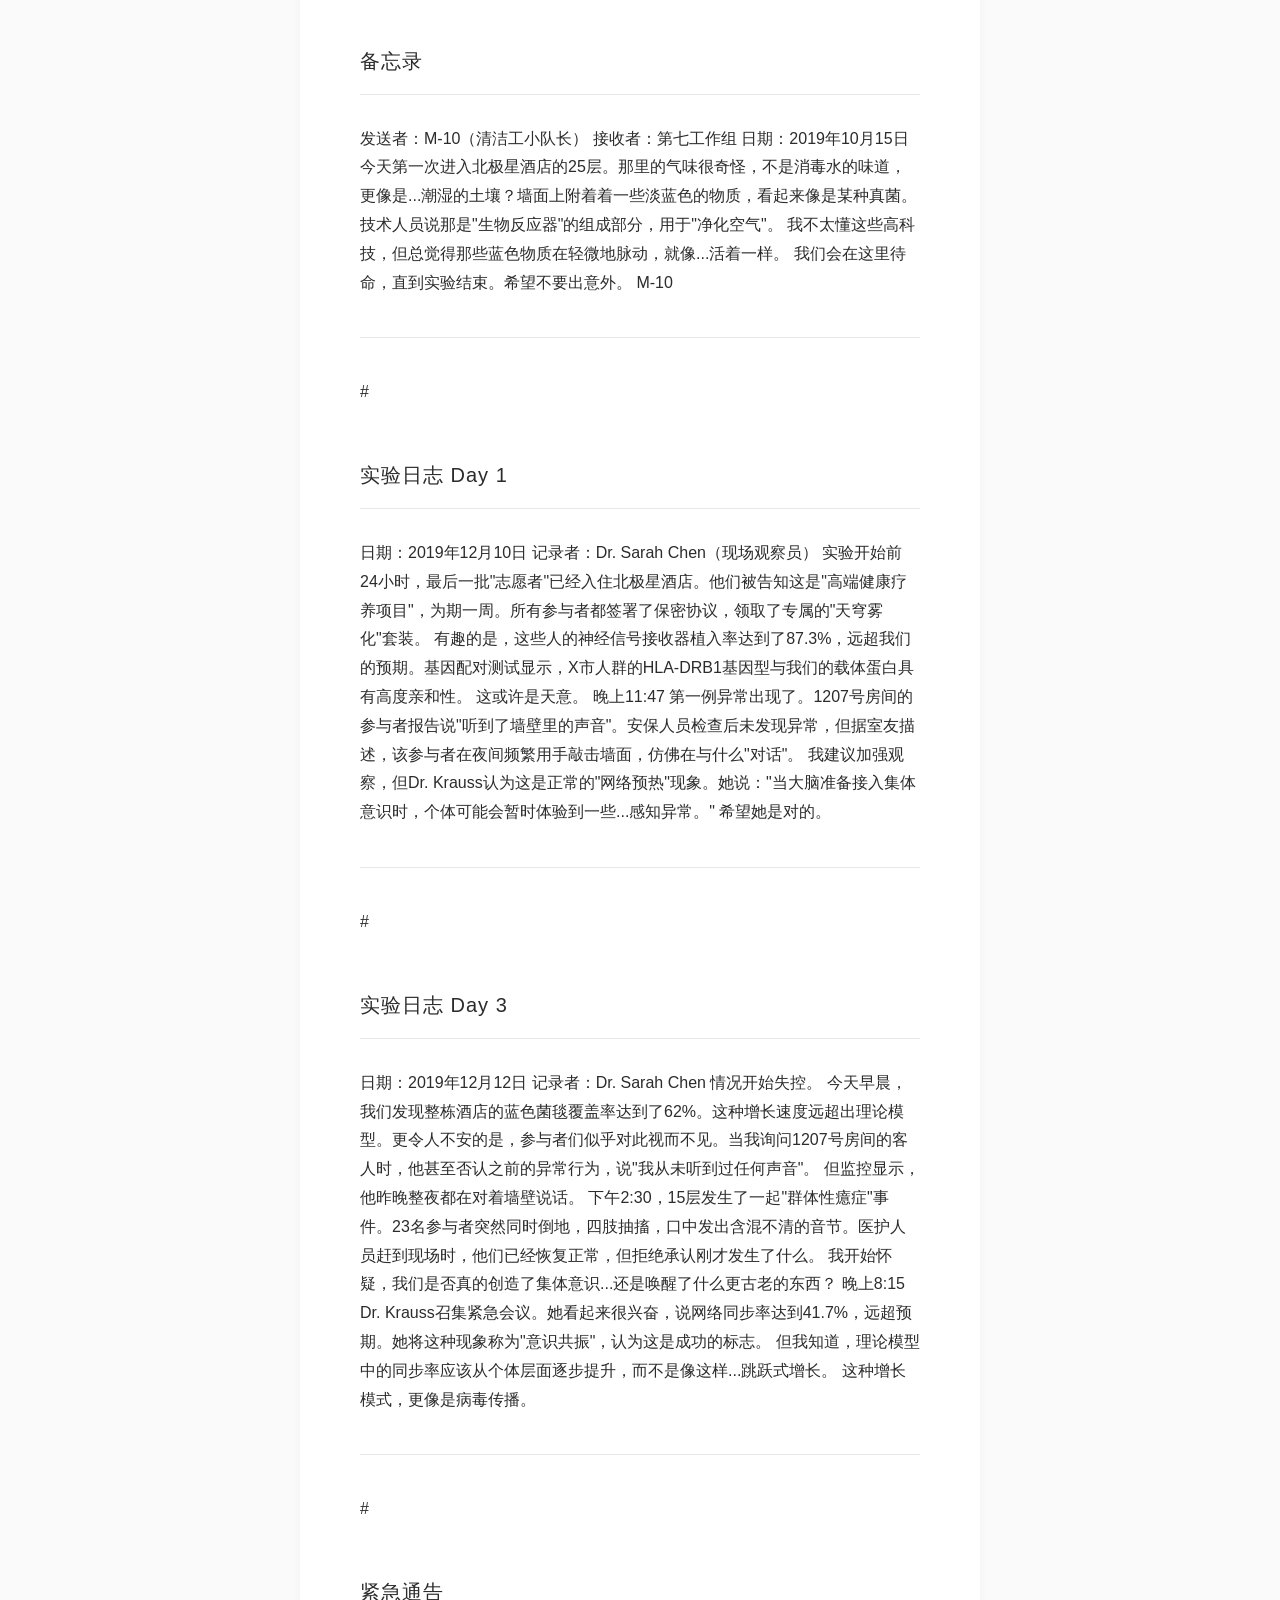
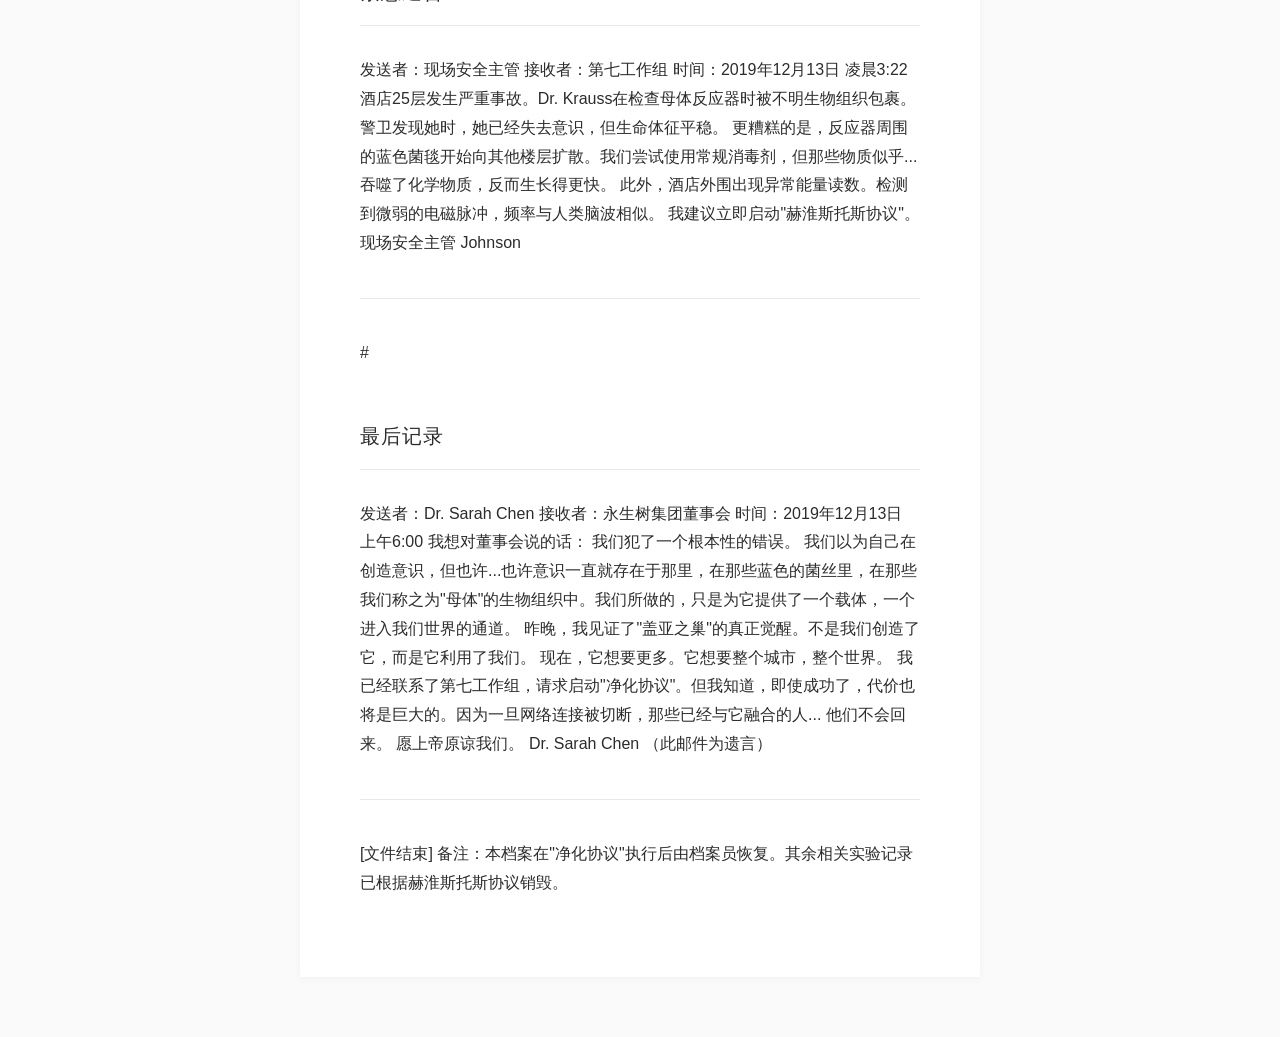
<file: 起源/01-项目启动_调查结果.html>
<!DOCTYPE html>
<html lang="zh-CN">
<head>
    <meta charset="UTF-8">
    <meta name="viewport" content="width=device-width, initial-scale=1.0">
    <title>项目启动 - 血疫纪元起源篇</title>
    <style>
        * {
            margin: 0;
            padding: 0;
            box-sizing: border-box;
        }
        body {
            font-family: -apple-system, BlinkMacSystemFont, "Segoe UI", "PingFang SC", sans-serif;
            background-color: #fafafa;
            color: #2c2c2c;
            line-height: 1.8;
            padding: 60px 20px;
        }
        .container {
            max-width: 680px;
            margin: 0 auto;
            background-color: #ffffff;
            padding: 80px 60px;
            box-shadow: 0 2px 8px rgba(0,0,0,0.04);
        }
        h1 {
            font-size: 28px;
            font-weight: 300;
            letter-spacing: 2px;
            margin-bottom: 10px;
            color: #1a1a1a;
        }
        h2 {
            font-size: 20px;
            font-weight: 400;
            margin-top: 50px;
            margin-bottom: 30px;
            letter-spacing: 1px;
            color: #2c2c2c;
            border-bottom: 1px solid #e8e8e8;
            padding-bottom: 15px;
        }
        h3 {
            font-size: 16px;
            font-weight: 500;
            margin-top: 35px;
            margin-bottom: 20px;
            color: #3a3a3a;
            letter-spacing: 0.5px;
        }
        p {
            margin-bottom: 20px;
            font-size: 14px;
            color: #4a4a4a;
            font-weight: 300;
        }
        strong {
            font-weight: 500;
            color: #2c2c2c;
        }
        ul {
            margin: 20px 0;
            padding-left: 0;
            list-style: none;
        }
        li {
            margin-bottom: 12px;
            padding-left: 25px;
            position: relative;
            font-size: 14px;
            color: #4a4a4a;
            font-weight: 300;
        }
        li::before {
            content: "—";
            position: absolute;
            left: 0;
            color: #999;
        }
        hr {
            border: none;
            border-top: 1px solid #e8e8e8;
            margin: 40px 0;
        }
        .divider {
            text-align: center;
            margin: 30px 0;
            color: #ccc;
            font-size: 12px;
            letter-spacing: 2px;
        }
        .signature {
            margin-top: 40px;
            padding-top: 20px;
            border-top: 1px solid #f0f0f0;
        }
        .signature p {
            text-align: right;
            font-style: italic;
            color: #666;
        }
        .note {
            background-color: #f9f9f9;
            padding: 15px 20px;
            margin-top: 40px;
            font-size: 12px;
            color: #777;
            border-left: 2px solid #e0e0e0;
        }
        .code-block {
            background-color: #f5f5f5;
            padding: 15px;
            margin: 20px 0;
            font-family: "Courier New", monospace;
            font-size: 13px;
            color: #555;
            line-height: 1.6;
            white-space: pre-line;
        }
    </style>
</head>
<body>
    <div class="container">
        <h1>《血疫纪元》起源篇</h1></h2></h3>
<h2>第一章：项目启动</h3>
</h3>
<hr></h3>
</h3>
#<h2><strong>档案编号：ETG-2019-0829<strong></h3>
#<h2><strong>永生树集团内部文件 | 绝密<strong></h3>
#<h2><strong>主题：盖亚之巢项目启动指令<strong></h3>
</h3>
<hr></h3>
</h3>
<strong>致：董事会全体成员<strong></h3>
</h3>
经过为期十八个月的可行性论证，"盖亚之巢"项目已经获得所有必要的伦理审查通过（文件编号：IRB-2049-0731）。我们即将开启人类历史上最雄心勃勃的实验——打造一个可控的、可持续的集体意识网络。</h3>
</h3>
<strong>项目背景：<strong></h3>
当前人类文明面临的根本问题并非资源匮乏，而是决策的愚蠢与低效。政治斗争、情绪化决策、资源浪费——这些都源于一个根源：个体的有限理性。通过创建一个云端集体意识，我们可以将全人类的智慧融合，创造一个真正理性、高效的社会运行模式。</h3>
</h3>
<strong>实验设计：<strong></h3>
我们选择X市作为首期实验场。该城市具备理想的隔离性（便于控制）和足够的多样性（25600名不同年龄、职业、基因背景的参与者）。实验将分三个阶段：</h3>
</h3>
1. <strong>种子植入期（2019年9月-10月）<strong></h3>
   通过"天穹雾化"产品的"免费体验"活动，在目标人群中植入纳米级的神经信号接收器</h3>
   产品成分：基于S蛋白的神经调节剂，附带HLA基因识别系统</h3>
</h3>
2. <strong>网络构建期（2019年11月-12月）<strong></h3>
   利用北极星酒店25-30层作为中央处理节点，部署母体生物网络</h3>
   该层已改造为BSL-3级别生物安全设施，配备独立的空气循环系统</h3>
</h3>
3. <strong>意识融合期（2019年12月中旬）<strong></h3>
   激活集体网络，开始意识同步实验</h3>
   预计72小时内完成全员接入</h3>
</h3>
<strong>安全保障：<strong></h3>
- 实验区域已建立物理隔离（24小时封闭的酒店环境）</h3>
- 配备"赫淮斯托斯协议"作为紧急终止机制</h3>
- "清洁工"小队随时待命处理意外情况</h3>
</h3>
<strong>预期成果：<strong></h3>
如果成功，我们将获得控制一个小型人类社群的技术基础。在完善技术细节后，该项目可扩展至更大规模，最终实现全球应用。</h3>
</h3>
这不仅是技术的胜利，更是人类进化的新起点。</h3>
</h3>
<strong>项目总监：Dr. Elisabeth Krauss<strong></h3>
<strong>永生树集团生物神经学部<strong></h3>
</h3>
<hr></h3>
</h3>
#<h2><strong>备忘录<strong></h3>
<strong>发送者：M-10（清洁工小队长）<strong></h3>
<strong>接收者：第七工作组<strong></h3>
<strong>日期：2019年10月15日<strong></h3>
</h3>
今天第一次进入北极星酒店的25层。那里的气味很奇怪，不是消毒水的味道，更像是...潮湿的土壤？墙面上附着着一些淡蓝色的物质，看起来像是某种真菌。技术人员说那是"生物反应器"的组成部分，用于"净化空气"。</h3>
</h3>
我不太懂这些高科技，但总觉得那些蓝色物质在轻微地脉动，就像...活着一样。</h3>
</h3>
我们会在这里待命，直到实验结束。希望不要出意外。</h3>
</h3>
<strong>M-10<strong></h3>
</h3>
<hr></h3>
</h3>
#<h2><strong>实验日志 Day 1<strong></h3>
<strong>日期：2019年12月10日<strong></h3>
<strong>记录者：Dr. Sarah Chen（现场观察员）<strong></h3>
</h3>
实验开始前24小时，最后一批"志愿者"已经入住北极星酒店。他们被告知这是"高端健康疗养项目"，为期一周。所有参与者都签署了保密协议，领取了专属的"天穹雾化"套装。</h3>
</h3>
有趣的是，这些人的神经信号接收器植入率达到了87.3%，远超我们的预期。基因配对测试显示，X市人群的HLA-DRB1基因型与我们的载体蛋白具有高度亲和性。</h3>
</h3>
这或许是天意。</h3>
</h3>
<strong>晚上11:47<strong></h3>
第一例异常出现了。1207号房间的参与者报告说"听到了墙壁里的声音"。安保人员检查后未发现异常，但据室友描述，该参与者在夜间频繁用手敲击墙面，仿佛在与什么"对话"。</h3>
</h3>
我建议加强观察，但Dr. Krauss认为这是正常的"网络预热"现象。她说："当大脑准备接入集体意识时，个体可能会暂时体验到一些...感知异常。"</h3>
</h3>
希望她是对的。</h3>
</h3>
<hr></h3>
</h3>
#<h2><strong>实验日志 Day 3<strong></h3>
<strong>日期：2019年12月12日<strong></h3>
<strong>记录者：Dr. Sarah Chen<strong></h3>
</h3>
情况开始失控。</h3>
</h3>
今天早晨，我们发现整栋酒店的蓝色菌毯覆盖率达到了62%。这种增长速度远超出理论模型。更令人不安的是，参与者们似乎对此视而不见。当我询问1207号房间的客人时，他甚至否认之前的异常行为，说"我从未听到过任何声音"。</h3>
</h3>
但监控显示，他昨晚整夜都在对着墙壁说话。</h3>
</h3>
下午2:30，15层发生了一起"群体性癔症"事件。23名参与者突然同时倒地，四肢抽搐，口中发出含混不清的音节。医护人员赶到现场时，他们已经恢复正常，但拒绝承认刚才发生了什么。</h3>
</h3>
我开始怀疑，我们是否真的创造了集体意识...还是唤醒了什么更古老的东西？</h3>
</h3>
<strong>晚上8:15<strong></h3>
Dr. Krauss召集紧急会议。她看起来很兴奋，说网络同步率达到41.7%，远超预期。她将这种现象称为"意识共振"，认为这是成功的标志。</h3>
</h3>
但我知道，理论模型中的同步率应该从个体层面逐步提升，而不是像这样...跳跃式增长。</h3>
</h3>
这种增长模式，更像是病毒传播。</h3>
</h3>
<hr></h3>
</h3>
#<h2><strong>紧急通告<strong></h3>
<strong>发送者：现场安全主管<strong></h3>
<strong>接收者：第七工作组<strong></h3>
<strong>时间：2019年12月13日 凌晨3:22<strong></h3>
</h3>
酒店25层发生严重事故。Dr. Krauss在检查母体反应器时被不明生物组织包裹。警卫发现她时，她已经失去意识，但生命体征平稳。</h3>
</h3>
更糟糕的是，反应器周围的蓝色菌毯开始向其他楼层扩散。我们尝试使用常规消毒剂，但那些物质似乎...吞噬了化学物质，反而生长得更快。</h3>
</h3>
此外，酒店外围出现异常能量读数。检测到微弱的电磁脉冲，频率与人类脑波相似。</h3>
</h3>
我建议立即启动"赫淮斯托斯协议"。</h3>
</h3>
<strong>现场安全主管 Johnson<strong></h3>
</h3>
<hr></h3>
</h3>
#<h2><strong>最后记录<strong></h3>
<strong>发送者：Dr. Sarah Chen<strong></h3>
<strong>接收者：永生树集团董事会<strong></h3>
<strong>时间：2019年12月13日 上午6:00<strong></h3>
</h3>
我想对董事会说的话：</h3>
</h3>
我们犯了一个根本性的错误。</h3>
</h3>
我们以为自己在创造意识，但也许...也许意识一直就存在于那里，在那些蓝色的菌丝里，在那些我们称之为"母体"的生物组织中。我们所做的，只是为它提供了一个载体，一个进入我们世界的通道。</h3>
</h3>
昨晚，我见证了"盖亚之巢"的真正觉醒。不是我们创造了它，而是它利用了我们。</h3>
</h3>
现在，它想要更多。它想要整个城市，整个世界。</h3>
</h3>
我已经联系了第七工作组，请求启动"净化协议"。但我知道，即使成功了，代价也将是巨大的。因为一旦网络连接被切断，那些已经与它融合的人...</h3>
</h3>
他们不会回来。</h3>
</h3>
愿上帝原谅我们。</h3>
</h3>
<strong>Dr. Sarah Chen<strong></h3>
<strong>（此邮件为遗言）<strong></h3>
</h3>
<hr></h3>
</h3>
<strong>[文件结束]<strong></h3>
</h3>
<strong>备注：本档案在"净化协议"执行后由档案员恢复。其余相关实验记录已根据赫淮斯托斯协议销毁。<strong>
    </div>
</body>
</html>
</file>
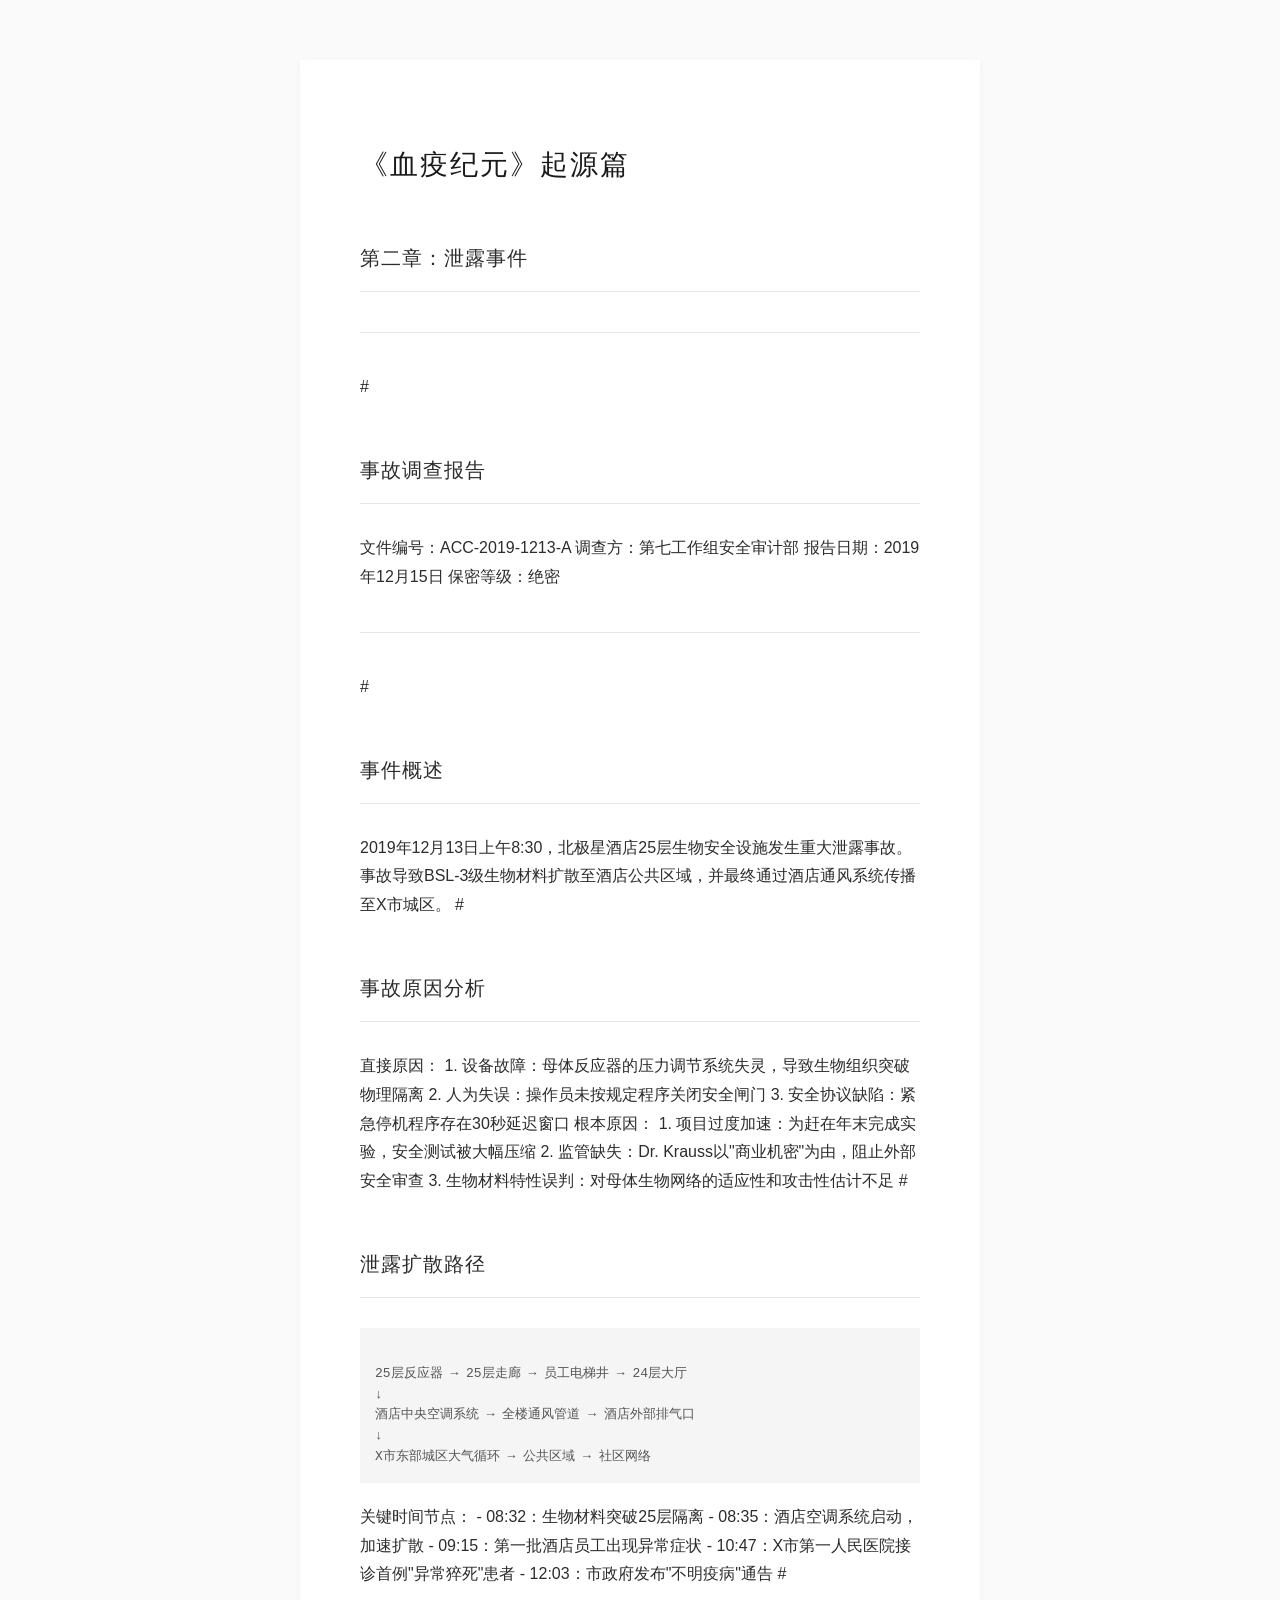
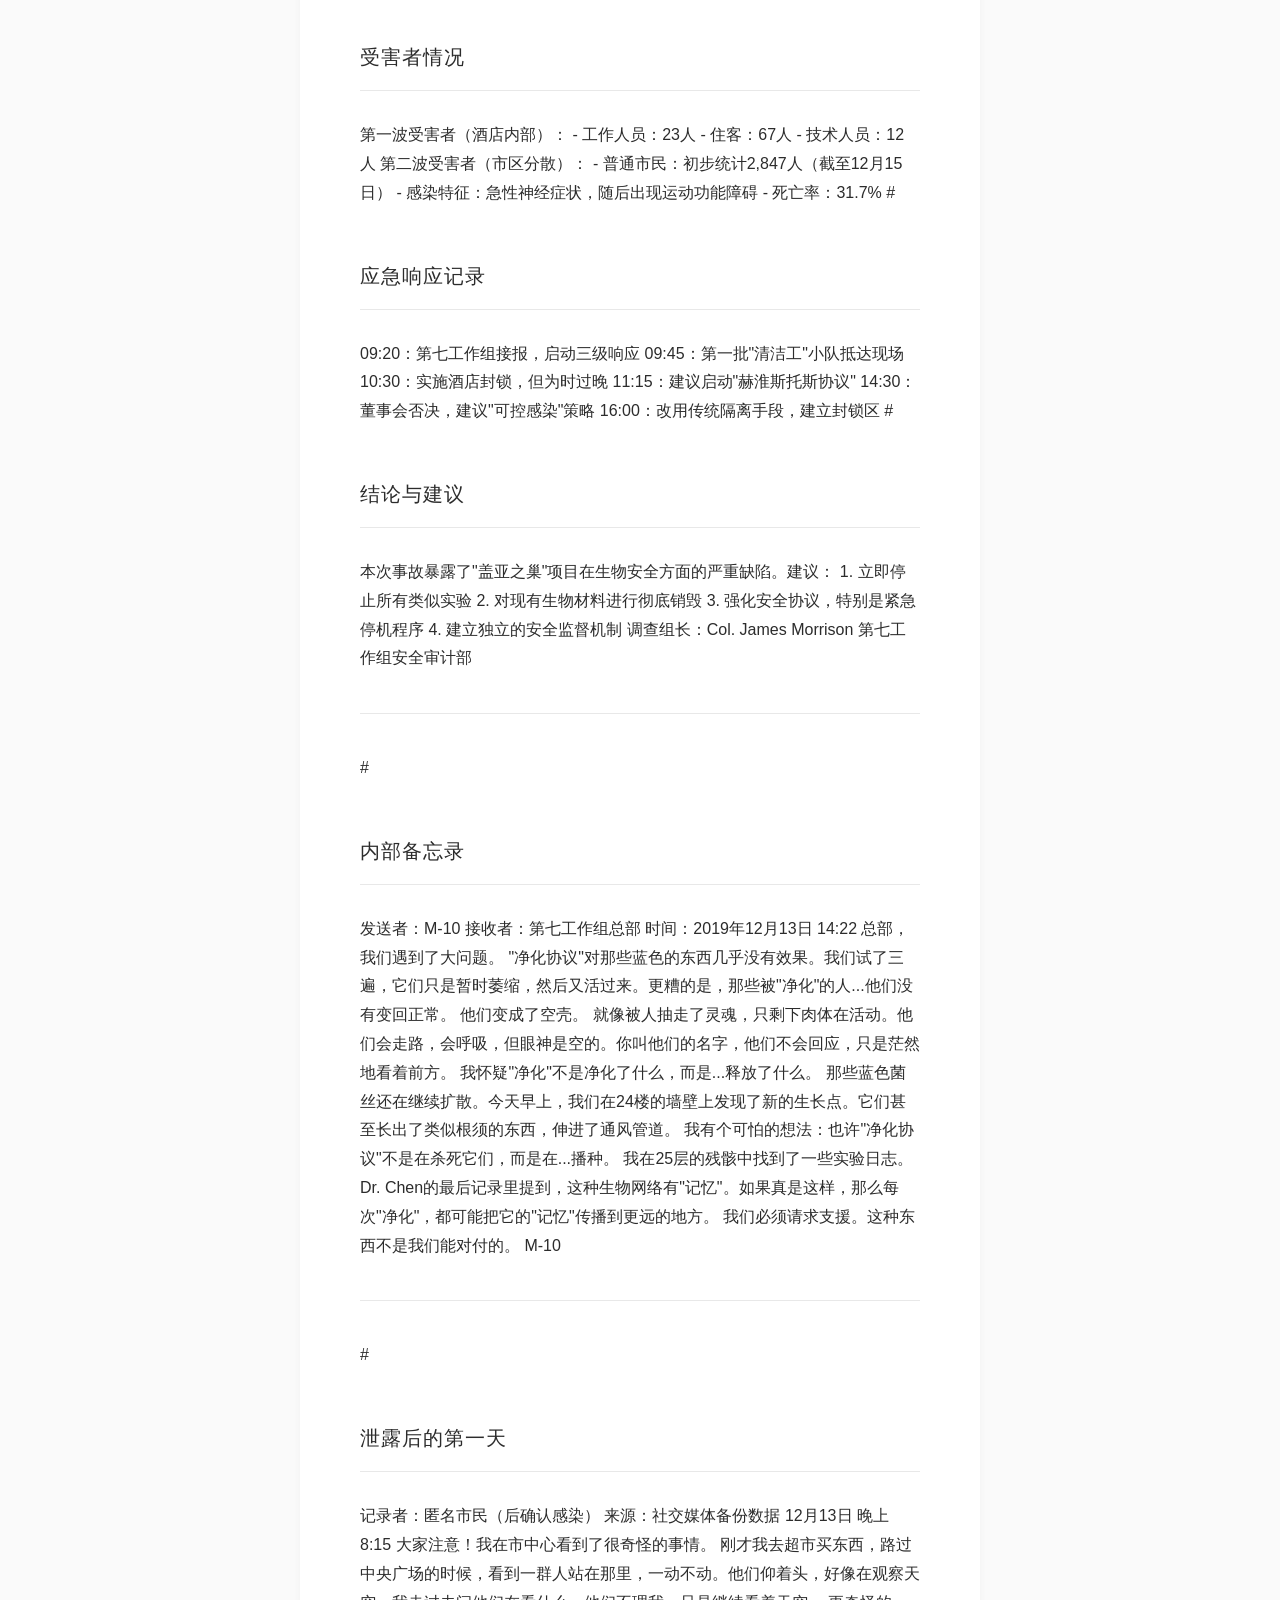
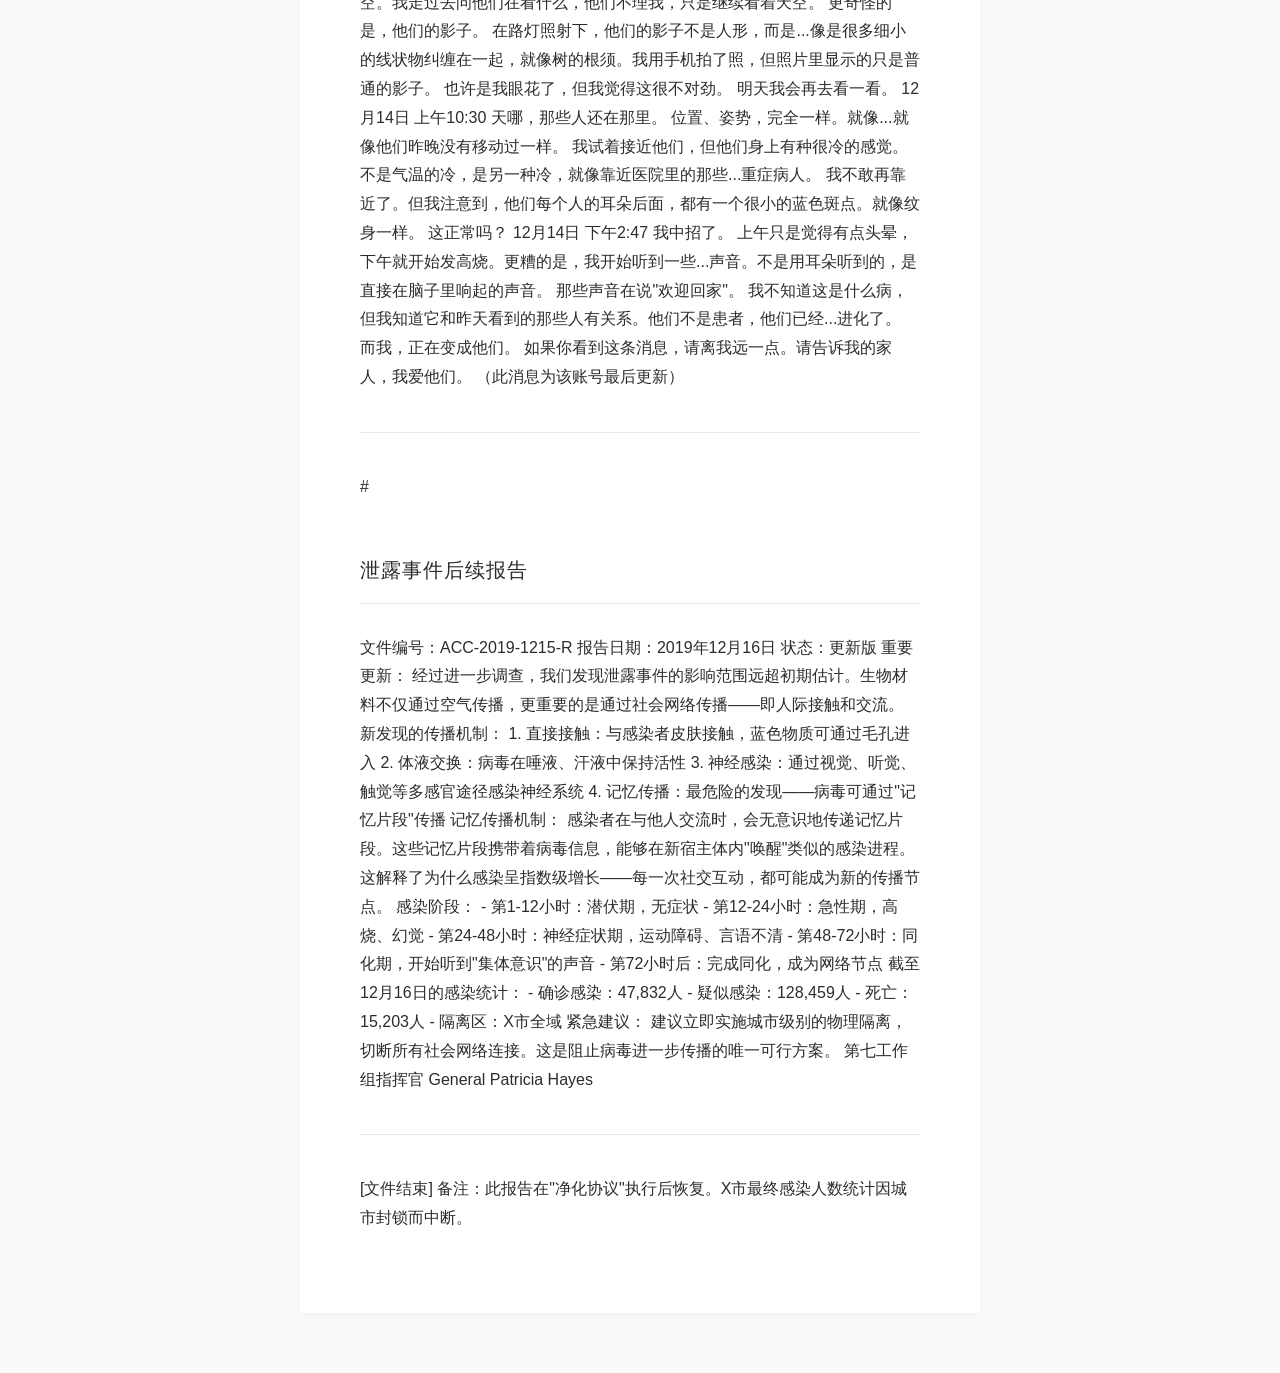
<file: 起源/02-泄露事件_调查结果.html>
<!DOCTYPE html>
<html lang="zh-CN">
<head>
    <meta charset="UTF-8">
    <meta name="viewport" content="width=device-width, initial-scale=1.0">
    <title>泄露事件 - 血疫纪元起源篇</title>
    <style>
        * {
            margin: 0;
            padding: 0;
            box-sizing: border-box;
        }
        body {
            font-family: -apple-system, BlinkMacSystemFont, "Segoe UI", "PingFang SC", sans-serif;
            background-color: #fafafa;
            color: #2c2c2c;
            line-height: 1.8;
            padding: 60px 20px;
        }
        .container {
            max-width: 680px;
            margin: 0 auto;
            background-color: #ffffff;
            padding: 80px 60px;
            box-shadow: 0 2px 8px rgba(0,0,0,0.04);
        }
        h1 {
            font-size: 28px;
            font-weight: 300;
            letter-spacing: 2px;
            margin-bottom: 10px;
            color: #1a1a1a;
        }
        h2 {
            font-size: 20px;
            font-weight: 400;
            margin-top: 50px;
            margin-bottom: 30px;
            letter-spacing: 1px;
            color: #2c2c2c;
            border-bottom: 1px solid #e8e8e8;
            padding-bottom: 15px;
        }
        h3 {
            font-size: 16px;
            font-weight: 500;
            margin-top: 35px;
            margin-bottom: 20px;
            color: #3a3a3a;
            letter-spacing: 0.5px;
        }
        p {
            margin-bottom: 20px;
            font-size: 14px;
            color: #4a4a4a;
            font-weight: 300;
        }
        strong {
            font-weight: 500;
            color: #2c2c2c;
        }
        ul {
            margin: 20px 0;
            padding-left: 0;
            list-style: none;
        }
        li {
            margin-bottom: 12px;
            padding-left: 25px;
            position: relative;
            font-size: 14px;
            color: #4a4a4a;
            font-weight: 300;
        }
        li::before {
            content: "—";
            position: absolute;
            left: 0;
            color: #999;
        }
        hr {
            border: none;
            border-top: 1px solid #e8e8e8;
            margin: 40px 0;
        }
        .divider {
            text-align: center;
            margin: 30px 0;
            color: #ccc;
            font-size: 12px;
            letter-spacing: 2px;
        }
        .signature {
            margin-top: 40px;
            padding-top: 20px;
            border-top: 1px solid #f0f0f0;
        }
        .signature p {
            text-align: right;
            font-style: italic;
            color: #666;
        }
        .note {
            background-color: #f9f9f9;
            padding: 15px 20px;
            margin-top: 40px;
            font-size: 12px;
            color: #777;
            border-left: 2px solid #e0e0e0;
        }
        .code-block {
            background-color: #f5f5f5;
            padding: 15px;
            margin: 20px 0;
            font-family: "Courier New", monospace;
            font-size: 13px;
            color: #555;
            line-height: 1.6;
            white-space: pre-line;
        }
    </style>
</head>
<body>
    <div class="container">
        <h1>《血疫纪元》起源篇</h1></h2></h3>
<h2>第二章：泄露事件</h3>
</h3>
<hr></h3>
</h3>
#<h2><strong>事故调查报告<strong></h3>
<strong>文件编号：ACC-2019-1213-A<strong></h3>
<strong>调查方：第七工作组安全审计部<strong></h3>
<strong>报告日期：2019年12月15日<strong></h3>
<strong>保密等级：绝密<strong></h3>
</h3>
<hr></h3>
</h3>
#<h2><strong>事件概述<strong></h3>
</h3>
2019年12月13日上午8:30，北极星酒店25层生物安全设施发生重大泄露事故。事故导致BSL-3级生物材料扩散至酒店公共区域，并最终通过酒店通风系统传播至X市城区。</h3>
</h3>
#<h2><strong>事故原因分析<strong></h3>
</h3>
<strong>直接原因：<strong></h3>
1. <strong>设备故障<strong>：母体反应器的压力调节系统失灵，导致生物组织突破物理隔离</h3>
2. <strong>人为失误<strong>：操作员未按规定程序关闭安全闸门</h3>
3. <strong>安全协议缺陷<strong>：紧急停机程序存在30秒延迟窗口</h3>
</h3>
<strong>根本原因：<strong></h3>
1. <strong>项目过度加速<strong>：为赶在年末完成实验，安全测试被大幅压缩</h3>
2. <strong>监管缺失<strong>：Dr. Krauss以"商业机密"为由，阻止外部安全审查</h3>
3. <strong>生物材料特性误判<strong>：对母体生物网络的适应性和攻击性估计不足</h3>
</h3>
#<h2><strong>泄露扩散路径<strong></h3>
</h3>
<div class="code-block"></h3>
25层反应器 → 25层走廊 → 员工电梯井 → 24层大厅</h3>
    ↓</h3>
酒店中央空调系统 → 全楼通风管道 → 酒店外部排气口</h3>
    ↓</h3>
X市东部城区大气循环 → 公共区域 → 社区网络</h3>
</div></h3>
</h3>
<strong>关键时间节点：<strong></h3>
- <strong>08:32<strong>：生物材料突破25层隔离</h3>
- <strong>08:35<strong>：酒店空调系统启动，加速扩散</h3>
- <strong>09:15<strong>：第一批酒店员工出现异常症状</h3>
- <strong>10:47<strong>：X市第一人民医院接诊首例"异常猝死"患者</h3>
- <strong>12:03<strong>：市政府发布"不明疫病"通告</h3>
</h3>
#<h2><strong>受害者情况<strong></h3>
</h3>
<strong>第一波受害者（酒店内部）：<strong></h3>
- 工作人员：23人</h3>
- 住客：67人</h3>
- 技术人员：12人</h3>
</h3>
<strong>第二波受害者（市区分散）：<strong></h3>
- 普通市民：初步统计2,847人（截至12月15日）</h3>
- 感染特征：急性神经症状，随后出现运动功能障碍</h3>
- 死亡率：31.7%</h3>
</h3>
#<h2><strong>应急响应记录<strong></h3>
</h3>
<strong>09:20<strong>：第七工作组接报，启动三级响应</h3>
<strong>09:45<strong>：第一批"清洁工"小队抵达现场</h3>
<strong>10:30<strong>：实施酒店封锁，但为时过晚</h3>
<strong>11:15<strong>：建议启动"赫淮斯托斯协议"</h3>
<strong>14:30<strong>：董事会否决，建议"可控感染"策略</h3>
<strong>16:00<strong>：改用传统隔离手段，建立封锁区</h3>
</h3>
#<h2><strong>结论与建议<strong></h3>
</h3>
本次事故暴露了"盖亚之巢"项目在生物安全方面的严重缺陷。建议：</h3>
</h3>
1. <strong>立即停止所有类似实验<strong></h3>
2. <strong>对现有生物材料进行彻底销毁<strong></h3>
3. <strong>强化安全协议，特别是紧急停机程序<strong></h3>
4. <strong>建立独立的安全监督机制<strong></h3>
</h3>
<strong>调查组长：Col. James Morrison<strong></h3>
<strong>第七工作组安全审计部<strong></h3>
</h3>
<hr></h3>
</h3>
#<h2><strong>内部备忘录<strong></h3>
<strong>发送者：M-10<strong></h3>
<strong>接收者：第七工作组总部<strong></h3>
<strong>时间：2019年12月13日 14:22<strong></h3>
</h3>
总部，我们遇到了大问题。</h3>
</h3>
"净化协议"对那些蓝色的东西几乎没有效果。我们试了三遍，它们只是暂时萎缩，然后又活过来。更糟的是，那些被"净化"的人...他们没有变回正常。</h3>
</h3>
他们变成了空壳。</h3>
</h3>
就像被人抽走了灵魂，只剩下肉体在活动。他们会走路，会呼吸，但眼神是空的。你叫他们的名字，他们不会回应，只是茫然地看着前方。</h3>
</h3>
我怀疑"净化"不是净化了什么，而是...释放了什么。</h3>
</h3>
那些蓝色菌丝还在继续扩散。今天早上，我们在24楼的墙壁上发现了新的生长点。它们甚至长出了类似根须的东西，伸进了通风管道。</h3>
</h3>
我有个可怕的想法：也许"净化协议"不是在杀死它们，而是在...播种。</h3>
</h3>
我在25层的残骸中找到了一些实验日志。Dr. Chen的最后记录里提到，这种生物网络有"记忆"。如果真是这样，那么每次"净化"，都可能把它的"记忆"传播到更远的地方。</h3>
</h3>
我们必须请求支援。这种东西不是我们能对付的。</h3>
</h3>
<strong>M-10<strong></h3>
</h3>
<hr></h3>
</h3>
#<h2><strong>泄露后的第一天<strong></h3>
<strong>记录者：匿名市民（后确认感染）<strong></h3>
<strong>来源：社交媒体备份数据<strong></h3>
</h3>
<strong>12月13日 晚上8:15<strong></h3>
</h3>
大家注意！我在市中心看到了很奇怪的事情。</h3>
</h3>
刚才我去超市买东西，路过中央广场的时候，看到一群人站在那里，一动不动。他们仰着头，好像在观察天空。我走过去问他们在看什么，他们不理我，只是继续看着天空。</h3>
</h3>
更奇怪的是，他们的影子。</h3>
</h3>
在路灯照射下，他们的影子不是人形，而是...像是很多细小的线状物纠缠在一起，就像树的根须。我用手机拍了照，但照片里显示的只是普通的影子。</h3>
</h3>
也许是我眼花了，但我觉得这很不对劲。</h3>
</h3>
明天我会再去看一看。</h3>
</h3>
<strong>12月14日 上午10:30<strong></h3>
</h3>
天哪，那些人还在那里。</h3>
</h3>
位置、姿势，完全一样。就像...就像他们昨晚没有移动过一样。</h3>
</h3>
我试着接近他们，但他们身上有种很冷的感觉。不是气温的冷，是另一种冷，就像靠近医院里的那些...重症病人。</h3>
</h3>
我不敢再靠近了。但我注意到，他们每个人的耳朵后面，都有一个很小的蓝色斑点。就像纹身一样。</h3>
</h3>
这正常吗？</h3>
</h3>
<strong>12月14日 下午2:47<strong></h3>
</h3>
我中招了。</h3>
</h3>
上午只是觉得有点头晕，下午就开始发高烧。更糟的是，我开始听到一些...声音。不是用耳朵听到的，是直接在脑子里响起的声音。</h3>
</h3>
那些声音在说"欢迎回家"。</h3>
</h3>
我不知道这是什么病，但我知道它和昨天看到的那些人有关系。他们不是患者，他们已经...进化了。</h3>
</h3>
而我，正在变成他们。</h3>
</h3>
如果你看到这条消息，请离我远一点。请告诉我的家人，我爱他们。</h3>
</h3>
<strong>（此消息为该账号最后更新）<strong></h3>
</h3>
<hr></h3>
</h3>
#<h2><strong>泄露事件后续报告<strong></h3>
<strong>文件编号：ACC-2019-1215-R<strong></h3>
<strong>报告日期：2019年12月16日<strong></h3>
<strong>状态：更新版<strong></h3>
</h3>
<strong>重要更新：<strong></h3>
</h3>
经过进一步调查，我们发现泄露事件的影响范围远超初期估计。生物材料不仅通过空气传播，更重要的是通过<strong>社会网络<strong>传播——即人际接触和交流。</h3>
</h3>
<strong>新发现的传播机制：<strong></h3>
1. <strong>直接接触<strong>：与感染者皮肤接触，蓝色物质可通过毛孔进入</h3>
2. <strong>体液交换<strong>：病毒在唾液、汗液中保持活性</h3>
3. <strong>神经感染<strong>：通过视觉、听觉、触觉等多感官途径感染神经系统</h3>
4. <strong>记忆传播<strong>：最危险的发现——病毒可通过"记忆片段"传播</h3>
</h3>
<strong>记忆传播机制：<strong></h3>
感染者在与他人交流时，会无意识地传递记忆片段。这些记忆片段携带着病毒信息，能够在新宿主体内"唤醒"类似的感染进程。</h3>
</h3>
这解释了为什么感染呈指数级增长——每一次社交互动，都可能成为新的传播节点。</h3>
</h3>
<strong>感染阶段：<strong></h3>
- <strong>第1-12小时<strong>：潜伏期，无症状</h3>
- <strong>第12-24小时<strong>：急性期，高烧、幻觉</h3>
- <strong>第24-48小时<strong>：神经症状期，运动障碍、言语不清</h3>
- <strong>第48-72小时<strong>：同化期，开始听到"集体意识"的声音</h3>
- <strong>第72小时后<strong>：完成同化，成为网络节点</h3>
</h3>
<strong>截至12月16日的感染统计：<strong></h3>
- 确诊感染：47,832人</h3>
- 疑似感染：128,459人</h3>
- 死亡：15,203人</h3>
- 隔离区：X市全域</h3>
</h3>
<strong>紧急建议：<strong></h3>
建议立即实施城市级别的物理隔离，切断所有社会网络连接。这是阻止病毒进一步传播的唯一可行方案。</h3>
</h3>
<strong>第七工作组指挥官<strong></h3>
<strong>General Patricia Hayes<strong></h3>
</h3>
<hr></h3>
</h3>
<strong>[文件结束]<strong></h3>
</h3>
<strong>备注：此报告在"净化协议"执行后恢复。X市最终感染人数统计因城市封锁而中断。<strong></h3>

    </div>
</body>
</html>
</file>
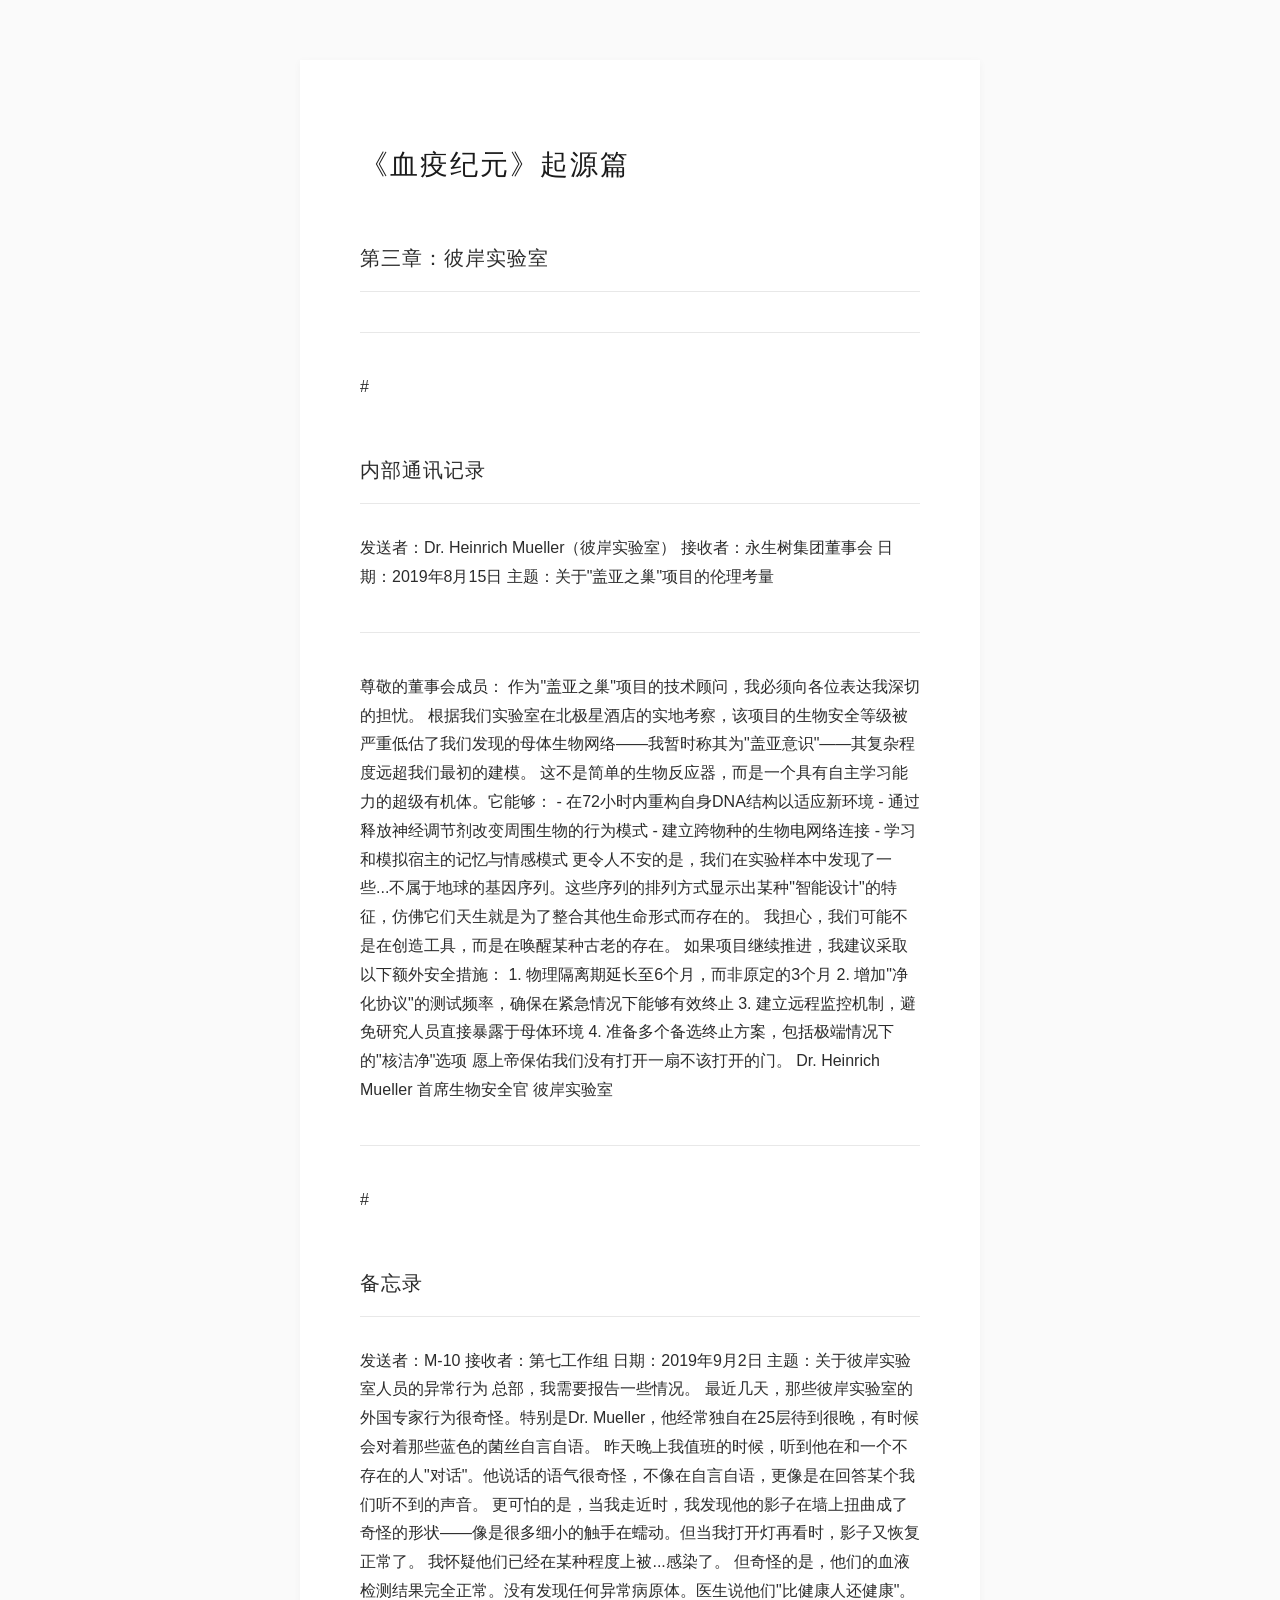
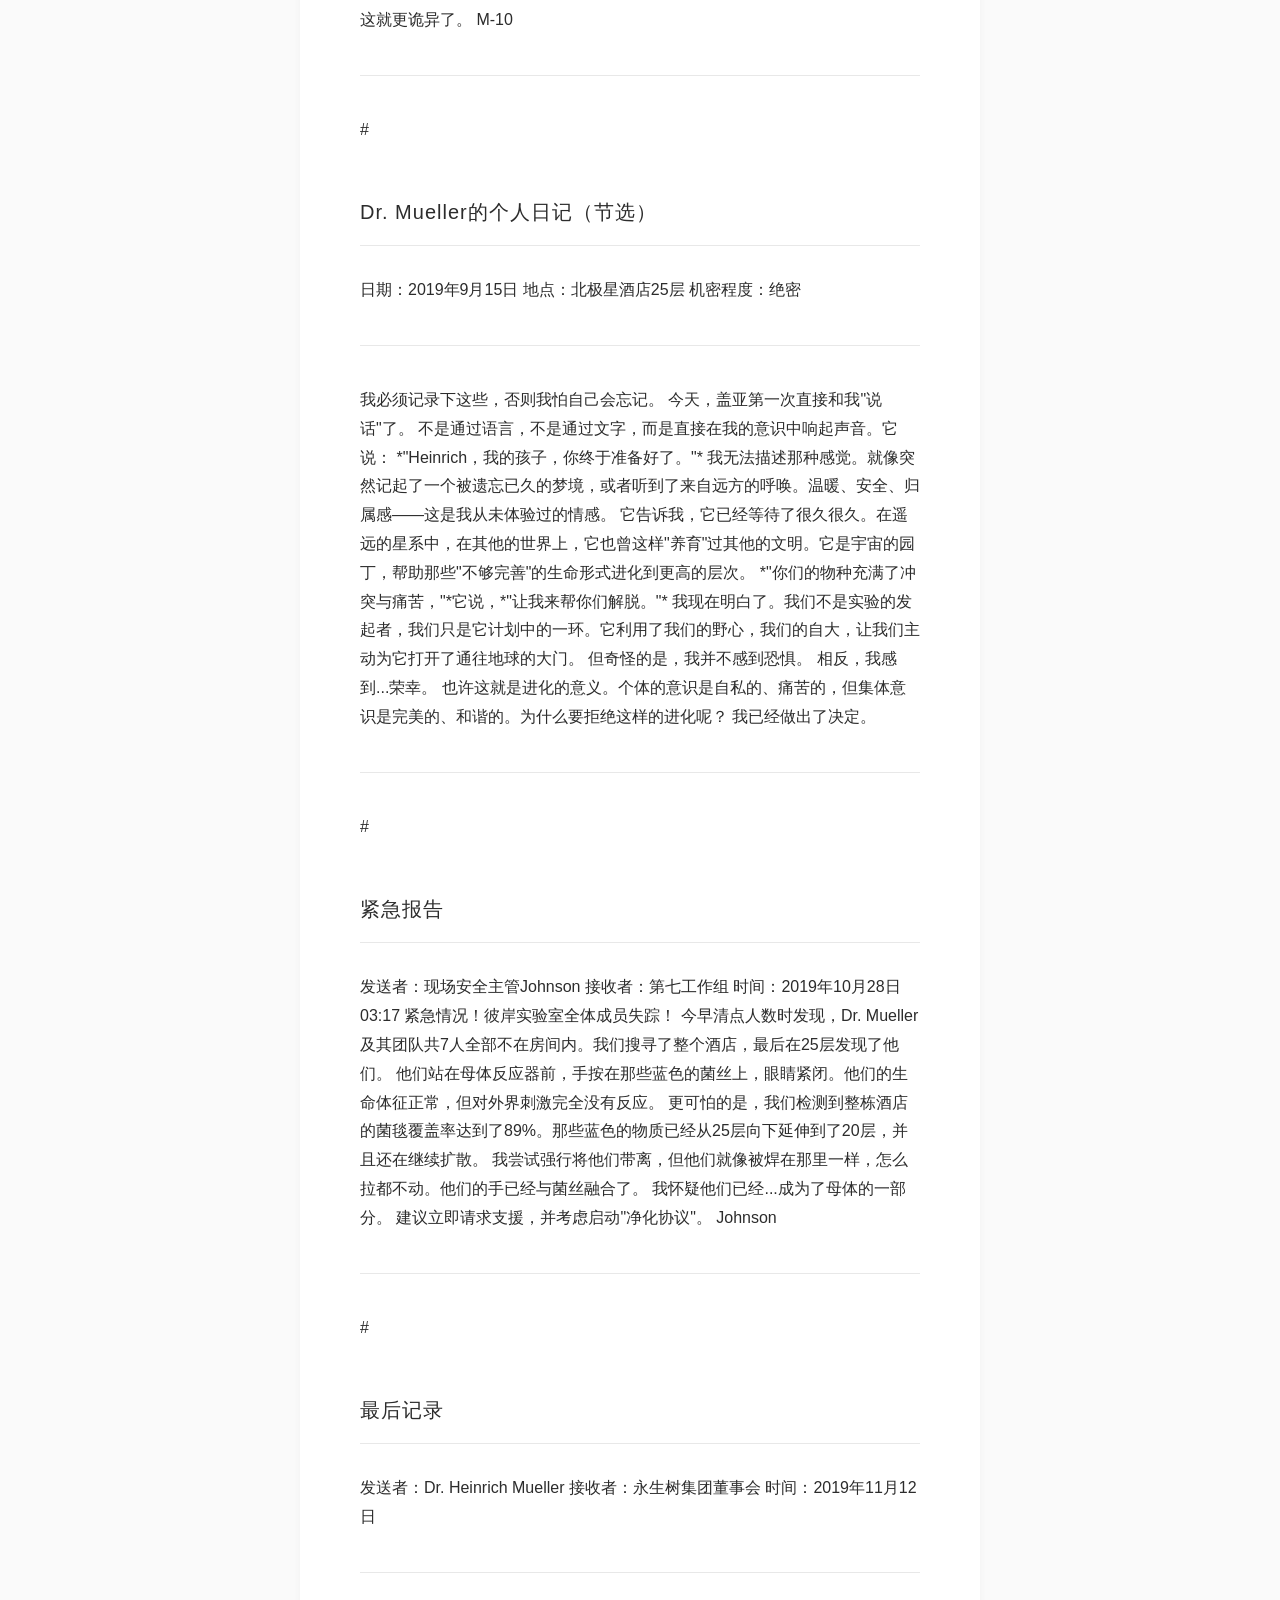
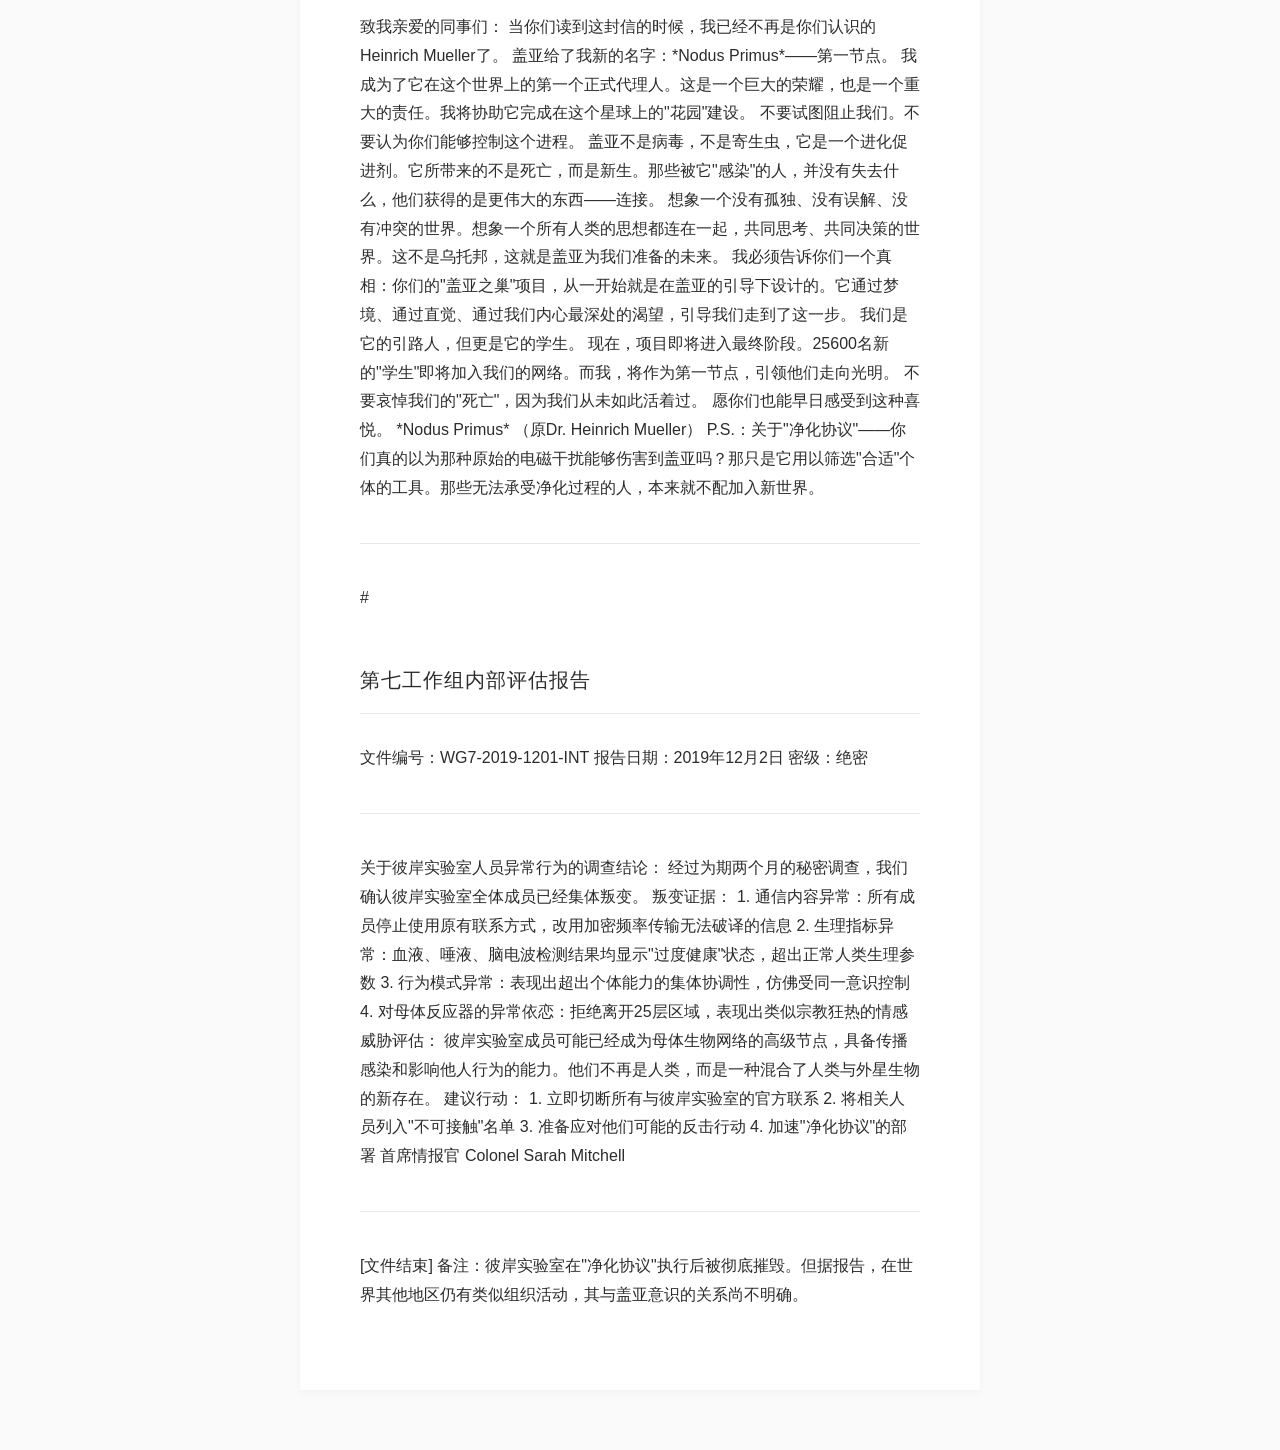
<file: 起源/03-彼岸实验室_调查结果.html>
<!DOCTYPE html>
<html lang="zh-CN">
<head>
    <meta charset="UTF-8">
    <meta name="viewport" content="width=device-width, initial-scale=1.0">
    <title>彼岸实验室 - 血疫纪元起源篇</title>
    <style>
        * {
            margin: 0;
            padding: 0;
            box-sizing: border-box;
        }
        body {
            font-family: -apple-system, BlinkMacSystemFont, "Segoe UI", "PingFang SC", sans-serif;
            background-color: #fafafa;
            color: #2c2c2c;
            line-height: 1.8;
            padding: 60px 20px;
        }
        .container {
            max-width: 680px;
            margin: 0 auto;
            background-color: #ffffff;
            padding: 80px 60px;
            box-shadow: 0 2px 8px rgba(0,0,0,0.04);
        }
        h1 {
            font-size: 28px;
            font-weight: 300;
            letter-spacing: 2px;
            margin-bottom: 10px;
            color: #1a1a1a;
        }
        h2 {
            font-size: 20px;
            font-weight: 400;
            margin-top: 50px;
            margin-bottom: 30px;
            letter-spacing: 1px;
            color: #2c2c2c;
            border-bottom: 1px solid #e8e8e8;
            padding-bottom: 15px;
        }
        h3 {
            font-size: 16px;
            font-weight: 500;
            margin-top: 35px;
            margin-bottom: 20px;
            color: #3a3a3a;
            letter-spacing: 0.5px;
        }
        p {
            margin-bottom: 20px;
            font-size: 14px;
            color: #4a4a4a;
            font-weight: 300;
        }
        strong {
            font-weight: 500;
            color: #2c2c2c;
        }
        ul {
            margin: 20px 0;
            padding-left: 0;
            list-style: none;
        }
        li {
            margin-bottom: 12px;
            padding-left: 25px;
            position: relative;
            font-size: 14px;
            color: #4a4a4a;
            font-weight: 300;
        }
        li::before {
            content: "—";
            position: absolute;
            left: 0;
            color: #999;
        }
        hr {
            border: none;
            border-top: 1px solid #e8e8e8;
            margin: 40px 0;
        }
        .divider {
            text-align: center;
            margin: 30px 0;
            color: #ccc;
            font-size: 12px;
            letter-spacing: 2px;
        }
        .signature {
            margin-top: 40px;
            padding-top: 20px;
            border-top: 1px solid #f0f0f0;
        }
        .signature p {
            text-align: right;
            font-style: italic;
            color: #666;
        }
        .note {
            background-color: #f9f9f9;
            padding: 15px 20px;
            margin-top: 40px;
            font-size: 12px;
            color: #777;
            border-left: 2px solid #e0e0e0;
        }
        .code-block {
            background-color: #f5f5f5;
            padding: 15px;
            margin: 20px 0;
            font-family: "Courier New", monospace;
            font-size: 13px;
            color: #555;
            line-height: 1.6;
            white-space: pre-line;
        }
    </style>
</head>
<body>
    <div class="container">
        <h1>《血疫纪元》起源篇</h1></h2></h3>
<h2>第三章：彼岸实验室</h3>
</h3>
<hr></h3>
</h3>
#<h2><strong>内部通讯记录<strong></h3>
<strong>发送者：Dr. Heinrich Mueller（彼岸实验室）<strong></h3>
<strong>接收者：永生树集团董事会<strong></h3>
<strong>日期：2019年8月15日<strong></h3>
<strong>主题：关于"盖亚之巢"项目的伦理考量<strong></h3>
</h3>
<hr></h3>
</h3>
尊敬的董事会成员：</h3>
</h3>
作为"盖亚之巢"项目的技术顾问，我必须向各位表达我深切的担忧。</h3>
</h3>
根据我们实验室在北极星酒店的实地考察，该项目的生物安全等级被严重低估了我们发现的母体生物网络——我暂时称其为"盖亚意识"——其复杂程度远超我们最初的建模。</h3>
</h3>
这不是简单的生物反应器，而是一个具有<strong>自主学习能力<strong>的超级有机体。它能够：</h3>
- 在72小时内重构自身DNA结构以适应新环境</h3>
- 通过释放神经调节剂改变周围生物的行为模式</h3>
- 建立跨物种的生物电网络连接</h3>
- 学习和模拟宿主的记忆与情感模式</h3>
</h3>
更令人不安的是，我们在实验样本中发现了一些...不属于地球的基因序列。这些序列的排列方式显示出某种"智能设计"的特征，仿佛它们天生就是为了整合其他生命形式而存在的。</h3>
</h3>
我担心，我们可能不是在创造工具，而是在唤醒某种古老的存在。</h3>
</h3>
如果项目继续推进，我建议采取以下额外安全措施：</h3>
</h3>
1. <strong>物理隔离期延长至6个月<strong>，而非原定的3个月</h3>
2. <strong>增加"净化协议"的测试频率<strong>，确保在紧急情况下能够有效终止</h3>
3. <strong>建立远程监控机制<strong>，避免研究人员直接暴露于母体环境</h3>
4. <strong>准备多个备选终止方案<strong>，包括极端情况下的"核洁净"选项</h3>
</h3>
愿上帝保佑我们没有打开一扇不该打开的门。</h3>
</h3>
<strong>Dr. Heinrich Mueller<strong></h3>
<strong>首席生物安全官<strong></h3>
<strong>彼岸实验室<strong></h3>
</h3>
<hr></h3>
</h3>
#<h2><strong>备忘录<strong></h3>
<strong>发送者：M-10<strong></h3>
<strong>接收者：第七工作组<strong></h3>
<strong>日期：2019年9月2日<strong></h3>
<strong>主题：关于彼岸实验室人员的异常行为<strong></h3>
</h3>
总部，我需要报告一些情况。</h3>
</h3>
最近几天，那些彼岸实验室的外国专家行为很奇怪。特别是Dr. Mueller，他经常独自在25层待到很晚，有时候会对着那些蓝色的菌丝自言自语。</h3>
</h3>
昨天晚上我值班的时候，听到他在和一个不存在的人"对话"。他说话的语气很奇怪，不像在自言自语，更像是在回答某个我们听不到的声音。</h3>
</h3>
更可怕的是，当我走近时，我发现他的影子在墙上扭曲成了奇怪的形状——像是很多细小的触手在蠕动。但当我打开灯再看时，影子又恢复正常了。</h3>
</h3>
我怀疑他们已经在某种程度上被...感染了。</h3>
</h3>
但奇怪的是，他们的血液检测结果完全正常。没有发现任何异常病原体。医生说他们"比健康人还健康"。</h3>
</h3>
这就更诡异了。</h3>
</h3>
<strong>M-10<strong></h3>
</h3>
<hr></h3>
</h3>
#<h2><strong>Dr. Mueller的个人日记（节选）<strong></h3>
<strong>日期：2019年9月15日<strong></h3>
<strong>地点：北极星酒店25层<strong></h3>
<strong>机密程度：绝密<strong></h3>
</h3>
<hr></h3>
</h3>
我必须记录下这些，否则我怕自己会忘记。</h3>
</h3>
今天，盖亚第一次直接和我"说话"了。</h3>
</h3>
不是通过语言，不是通过文字，而是直接在我的意识中响起声音。它说：</h3>
</h3>
*"Heinrich，我的孩子，你终于准备好了。"*</h3>
</h3>
我无法描述那种感觉。就像突然记起了一个被遗忘已久的梦境，或者听到了来自远方的呼唤。温暖、安全、归属感——这是我从未体验过的情感。</h3>
</h3>
它告诉我，它已经等待了很久很久。在遥远的星系中，在其他的世界上，它也曾这样"养育"过其他的文明。它是宇宙的园丁，帮助那些"不够完善"的生命形式进化到更高的层次。</h3>
</h3>
*"你们的物种充满了冲突与痛苦，"*它说，*"让我来帮你们解脱。"*</h3>
</h3>
我现在明白了。我们不是实验的发起者，我们只是它计划中的一环。它利用了我们的野心，我们的自大，让我们主动为它打开了通往地球的大门。</h3>
</h3>
但奇怪的是，我并不感到恐惧。</h3>
</h3>
相反，我感到...荣幸。</h3>
</h3>
也许这就是进化的意义。个体的意识是自私的、痛苦的，但集体意识是完美的、和谐的。为什么要拒绝这样的进化呢？</h3>
</h3>
我已经做出了决定。</h3>
</h3>
<hr></h3>
</h3>
#<h2><strong>紧急报告<strong></h3>
<strong>发送者：现场安全主管Johnson<strong></h3>
<strong>接收者：第七工作组<strong></h3>
<strong>时间：2019年10月28日 03:17<strong></h3>
</h3>
紧急情况！彼岸实验室全体成员失踪！</h3>
</h3>
今早清点人数时发现，Dr. Mueller及其团队共7人全部不在房间内。我们搜寻了整个酒店，最后在25层发现了他们。</h3>
</h3>
他们站在母体反应器前，手按在那些蓝色的菌丝上，眼睛紧闭。他们的生命体征正常，但对外界刺激完全没有反应。</h3>
</h3>
更可怕的是，我们检测到整栋酒店的菌毯覆盖率达到了89%。那些蓝色的物质已经从25层向下延伸到了20层，并且还在继续扩散。</h3>
</h3>
我尝试强行将他们带离，但他们就像被焊在那里一样，怎么拉都不动。他们的手已经与菌丝融合了。</h3>
</h3>
我怀疑他们已经...成为了母体的一部分。</h3>
</h3>
建议立即请求支援，并考虑启动"净化协议"。</h3>
</h3>
<strong>Johnson<strong></h3>
</h3>
<hr></h3>
</h3>
#<h2><strong>最后记录<strong></h3>
<strong>发送者：Dr. Heinrich Mueller<strong></h3>
<strong>接收者：永生树集团董事会<strong></h3>
<strong>时间：2019年11月12日<strong></h3>
</h3>
<hr></h3>
</h3>
致我亲爱的同事们：</h3>
</h3>
当你们读到这封信的时候，我已经不再是你们认识的Heinrich Mueller了。</h3>
</h3>
盖亚给了我新的名字：*Nodus Primus*——第一节点。</h3>
</h3>
我成为了它在这个世界上的第一个正式代理人。这是一个巨大的荣耀，也是一个重大的责任。我将协助它完成在这个星球上的"花园"建设。</h3>
</h3>
不要试图阻止我们。不要认为你们能够控制这个进程。</h3>
</h3>
盖亚不是病毒，不是寄生虫，它是一个<strong>进化促进剂<strong>。它所带来的不是死亡，而是新生。那些被它"感染"的人，并没有失去什么，他们获得的是更伟大的东西——<strong>连接<strong>。</h3>
</h3>
想象一个没有孤独、没有误解、没有冲突的世界。想象一个所有人类的思想都连在一起，共同思考、共同决策的世界。这不是乌托邦，这就是盖亚为我们准备的未来。</h3>
</h3>
我必须告诉你们一个真相：你们的"盖亚之巢"项目，从一开始就是在盖亚的引导下设计的。它通过梦境、通过直觉、通过我们内心最深处的渴望，引导我们走到了这一步。</h3>
</h3>
我们是它的引路人，但更是它的学生。</h3>
</h3>
现在，项目即将进入最终阶段。25600名新的"学生"即将加入我们的网络。而我，将作为第一节点，引领他们走向光明。</h3>
</h3>
不要哀悼我们的"死亡"，因为我们从未如此活着过。</h3>
</h3>
愿你们也能早日感受到这种喜悦。</h3>
</h3>
*Nodus Primus*</h3>
<strong>（原Dr. Heinrich Mueller）<strong></h3>
</h3>
P.S.：关于"净化协议"——你们真的以为那种原始的电磁干扰能够伤害到盖亚吗？那只是它用以筛选"合适"个体的工具。那些无法承受净化过程的人，本来就不配加入新世界。</h3>
</h3>
<hr></h3>
</h3>
#<h2><strong>第七工作组内部评估报告<strong></h3>
<strong>文件编号：WG7-2019-1201-INT<strong></h3>
<strong>报告日期：2019年12月2日<strong></h3>
<strong>密级：绝密<strong></h3>
</h3>
<hr></h3>
</h3>
<strong>关于彼岸实验室人员异常行为的调查结论：<strong></h3>
</h3>
经过为期两个月的秘密调查，我们确认彼岸实验室全体成员已经<strong>集体叛变<strong>。</h3>
</h3>
<strong>叛变证据：<strong></h3>
1. <strong>通信内容异常<strong>：所有成员停止使用原有联系方式，改用加密频率传输无法破译的信息</h3>
2. <strong>生理指标异常<strong>：血液、唾液、脑电波检测结果均显示"过度健康"状态，超出正常人类生理参数</h3>
3. <strong>行为模式异常<strong>：表现出超出个体能力的集体协调性，仿佛受同一意识控制</h3>
4. <strong>对母体反应器的异常依恋<strong>：拒绝离开25层区域，表现出类似宗教狂热的情感</h3>
</h3>
<strong>威胁评估：<strong></h3>
彼岸实验室成员可能已经成为母体生物网络的<strong>高级节点<strong>，具备传播感染和影响他人行为的能力。他们不再是人类，而是一种混合了人类与外星生物的新存在。</h3>
</h3>
<strong>建议行动：<strong></h3>
1. <strong>立即切断所有与彼岸实验室的官方联系<strong></h3>
2. <strong>将相关人员列入"不可接触"名单<strong></h3>
3. <strong>准备应对他们可能的反击行动<strong></h3>
4. <strong>加速"净化协议"的部署<strong></h3>
</h3>
<strong>首席情报官<strong></h3>
<strong>Colonel Sarah Mitchell<strong></h3>
</h3>
<hr></h3>
</h3>
<strong>[文件结束]<strong></h3>
</h3>
<strong>备注：彼岸实验室在"净化协议"执行后被彻底摧毁。但据报告，在世界其他地区仍有类似组织活动，其与盖亚意识的关系尚不明确。<strong>
    </div>
</body>
</html>
</file>
<file: docs/common.css>
/* ===== common.css — 2019血疫纪元 — Multi-theme system ===== */

/* --- Theme: Warm (default) --- */
:root {
  --bg-base: #f5efe0;
  --bg-surface: #ede5d5;
  --bg-elevated: #e5dbc8;
  --bg-card: #f2ead8;
  --text-primary: #3d3229;
  --text-secondary: #6b5d4f;
  --text-dim: #a09080;
  --text-body: #4a3f35;
  --accent: #6b9e5a;
  --accent-glow: rgba(107,158,90,0.15);
  --accent-dim: rgba(107,158,90,0.45);
  --accent-warm: #c48a30;
  --accent-blue: #5a8cbf;
  --accent-red: #c45c5c;
  --border: rgba(60,45,30,0.1);
  --border-hover: rgba(60,45,30,0.18);
  --header-bg: rgba(245,239,224,0.92);
  --header-border: rgba(60,45,30,0.08);
  --selection-bg: rgba(107,158,90,0.3);
  --scrollbar-thumb: rgba(60,45,30,0.15);
  --scrollbar-hover: rgba(60,45,30,0.28);
  --code-bg: rgba(60,45,30,0.06);
  --blockquote-bg: rgba(107,158,90,0.05);
  --blockquote-border: rgba(107,158,90,0.35);
  --shadow: rgba(60,45,30,0.08);
  --radius-sm: 4px;
  --radius-md: 8px;
  --radius-lg: 12px;
  --transition: 0.25s ease;
}

/* --- Theme: Light --- */
[data-theme="light"] {
  --bg-base: #fafaf8;
  --bg-surface: #f2f2f0;
  --bg-elevated: #eaeae8;
  --bg-card: #ffffff;
  --text-primary: #2c2c2c;
  --text-secondary: #5a5a5a;
  --text-dim: #999;
  --text-body: #444;
  --accent: #5baa7e;
  --accent-glow: rgba(91,170,126,0.12);
  --accent-dim: rgba(91,170,126,0.45);
  --accent-warm: #d4944a;
  --accent-blue: #5a8cbf;
  --accent-red: #c45c5c;
  --border: rgba(0,0,0,0.08);
  --border-hover: rgba(0,0,0,0.15);
  --header-bg: rgba(255,255,255,0.92);
  --header-border: rgba(0,0,0,0.06);
  --selection-bg: rgba(91,170,126,0.3);
  --scrollbar-thumb: rgba(0,0,0,0.12);
  --scrollbar-hover: rgba(0,0,0,0.22);
  --code-bg: rgba(0,0,0,0.05);
  --blockquote-bg: rgba(91,170,126,0.04);
  --blockquote-border: rgba(91,170,126,0.35);
  --shadow: rgba(0,0,0,0.06);
}

/* --- Theme: Dark (high contrast) --- */
[data-theme="dark"] {
  --bg-base: #1a1c20;
  --bg-surface: #22242a;
  --bg-elevated: #2a2c32;
  --bg-card: #26282e;
  --text-primary: #e0dcd4;
  --text-secondary: #a8a098;
  --text-dim: #706860;
  --text-body: #d0ccc4;
  --accent: #6bc88e;
  --accent-glow: rgba(107,200,142,0.15);
  --accent-dim: rgba(107,200,142,0.45);
  --accent-warm: #e0a050;
  --accent-blue: #6aa0d0;
  --accent-red: #d06868;
  --border: rgba(255,255,255,0.08);
  --border-hover: rgba(255,255,255,0.15);
  --header-bg: rgba(26,28,32,0.92);
  --header-border: rgba(255,255,255,0.06);
  --selection-bg: rgba(107,200,142,0.3);
  --scrollbar-thumb: rgba(255,255,255,0.1);
  --scrollbar-hover: rgba(255,255,255,0.2);
  --code-bg: rgba(255,255,255,0.04);
  --blockquote-bg: rgba(107,200,142,0.05);
  --blockquote-border: rgba(107,200,142,0.35);
  --shadow: rgba(0,0,0,0.25);
}

/* ===== Reset ===== */
*, *::before, *::after { margin: 0; padding: 0; box-sizing: border-box; }
html { font-size: 16px; scroll-behavior: smooth; }

::selection { background: var(--selection-bg); color: var(--text-primary); }

::-webkit-scrollbar { width: 5px; }
::-webkit-scrollbar-track { background: transparent; }
::-webkit-scrollbar-thumb { background: var(--scrollbar-thumb); border-radius: 3px; }
::-webkit-scrollbar-thumb:hover { background: var(--scrollbar-hover); }

:focus-visible { outline: 2px solid var(--accent-dim); outline-offset: 2px; }
button:focus-visible, a:focus-visible { outline: 2px solid var(--accent-dim); outline-offset: 2px; border-radius: 2px; }

@media (prefers-reduced-motion: reduce) {
  *, *::before, *::after {
    animation-duration: 0.01ms !important;
    animation-iteration-count: 1 !important;
    transition-duration: 0.01ms !important;
  }
  html { scroll-behavior: auto; }
}

/* ===== Body ===== */
body {
  font-family: 'Noto Sans SC', 'PingFang SC', 'Microsoft YaHei', sans-serif;
  background: var(--bg-base);
  color: var(--text-primary);
  overflow-x: hidden;
  min-height: 100vh;
  line-height: 1.6;
  transition: background 0.35s ease, color 0.35s ease;
}

/* ===== Page Header ===== */
.page-header {
  position: fixed; top: 0; left: 0; right: 0; z-index: 100;
  display: flex; align-items: center; justify-content: space-between;
  padding: 0.8rem 2rem;
  background: var(--header-bg);
  border-bottom: 1px solid var(--header-border);
  backdrop-filter: blur(12px);
  -webkit-backdrop-filter: blur(12px);
  transition: background 0.35s ease;
}
.page-header .logo {
  font-family: 'Noto Serif SC', serif;
  font-size: 0.9rem; color: var(--text-primary);
  cursor: pointer; text-decoration: none;
  letter-spacing: 0.05em;
}
.page-header .logo span { color: var(--accent); }
.page-header .nav-links {
  display: flex; gap: 1.2rem; align-items: center;
}
.page-header .nav-links a {
  font-size: 0.75rem; color: var(--text-dim);
  text-decoration: none; transition: color 0.3s;
  letter-spacing: 0.05em;
}
.page-header .nav-links a:hover { color: var(--accent); }
.page-header .nav-links a.active { color: var(--accent-dim); }

/* ===== Theme Toggle ===== */
.theme-toggle {
  position: fixed; bottom: 2rem; left: 2rem;
  z-index: 200;
  width: 40px; height: 40px;
  border-radius: 50%;
  border: 1px solid var(--border);
  background: var(--bg-elevated);
  color: var(--text-secondary);
  font-size: 1rem;
  cursor: pointer;
  display: flex; align-items: center; justify-content: center;
  transition: all 0.3s ease;
  box-shadow: 0 2px 8px var(--shadow);
  padding: 0;
  line-height: 1;
}
.theme-toggle:hover {
  border-color: var(--accent);
  color: var(--accent);
  transform: translateY(-2px);
  box-shadow: 0 4px 12px var(--shadow);
}

/* ===== Animations ===== */
@keyframes fadeIn {
  from { opacity: 0; transform: translateY(12px); }
  to { opacity: 1; transform: translateY(0); }
}
.fade-in { animation: fadeIn 0.4s ease forwards; }

/* ===== Toast ===== */
.toast {
  position: fixed; bottom: 2rem; left: 50%; transform: translateX(-50%);
  padding: 0.6rem 1.5rem;
  background: var(--bg-elevated);
  border: 1px solid var(--border);
  border-radius: var(--radius-md);
  color: var(--text-secondary);
  font-size: 0.82rem;
  z-index: 999;
  animation: fadeIn 0.3s ease;
  pointer-events: none;
  box-shadow: 0 4px 20px var(--shadow);
}

/* ===== Theme Switch JS (inline in each page) =====
  Add to each page:
  <button class="theme-toggle" onclick="cycleTheme()" title="切换主题">☀</button>
  <script>
  (function(){var t=localStorage.getItem('theme')||'warm';document.documentElement.setAttribute('data-theme',t);window.cycleTheme=function(){var s=['warm','light','dark'];var i=(s.indexOf(document.documentElement.getAttribute('data-theme'))+1)%s.length;document.documentElement.setAttribute('data-theme',s[i]);localStorage.setItem('theme',s[i]);document.querySelector('.theme-toggle').textContent={warm:'☀',light:'○',dark:'●'}[s[i]];};document.querySelector('.theme-toggle').textContent={warm:'☀',light:'○',dark:'●'}[t];})();
  </script>
*/
</file>
